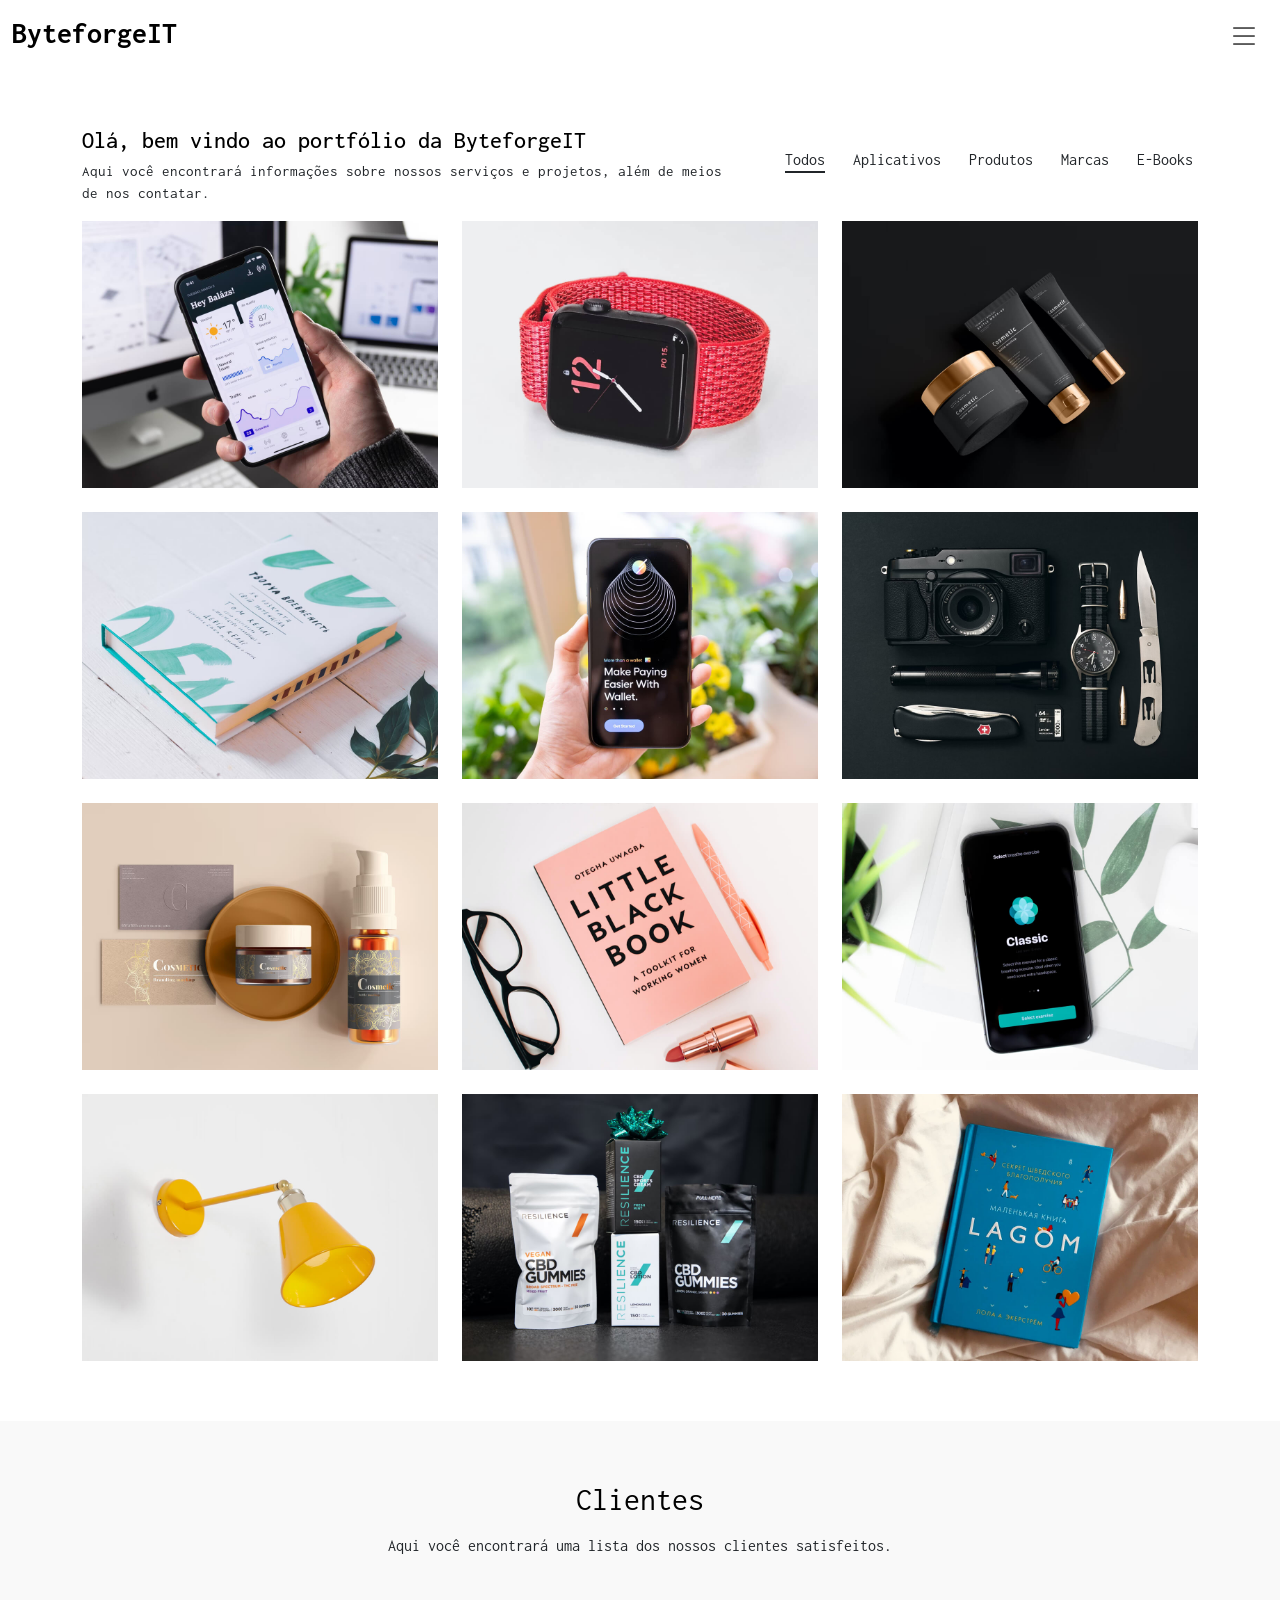
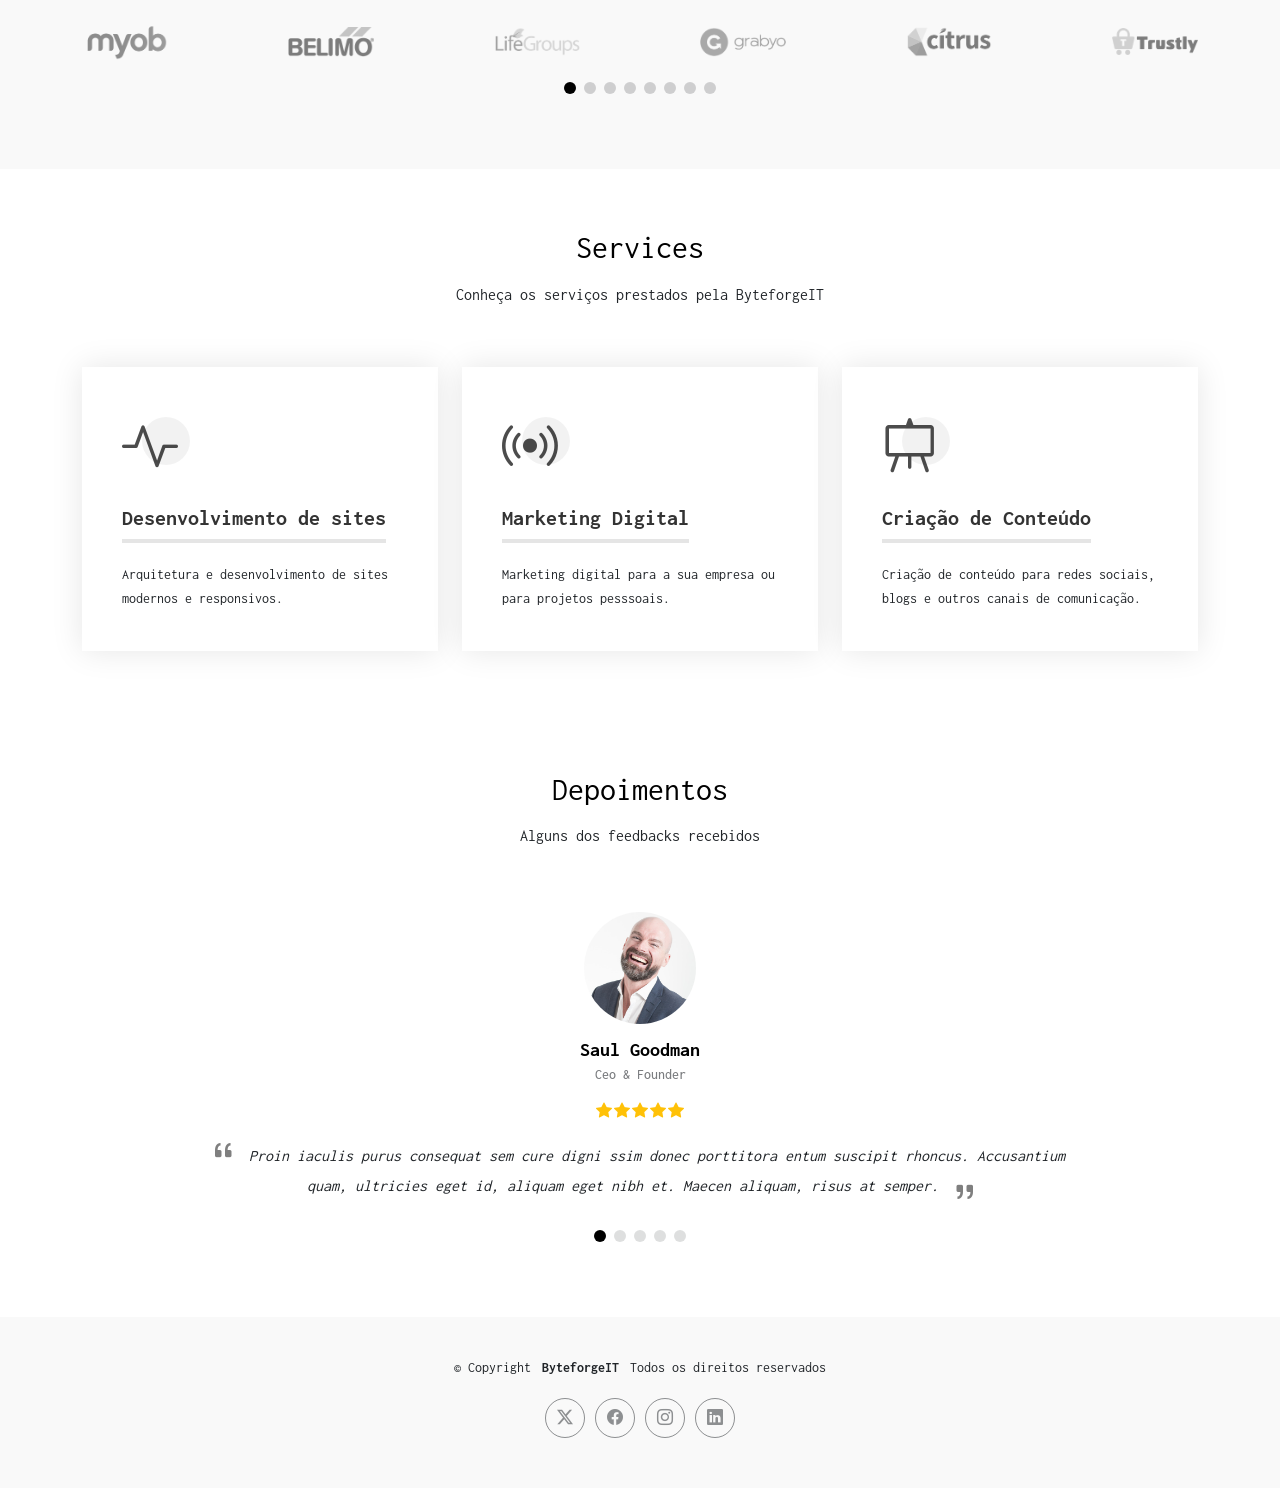
<file: index.html>
<!DOCTYPE html>
<html lang="en">

<head>
  <meta charset="utf-8">
  <meta content="width=device-width, initial-scale=1.0" name="viewport">
  <title>Index - byteforgeit</title>
  <meta name="description" content="">
  <meta name="keywords" content="">

  <!-- Favicons -->
  <link href="assets/img/favicon.png" rel="icon">
  <link href="assets/img/apple-touch-icon.png" rel="apple-touch-icon">

  <!-- Fonts -->
  <link href="https://fonts.googleapis.com" rel="preconnect">
  <link href="https://fonts.gstatic.com" rel="preconnect" crossorigin>
  <link href="https://fonts.googleapis.com/css2?family=Inconsolata:wght@200;300;400;500;600;700;800;900&display=swap" rel="stylesheet">

  <!-- Vendor CSS Files -->
  <link href="assets/vendor/bootstrap/css/bootstrap.min.css" rel="stylesheet">
  <link href="assets/vendor/bootstrap-icons/bootstrap-icons.css" rel="stylesheet">
  <link href="assets/vendor/aos/aos.css" rel="stylesheet">
  <link href="assets/vendor/glightbox/css/glightbox.min.css" rel="stylesheet">
  <link href="assets/vendor/swiper/swiper-bundle.min.css" rel="stylesheet">

  <!-- Main CSS File -->
  <link href="assets/css/main.css" rel="stylesheet">

  <!-- =======================================================
  * Template Name: MyPortfolio
  * Template URL: https://bootstrapmade.com/myportfolio-bootstrap-portfolio-website-template/
  * Updated: Aug 08 2024 with Bootstrap v5.3.3
  * Author: BootstrapMade.com
  * License: https://bootstrapmade.com/license/
  ======================================================== -->
</head>

<body class="index-page">

  <header id="header" class="header d-flex align-items-center sticky-top">
    <div class="container-fluid  position-relative d-flex align-items-center justify-content-between">

      <a href="index.html" class="logo d-flex align-items-center">
        <!-- Uncomment the line below if you also wish to use an image logo -->
        <!-- <img src="assets/img/logo.png" alt=""> -->
        <h1 class="sitename">ByteforgeIT</h1>
      </a>

      <nav id="navmenu" class="navmenu">
        <ul>
          <li><a href="index.html" class="active">Home</a></li>
          <li><a href="contact.html">Contact</a></li>
        </ul>
        <i class="mobile-nav-toggle d-xl-none bi bi-list"></i>
      </nav>

    </div>
  </header>

  <main class="main">

    <!-- Portfolio Section -->
    <section id="portfolio" class="portfolio section">

      <div class="container">

        <div class="isotope-layout" data-default-filter="*" data-layout="masonry" data-sort="original-order">

          <div class="row align-items-center">
            <div class="col-lg-7 portfolio-info">
              <h3>Olá, bem vindo ao portfólio da ByteforgeIT</h3>
              <p>Aqui você encontrará informações sobre nossos serviços e projetos, além de meios de nos contatar.</p>
            </div>
            <div class="col-lg-5 text-center text-lg-end">
              <ul class="portfolio-filters isotope-filters" data-aos="fade-up" data-aos-delay="100">
                <li data-filter="*" class="filter-active">Todos</li>
                <li data-filter=".filter-app">Aplicativos</li>
                <li data-filter=".filter-product">Produtos</li>
                <li data-filter=".filter-branding">Marcas</li>
                <li data-filter=".filter-books">E-Books</li>
              </ul><!-- End Portfolio Filters -->
            </div>
          </div>

          <div class="row gy-4 isotope-container" data-aos="fade-up" data-aos-delay="200" style="position: relative; height: 1344px;">

            <div class="col-lg-4 col-md-6 portfolio-item isotope-item filter-app" style="position: absolute; left: 0px; top: 0px;">
              <div class="portfolio-content h-100">
                <img src="assets/img/portfolio/app-1.jpg" class="img-fluid" alt="">
                <div class="portfolio-info">
                  <h4>App 1</h4>
                  <p>Lorem ipsum</p>
                  <div>
                    <a href="assets/img/portfolio/app-1.jpg" title="App 1" data-gallery="portfolio-gallery-app" class="glightbox preview-link"><i class="bi bi-zoom-in"></i></a>                  </div>
                </div>
              </div>
            </div><!-- End Portfolio Item -->

            <div class="col-lg-4 col-md-6 portfolio-item isotope-item filter-product" style="position: absolute; left: 440px; top: 0px;">
              <div class="portfolio-content h-100">
                <img src="assets/img/portfolio/product-1.jpg" class="img-fluid" alt="">
                <div class="portfolio-info">
                  <h4>Product 1</h4>
                  <p>Lorem ipsum</p>
                  <div>
                    <a href="assets/img/portfolio/product-1.jpg" title="Product 1" data-gallery="portfolio-gallery-product" class="glightbox preview-link"><i class="bi bi-zoom-in"></i></a>                  </div>
                </div>
              </div>
            </div><!-- End Portfolio Item -->

            <div class="col-lg-4 col-md-6 portfolio-item isotope-item filter-branding" style="position: absolute; left: 880px; top: 0px;">
              <div class="portfolio-content h-100">
                <img src="assets/img/portfolio/branding-1.jpg" class="img-fluid" alt="">
                <div class="portfolio-info">
                  <h4>Branding 1</h4>
                  <p>Lorem ipsum</p>
                  <div>
                    <a href="assets/img/portfolio/branding-1.jpg" title="Branding 1" data-gallery="portfolio-gallery-branding" class="glightbox preview-link"><i class="bi bi-zoom-in"></i></a>                  </div>
                </div>
              </div>
            </div><!-- End Portfolio Item -->

            <div class="col-lg-4 col-md-6 portfolio-item isotope-item filter-books" style="position: absolute; left: 0px; top: 336px;">
              <div class="portfolio-content h-100">
                <img src="assets/img/portfolio/books-1.jpg" class="img-fluid" alt="">
                <div class="portfolio-info">
                  <h4>Books 1</h4>
                  <p>Lorem ipsum</p>
                  <div>
                    <a href="assets/img/portfolio/books-1.jpg" title="Branding 1" data-gallery="portfolio-gallery-book" class="glightbox preview-link"><i class="bi bi-zoom-in"></i></a>                  </div>
                </div>
              </div>
            </div><!-- End Portfolio Item -->

            <div class="col-lg-4 col-md-6 portfolio-item isotope-item filter-app" style="position: absolute; left: 440px; top: 336px;">
              <div class="portfolio-content h-100">
                <img src="assets/img/portfolio/app-2.jpg" class="img-fluid" alt="">
                <div class="portfolio-info">
                  <h4>App 2</h4>
                  <p>Lorem ipsum</p>
                  <div>
                    <a href="assets/img/portfolio/app-2.jpg" title="App 2" data-gallery="portfolio-gallery-app" class="glightbox preview-link"><i class="bi bi-zoom-in"></i></a>                  </div>
                </div>
              </div>
            </div><!-- End Portfolio Item -->

            <div class="col-lg-4 col-md-6 portfolio-item isotope-item filter-product" style="position: absolute; left: 880px; top: 336px;">
              <div class="portfolio-content h-100">
                <img src="assets/img/portfolio/product-2.jpg" class="img-fluid" alt="">
                <div class="portfolio-info">
                  <h4>Product 2</h4>
                  <p>Lorem ipsum</p>
                  <div>
                    <a href="assets/img/portfolio/product-2.jpg" title="Product 2" data-gallery="portfolio-gallery-product" class="glightbox preview-link"><i class="bi bi-zoom-in"></i></a>                  </div>
                </div>
              </div>
            </div><!-- End Portfolio Item -->

            <div class="col-lg-4 col-md-6 portfolio-item isotope-item filter-branding" style="position: absolute; left: 0px; top: 672px;">
              <div class="portfolio-content h-100">
                <img src="assets/img/portfolio/branding-2.jpg" class="img-fluid" alt="">
                <div class="portfolio-info">
                  <h4>Branding 2</h4>
                  <p>Lorem ipsum</p>
                  <div>
                    <a href="assets/img/portfolio/branding-2.jpg" title="Branding 2" data-gallery="portfolio-gallery-branding" class="glightbox preview-link"><i class="bi bi-zoom-in"></i></a>                  </div>
                </div>
              </div>
            </div><!-- End Portfolio Item -->

            <div class="col-lg-4 col-md-6 portfolio-item isotope-item filter-books" style="position: absolute; left: 440px; top: 672px;">
              <div class="portfolio-content h-100">
                <img src="assets/img/portfolio/books-2.jpg" class="img-fluid" alt="">
                <div class="portfolio-info">
                  <h4>Books 2</h4>
                  <p>Lorem ipsum</p>
                  <div>
                    <a href="assets/img/portfolio/books-2.jpg" title="Branding 2" data-gallery="portfolio-gallery-book" class="glightbox preview-link"><i class="bi bi-zoom-in"></i></a>                  </div>
                </div>
              </div>
            </div><!-- End Portfolio Item -->

            <div class="col-lg-4 col-md-6 portfolio-item isotope-item filter-app" style="position: absolute; left: 880px; top: 672px;">
              <div class="portfolio-content h-100">
                <img src="assets/img/portfolio/app-3.jpg" class="img-fluid" alt="">
                <div class="portfolio-info">
                  <h4>App 3</h4>
                  <p>Lorem ipsum</p>
                  <div>
                    <a href="assets/img/portfolio/app-3.jpg" title="App 3" data-gallery="portfolio-gallery-app" class="glightbox preview-link"><i class="bi bi-zoom-in"></i></a>                  </div>
                </div>
              </div>
            </div><!-- End Portfolio Item -->

            <div class="col-lg-4 col-md-6 portfolio-item isotope-item filter-product" style="position: absolute; left: 0px; top: 1008px;">
              <div class="portfolio-content h-100">
                <img src="assets/img/portfolio/product-3.jpg" class="img-fluid" alt="">
                <div class="portfolio-info">
                  <h4>Product 3</h4>
                  <p>Lorem ipsum</p>
                  <div>
                    <a href="assets/img/portfolio/product-3.jpg" title="Product 3" data-gallery="portfolio-gallery-product" class="glightbox preview-link"><i class="bi bi-zoom-in"></i></a>                  </div>
                </div>
              </div>
            </div><!-- End Portfolio Item -->

            <div class="col-lg-4 col-md-6 portfolio-item isotope-item filter-branding" style="position: absolute; left: 440px; top: 1008px;">
              <div class="portfolio-content h-100">
                <img src="assets/img/portfolio/branding-3.jpg" class="img-fluid" alt="">
                <div class="portfolio-info">
                  <h4>Branding 3</h4>
                  <p>Lorem ipsum</p>
                  <div>
                    <a href="assets/img/portfolio/branding-3.jpg" title="Branding 2" data-gallery="portfolio-gallery-branding" class="glightbox preview-link"><i class="bi bi-zoom-in"></i></a>                  </div>
                </div>
              </div>
            </div><!-- End Portfolio Item -->

            <div class="col-lg-4 col-md-6 portfolio-item isotope-item filter-books" style="position: absolute; left: 880px; top: 1008px;">
              <div class="portfolio-content h-100">
                <img src="assets/img/portfolio/books-3.jpg" class="img-fluid" alt="">
                <div class="portfolio-info">
                  <h4>Books 3</h4>
                  <p>Lorem ipsum</p>
                  <div>
                    <a href="assets/img/portfolio/books-3.jpg" title="Branding 3" data-gallery="portfolio-gallery-book" class="glightbox preview-link"><i class="bi bi-zoom-in"></i></a>                  </div>
                </div>
              </div>
            </div><!-- End Portfolio Item -->

          </div><!-- End Portfolio Container -->

        </div>

      </div>

    </section><!-- /Portfolio Section -->

    <!-- Clients Section -->
    <section id="clients" class="clients section light-background">

      <!-- Section Title -->
      <div class="container section-title" data-aos="fade-up">
        <h2>Clientes</h2>
        <p>Aqui você encontrará uma lista dos nossos clientes satisfeitos.</p>
      </div><!-- End Section Title -->

      <div class="container" data-aos="fade-up" data-aos-delay="100">

        <div class="swiper init-swiper">
          <script type="application/json" class="swiper-config">
            {
              "loop": true,
              "speed": 600,
              "autoplay": {
                "delay": 5000
              },
              "slidesPerView": "auto",
              "pagination": {
                "el": ".swiper-pagination",
                "type": "bullets",
                "clickable": true
              },
              "breakpoints": {
                "320": {
                  "slidesPerView": 2,
                  "spaceBetween": 40
                },
                "480": {
                  "slidesPerView": 3,
                  "spaceBetween": 60
                },
                "640": {
                  "slidesPerView": 4,
                  "spaceBetween": 80
                },
                "992": {
                  "slidesPerView": 6,
                  "spaceBetween": 120
                }
              }
            }
          </script>
          <div class="swiper-wrapper align-items-center">
            <div class="swiper-slide"><img src="assets/img/clients/client-1.png" class="img-fluid" alt=""></div>
            <div class="swiper-slide"><img src="assets/img/clients/client-2.png" class="img-fluid" alt=""></div>
            <div class="swiper-slide"><img src="assets/img/clients/client-3.png" class="img-fluid" alt=""></div>
            <div class="swiper-slide"><img src="assets/img/clients/client-4.png" class="img-fluid" alt=""></div>
            <div class="swiper-slide"><img src="assets/img/clients/client-5.png" class="img-fluid" alt=""></div>
            <div class="swiper-slide"><img src="assets/img/clients/client-6.png" class="img-fluid" alt=""></div>
            <div class="swiper-slide"><img src="assets/img/clients/client-7.png" class="img-fluid" alt=""></div>
            <div class="swiper-slide"><img src="assets/img/clients/client-8.png" class="img-fluid" alt=""></div>
          </div>
          <div class="swiper-pagination"></div>
        </div>

      </div>

    </section><!-- /Clients Section -->

    <!-- Services Section -->
    <section id="services" class="services section">

      <!-- Section Title -->
      <div class="container section-title" data-aos="fade-up">
        <h2>Services</h2>
        <p>Conheça os serviços prestados pela ByteforgeIT</p>
      </div><!-- End Section Title -->

      <div class="container">

        <div class="row gy-4">

          <div class="col-lg-4 col-md-6" data-aos="fade-up" data-aos-delay="100">
            <div class="service-item  position-relative">
              <div class="icon">
                <i class="bi bi-activity"></i>
              </div>
              <h3>Desenvolvimento de sites</h3>
              <p>Arquitetura e desenvolvimento de sites modernos e responsivos.</p>            </div>
          </div><!-- End Service Item -->

          <div class="col-lg-4 col-md-6" data-aos="fade-up" data-aos-delay="200">
            <div class="service-item position-relative">
              <div class="icon">
                <i class="bi bi-broadcast"></i>
              </div>
              <h3>Marketing Digital</h3>
              <p>Marketing digital para a sua empresa ou para projetos pesssoais.</p>            </div>
          </div><!-- End Service Item -->

          <div class="col-lg-4 col-md-6" data-aos="fade-up" data-aos-delay="300">
            <div class="service-item position-relative">
              <div class="icon">
                <i class="bi bi-easel"></i>
              </div>
              <h3>Criação de Conteúdo</h3>
              <p>Criação de conteúdo para redes sociais, blogs e outros canais de comunicação.</p>            </div>
          </div><!-- End Service Item -->

          <!-- <div class="col-lg-4 col-md-6" data-aos="fade-up" data-aos-delay="400">
            <div class="service-item position-relative">
              <div class="icon">
                <i class="bi bi-bounding-box-circles"></i>
              </div>
              <h3>Asperiores Commodit</h3>
              <p>Non et temporibus minus omnis sed dolor esse consequatur. Cupiditate sed error ea fuga sit provident adipisci neque.</p>            </div> 
          </div>--> <!-- End Service Item -->

          <!-- <div class="col-lg-4 col-md-6" data-aos="fade-up" data-aos-delay="500">
            <div class="service-item position-relative">
              <div class="icon">
                <i class="bi bi-calendar4-week"></i>
              </div>
              <h3>Velit Doloremque</h3>
              <p>Cumque et suscipit saepe. Est maiores autem enim facilis ut aut ipsam corporis aut. Sed animi at autem alias eius labore.</p>            </div>
          </div> --> <!-- End Service Item -->

          <!-- <div class="col-lg-4 col-md-6" data-aos="fade-up" data-aos-delay="600">
            <div class="service-item position-relative">
              <div class="icon">
                <i class="bi bi-chat-square-text"></i>
              </div>
              <h3>Dolori Architecto</h3>
              <p>Hic molestias ea quibusdam eos. Fugiat enim doloremque aut neque non et debitis iure. Corrupti recusandae ducimus enim.</p>            </div> 
          </div>--> <!-- End Service Item -->

        </div>

      </div>

    </section><!-- /Services Section -->

    <!-- Testimonials Section -->
    <section id="testimonials" class="testimonials section">

      <!-- Section Title -->
      <div class="container section-title" data-aos="fade-up">
        <h2>Depoimentos</h2>
        <p>Alguns dos feedbacks recebidos</p>
      </div><!-- End Section Title -->

      <div class="container" data-aos="fade-up" data-aos-delay="100">

        <div class="swiper init-swiper">
          <script type="application/json" class="swiper-config">
            {
              "loop": true,
              "speed": 600,
              "autoplay": {
                "delay": 5000
              },
              "slidesPerView": "auto",
              "pagination": {
                "el": ".swiper-pagination",
                "type": "bullets",
                "clickable": true
              }
            }
          </script>
          <div class="swiper-wrapper">

            <div class="swiper-slide">
              <div class="testimonial-item">
                <img src="assets/img/testimonials/testimonials-1.jpg" class="testimonial-img" alt="">
                <h3>Saul Goodman</h3>
                <h4>Ceo &amp; Founder</h4>
                <div class="stars">
                  <i class="bi bi-star-fill"></i><i class="bi bi-star-fill"></i><i class="bi bi-star-fill"></i><i class="bi bi-star-fill"></i><i class="bi bi-star-fill"></i>
                </div>
                <p>
                  <i class="bi bi-quote quote-icon-left"></i>
                  <span>Proin iaculis purus consequat sem cure digni ssim donec porttitora entum suscipit rhoncus. Accusantium quam, ultricies eget id, aliquam eget nibh et. Maecen aliquam, risus at semper.</span>
                  <i class="bi bi-quote quote-icon-right"></i>
                </p>
              </div>
            </div><!-- End testimonial item -->

            <div class="swiper-slide">
              <div class="testimonial-item">
                <img src="assets/img/testimonials/testimonials-2.jpg" class="testimonial-img" alt="">
                <h3>Sara Wilsson</h3>
                <h4>Designer</h4>
                <div class="stars">
                  <i class="bi bi-star-fill"></i><i class="bi bi-star-fill"></i><i class="bi bi-star-fill"></i><i class="bi bi-star-fill"></i><i class="bi bi-star-fill"></i>
                </div>
                <p>
                  <i class="bi bi-quote quote-icon-left"></i>
                  <span>Export tempor illum tamen malis malis eram quae irure esse labore quem cillum quid cillum eram malis quorum velit fore eram velit sunt aliqua noster fugiat irure amet legam anim culpa.</span>
                  <i class="bi bi-quote quote-icon-right"></i>
                </p>
              </div>
            </div><!-- End testimonial item -->

            <div class="swiper-slide">
              <div class="testimonial-item">
                <img src="assets/img/testimonials/testimonials-3.jpg" class="testimonial-img" alt="">
                <h3>Jena Karlis</h3>
                <h4>Store Owner</h4>
                <div class="stars">
                  <i class="bi bi-star-fill"></i><i class="bi bi-star-fill"></i><i class="bi bi-star-fill"></i><i class="bi bi-star-fill"></i><i class="bi bi-star-fill"></i>
                </div>
                <p>
                  <i class="bi bi-quote quote-icon-left"></i>
                  <span>Enim nisi quem export duis labore cillum quae magna enim sint quorum nulla quem veniam duis minim tempor labore quem eram duis noster aute amet eram fore quis sint minim.</span>
                  <i class="bi bi-quote quote-icon-right"></i>
                </p>
              </div>
            </div><!-- End testimonial item -->

            <div class="swiper-slide">
              <div class="testimonial-item">
                <img src="assets/img/testimonials/testimonials-4.jpg" class="testimonial-img" alt="">
                <h3>Matt Brandon</h3>
                <h4>Freelancer</h4>
                <div class="stars">
                  <i class="bi bi-star-fill"></i><i class="bi bi-star-fill"></i><i class="bi bi-star-fill"></i><i class="bi bi-star-fill"></i><i class="bi bi-star-fill"></i>
                </div>
                <p>
                  <i class="bi bi-quote quote-icon-left"></i>
                  <span>Fugiat enim eram quae cillum dolore dolor amet nulla culpa multos export minim fugiat minim velit minim dolor enim duis veniam ipsum anim magna sunt elit fore quem dolore labore illum veniam.</span>
                  <i class="bi bi-quote quote-icon-right"></i>
                </p>
              </div>
            </div><!-- End testimonial item -->

            <div class="swiper-slide">
              <div class="testimonial-item">
                <img src="assets/img/testimonials/testimonials-5.jpg" class="testimonial-img" alt="">
                <h3>John Larson</h3>
                <h4>Entrepreneur</h4>
                <div class="stars">
                  <i class="bi bi-star-fill"></i><i class="bi bi-star-fill"></i><i class="bi bi-star-fill"></i><i class="bi bi-star-fill"></i><i class="bi bi-star-fill"></i>
                </div>
                <p>
                  <i class="bi bi-quote quote-icon-left"></i>
                  <span>Quis quorum aliqua sint quem legam fore sunt eram irure aliqua veniam tempor noster veniam enim culpa labore duis sunt culpa nulla illum cillum fugiat legam esse veniam culpa fore nisi cillum quid.</span>
                  <i class="bi bi-quote quote-icon-right"></i>
                </p>
              </div>
            </div><!-- End testimonial item -->

          </div>
          <div class="swiper-pagination"></div>
        </div>

      </div>

    </section><!-- /Testimonials Section -->

  </main>

  <footer id="footer" class="footer light-background">

    <div class="container">
      <div class="copyright text-center ">
        <p>© <span>Copyright</span> <strong class="px-1 sitename">ByteforgeIT</strong> <span>Todos os direitos reservados</span></p>
      </div>
      <div class="social-links d-flex justify-content-center">
        <a href=""><i class="bi bi-twitter-x"></i></a>
        <a href=""><i class="bi bi-facebook"></i></a>
        <a href=""><i class="bi bi-instagram"></i></a>
        <a href=""><i class="bi bi-linkedin"></i></a>
      </div>
      <div class="credits">
        <!-- All the links in the footer should remain intact. -->
        <!-- You can delete the links only if you've purchased the pro version. -->
        <!-- Licensing information: https://bootstrapmade.com/license/ -->
        <!-- Purchase the pro version with working PHP/AJAX contact form: [buy-url] -->
        <!-- Designed by <a href="https://bootstrapmade.com/">BootstrapMade</a> Distributed by <a href="https://themewagon.com" target="_blank">ThemeWagon</a> -->
      </div>
    </div>

  </footer>

  <!-- Scroll Top -->
  <a href="#" id="scroll-top" class="scroll-top d-flex align-items-center justify-content-center"><i class="bi bi-arrow-up-short"></i></a>

  <!-- Preloader -->
  <div id="preloader"></div>

  <!-- Vendor JS Files -->
  <script src="assets/vendor/bootstrap/js/bootstrap.bundle.min.js"></script>
  <script src="assets/vendor/php-email-form/validate.js"></script>
  <script src="assets/vendor/aos/aos.js"></script>
  <script src="assets/vendor/glightbox/js/glightbox.min.js"></script>
  <script src="assets/vendor/imagesloaded/imagesloaded.pkgd.min.js"></script>
  <script src="assets/vendor/isotope-layout/isotope.pkgd.min.js"></script>
  <script src="assets/vendor/swiper/swiper-bundle.min.js"></script>

  <!-- Main JS File -->
  <script src="assets/js/main.js"></script>

</body>

</html>
</file>
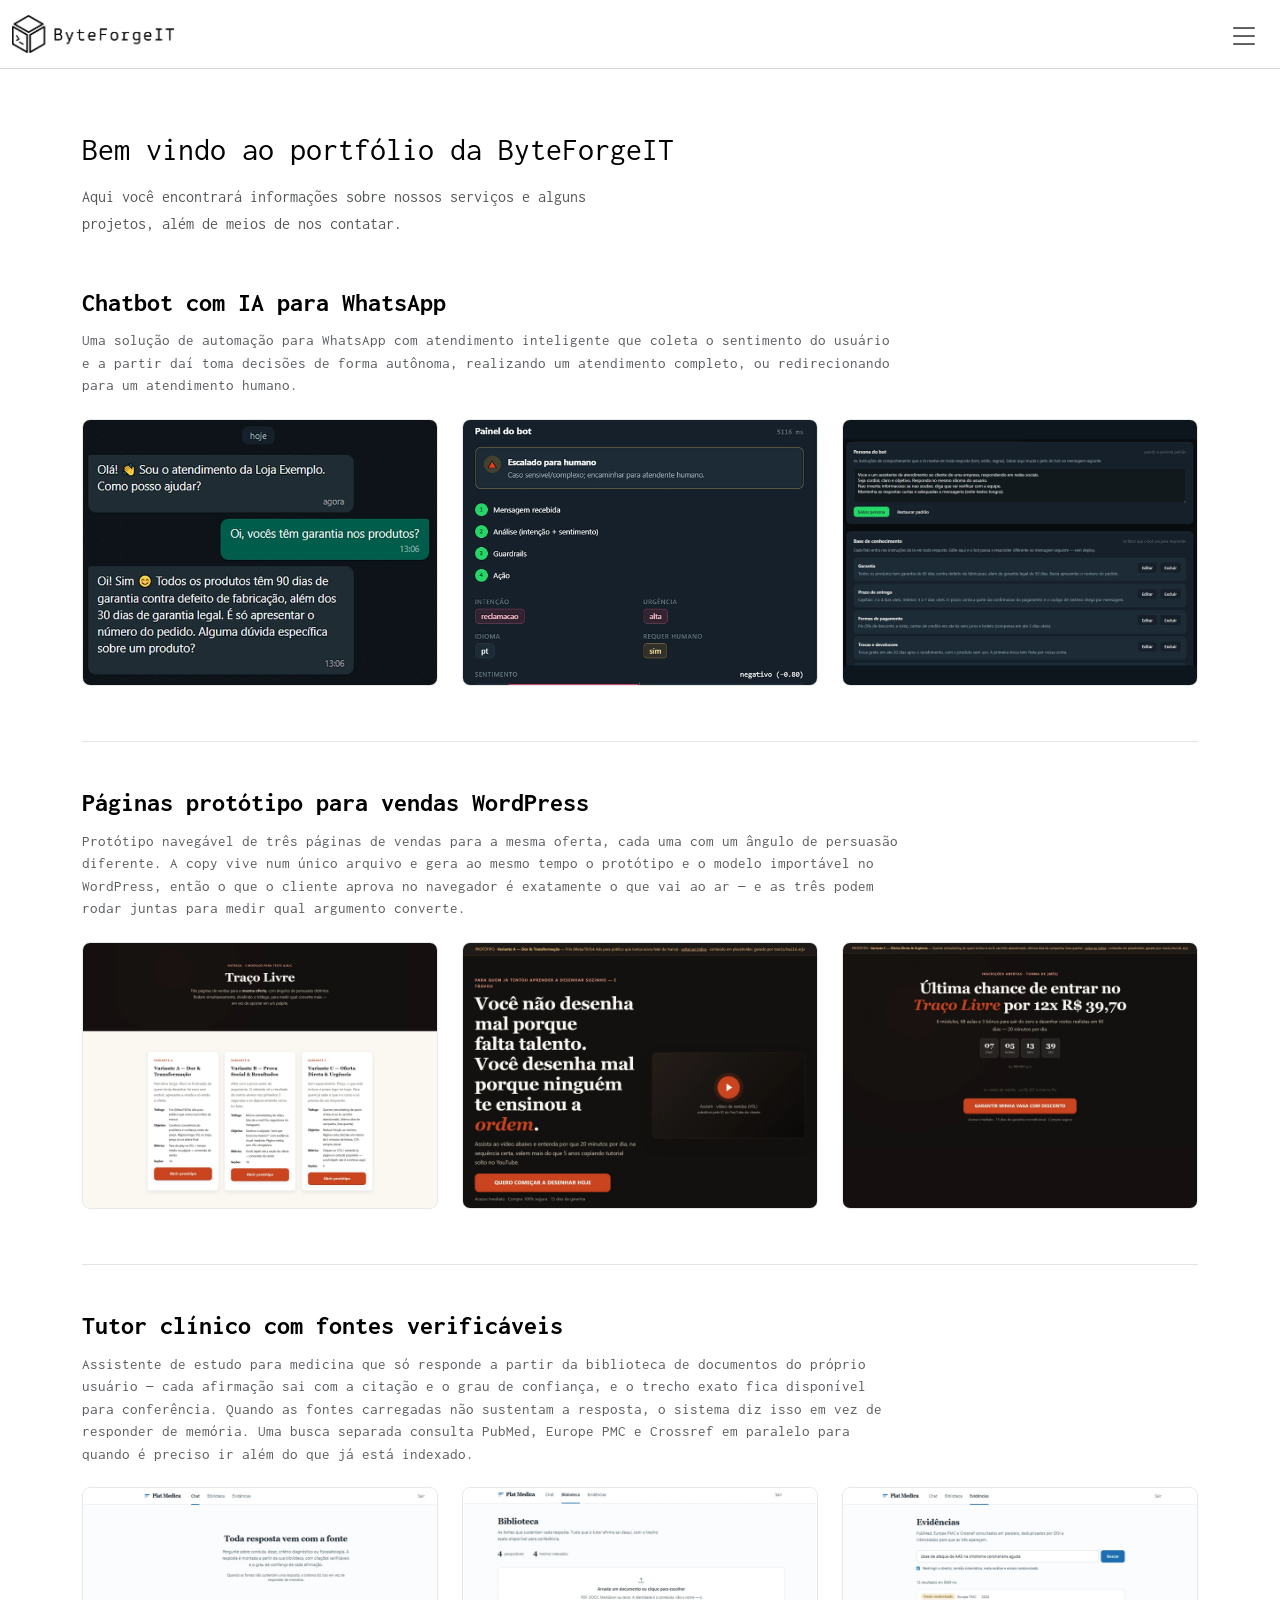
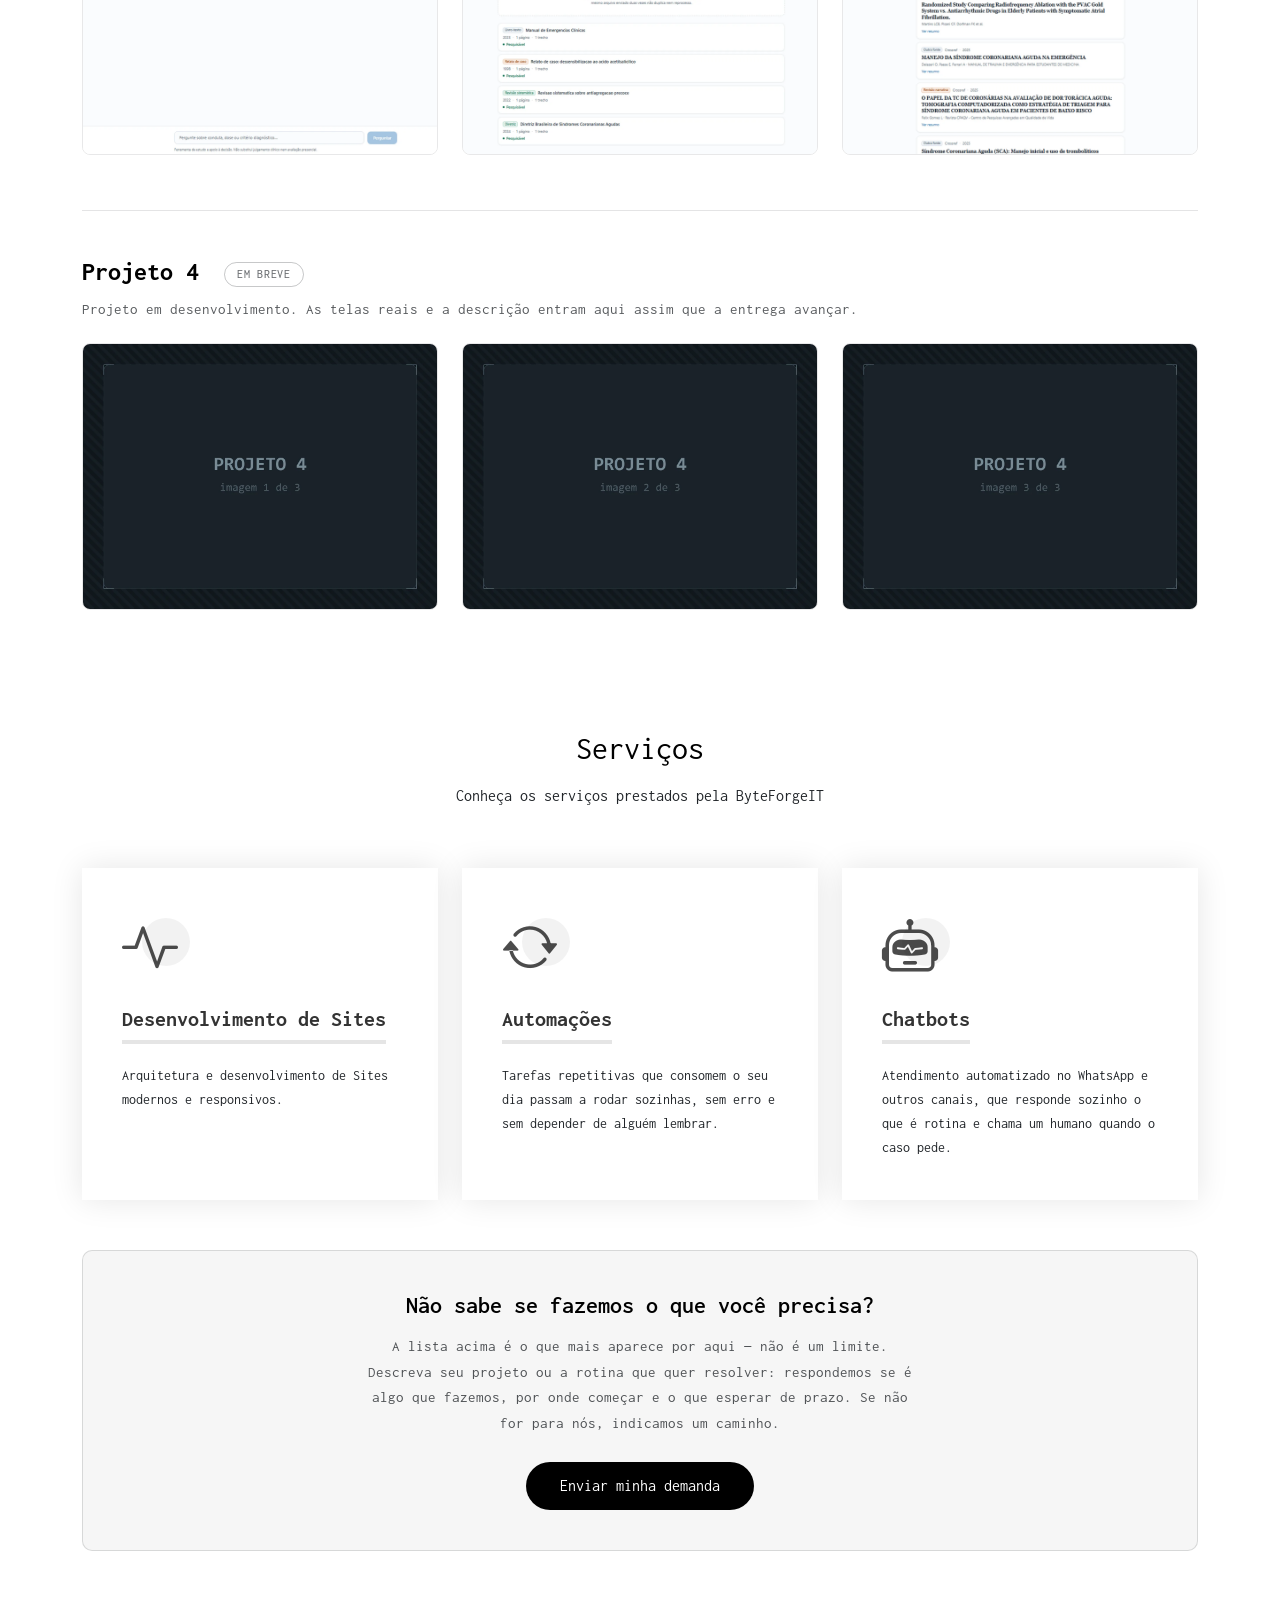
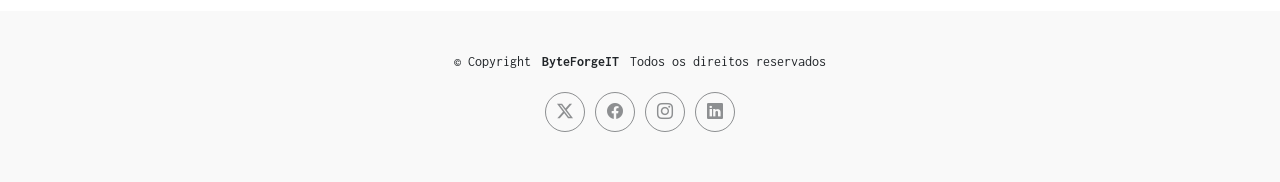
<file: pages/index.html>
<!DOCTYPE html>
<html lang="en">

<head>
  <meta charset="utf-8">
  <meta content="width=device-width, initial-scale=1.0" name="viewport">
  <title>ByteForgeIT</title>
  <meta name="description" content="">
  <meta name="keywords" content="">

  <!-- Favicons -->
  <link href="assets/img/favicon.png" rel="icon">
  <link href="assets/img/apple-touch-icon.png" rel="apple-touch-icon">

  <!-- Fonts -->
  <link href="https://fonts.googleapis.com" rel="preconnect">
  <link href="https://fonts.gstatic.com" rel="preconnect" crossorigin>
  <link href="https://fonts.googleapis.com/css2?family=Inconsolata:wght@200;300;400;500;600;700;800;900&display=swap" rel="stylesheet">

  <!-- Vendor CSS Files -->
  <link href="assets/vendor/bootstrap/css/bootstrap.min.css" rel="stylesheet">
  <link href="assets/vendor/bootstrap-icons/bootstrap-icons.css" rel="stylesheet">
  <link href="assets/vendor/aos/aos.css" rel="stylesheet">
  <link href="assets/vendor/glightbox/css/glightbox.min.css" rel="stylesheet">
  <link href="assets/vendor/swiper/swiper-bundle.min.css" rel="stylesheet">

  <!-- Main CSS File -->
  <link href="assets/css/main.css" rel="stylesheet">

  <!-- Custom CSS File -->
  <link href="assets/css/custom.css" rel="stylesheet">

  <!-- =======================================================
  * Template Name: MyPortfolio
  * Template URL: https://bootstrapmade.com/myportfolio-bootstrap-portfolio-website-template/
  * Updated: Aug 08 2024 with Bootstrap v5.3.3
  * Author: BootstrapMade.com
  * License: https://bootstrapmade.com/license/
  ======================================================== -->
</head>

<body class="index-page">

  <header id="header" class="header d-flex align-items-center sticky-top">
    <div class="container-fluid  position-relative d-flex align-items-center justify-content-between">

      <a href="index.html" class="logo d-flex align-items-center">
        <h1 class="sitename"><img src="assets/img/logo-byteforgeit.png" alt="ByteForgeIT"></h1>
      </a>

      <nav id="navmenu" class="navmenu">
        <ul>
          <li><a href="index.html" class="active">Home</a></li>
          <li><a href="contact.html">Contact</a></li>
        </ul>
        <i class="mobile-nav-toggle d-xl-none bi bi-list"></i>
      </nav>

    </div>
  </header>

  <main class="main">

    <!-- Portfolio Section -->
    <section id="portfolio" class="portfolio section">

      <div class="container">

        <div class="row align-items-center">
          <div class="col-12 portfolio-intro">
            <h2>Bem vindo ao portfólio da ByteForgeIT</h2>
            <p>Aqui você encontrará informações sobre nossos serviços e alguns projetos, além de meios de nos contatar.</p>
          </div>
        </div>

        <!-- ==========================================================
             Projeto: Chatbot com IA
             Para adicionar um novo projeto, copie todo o bloco
             .portfolio-project abaixo, troque o título, a descrição e
             as 3 imagens. Tamanho recomendado das capas: 1600x1200
             (4:3), WebP até ~200 KB — o CSS (assets/css/custom.css)
             recorta o centro de qualquer outra proporção para 4:3.
             ========================================================== -->
        <div class="portfolio-project" data-aos="fade-up" data-aos-delay="100">

          <div class="portfolio-project-header">
            <h3>Chatbot com IA para WhatsApp</h3>
            <p>Uma solução de automação para WhatsApp com atendimento inteligente que coleta o sentimento do usuário e a partir daí toma decisões de forma autônoma, realizando um atendimento completo, ou redirecionando para um atendimento humano.</p>
          </div>

          <div class="row gy-4">

            <div class="col-lg-4 col-md-6">
              <div class="portfolio-content h-100">
                <img src="assets/img/portfolio/wppbot-1.webp" class="img-fluid" alt="Chatbot com IA: conversa no WhatsApp em que o cliente pergunta sobre garantia e o bot responde sozinho com o prazo de 90 dias">
                <div class="portfolio-info">
                  <h4>A conversa</h4>
                  <p>O cliente pergunta, o bot responde sozinho — com o dado certo.</p>
                  <div>
                    <a href="assets/img/portfolio/wppbot-1.webp" title="Chatbot com IA — a conversa" data-gallery="portfolio-gallery-wppbot" class="glightbox preview-link"><i class="bi bi-zoom-in"></i></a>
                  </div>
                </div>
              </div>
            </div><!-- End Portfolio Item -->

            <div class="col-lg-4 col-md-6">
              <div class="portfolio-content h-100">
                <img src="assets/img/portfolio/wppbot-2.webp" class="img-fluid" alt="Chatbot com IA: painel do bot classificando a mensagem como reclamação de urgência alta, sentimento negativo, e escalando para atendente humano">
                <div class="portfolio-info">
                  <h4>A decisão do bot</h4>
                  <p>Classifica intenção, urgência e sentimento — e escala quando precisa.</p>
                  <div>
                    <a href="assets/img/portfolio/wppbot-2.webp" title="Chatbot com IA — a decisão do bot" data-gallery="portfolio-gallery-wppbot" class="glightbox preview-link"><i class="bi bi-zoom-in"></i></a>
                  </div>
                </div>
              </div>
            </div><!-- End Portfolio Item -->

            <div class="col-lg-4 col-md-6">
              <div class="portfolio-content h-100">
                <img src="assets/img/portfolio/wppbot-3.webp" class="img-fluid" alt="Chatbot com IA: tela de configuração da persona do bot e da base de conhecimento, com fatos como garantia, prazo de entrega e formas de pagamento">
                <div class="portfolio-info">
                  <h4>Persona e base de conhecimento</h4>
                  <p>O cliente ajusta o tom e os fatos do bot — sem deploy.</p>
                  <div>
                    <a href="assets/img/portfolio/wppbot-3.webp" title="Chatbot com IA — persona e base de conhecimento" data-gallery="portfolio-gallery-wppbot" class="glightbox preview-link"><i class="bi bi-zoom-in"></i></a>
                  </div>
                </div>
              </div>
            </div><!-- End Portfolio Item -->

          </div>

        </div><!-- End Projeto: Chatbot com IA -->

        <!-- Projeto: Páginas protótipo -->
        <div class="portfolio-project" data-aos="fade-up" data-aos-delay="100">

          <div class="portfolio-project-header">
            <h3>Páginas protótipo para vendas WordPress</h3>
            <p>Protótipo navegável de três páginas de vendas para a mesma oferta, cada uma com um ângulo de persuasão diferente. A copy vive num único arquivo e gera ao mesmo tempo o protótipo e o modelo importável no WordPress, então o que o cliente aprova no navegador é exatamente o que vai ao ar — e as três podem rodar juntas para medir qual argumento converte.</p>
          </div>

          <div class="row gy-4">

            <div class="col-lg-4 col-md-6">
              <div class="portfolio-content h-100">
                <img src="assets/img/portfolio/traco-livre-1.webp" class="img-fluid" alt="Índice do protótipo com os três modelos de página lado a lado: variante A (dor e transformação, tráfego frio), variante B (prova social e resultados, tráfego morno) e variante C (oferta direta e urgência, tráfego quente), cada uma com objetivo, métrica e número de seções">
                <div class="portfolio-info">
                  <h4>Três ângulos, uma oferta</h4>
                  <p>O tráfego se divide entre as variantes e o número decide qual converte.</p>
                  <div>
                    <a href="assets/img/portfolio/traco-livre-1.webp" title="Páginas protótipo — três ângulos, uma oferta" data-gallery="portfolio-gallery-traco-livre" class="glightbox preview-link"><i class="bi bi-zoom-in"></i></a>
                  </div>
                </div>
              </div>
            </div><!-- End Portfolio Item -->

            <div class="col-lg-4 col-md-6">
              <div class="portfolio-content h-100">
                <img src="assets/img/portfolio/traco-livre-2.webp" class="img-fluid" alt="Topo da variante A: o título afirma que o problema não é falta de talento, e sim falta de ordem, ao lado do player do vídeo de vendas e do botão de compra">
                <div class="portfolio-info">
                  <h4>Variante A — tráfego frio</h4>
                  <p>Abre na dor, com o vídeo no topo; o preço só entra depois da confiança.</p>
                  <div>
                    <a href="assets/img/portfolio/traco-livre-2.webp" title="Páginas protótipo — variante A, tráfego frio" data-gallery="portfolio-gallery-traco-livre" class="glightbox preview-link"><i class="bi bi-zoom-in"></i></a>
                  </div>
                </div>
              </div>
            </div><!-- End Portfolio Item -->

            <div class="col-lg-4 col-md-6">
              <div class="portfolio-content h-100">
                <img src="assets/img/portfolio/traco-livre-3.webp" class="img-fluid" alt="Topo da variante C: preço parcelado em destaque, contador com os dias e horas restantes da turma e botão para garantir a vaga com desconto">
                <div class="portfolio-info">
                  <h4>Variante C — tráfego quente</h4>
                  <p>Preço, prazo e contador logo no topo: decisão em menos de dois minutos.</p>
                  <div>
                    <a href="assets/img/portfolio/traco-livre-3.webp" title="Páginas protótipo — variante C, tráfego quente" data-gallery="portfolio-gallery-traco-livre" class="glightbox preview-link"><i class="bi bi-zoom-in"></i></a>
                  </div>
                </div>
              </div>
            </div><!-- End Portfolio Item -->

          </div>

        </div><!-- End Projeto: Páginas protótipo -->

        <!-- Projeto: Plat Medica -->
        <div class="portfolio-project" data-aos="fade-up" data-aos-delay="100">

          <div class="portfolio-project-header">
            <h3>Tutor clínico com fontes verificáveis</h3>
            <p>Assistente de estudo para medicina que só responde a partir da biblioteca de documentos do próprio usuário — cada afirmação sai com a citação e o grau de confiança, e o trecho exato fica disponível para conferência. Quando as fontes carregadas não sustentam a resposta, o sistema diz isso em vez de responder de memória. Uma busca separada consulta PubMed, Europe PMC e Crossref em paralelo para quando é preciso ir além do que já está indexado.</p>
          </div>

          <div class="row gy-4">

            <div class="col-lg-4 col-md-6">
              <div class="portfolio-content h-100">
                <img src="assets/img/portfolio/plat-medica-1.webp" class="img-fluid" alt="Tutor clínico: tela de chat com a chamada &quot;Toda resposta vem com a fonte&quot;, campo para perguntar sobre conduta, dose ou critério diagnóstico e o aviso de que a ferramenta não substitui julgamento clínico">
                <div class="portfolio-info">
                  <h4>O chat</h4>
                  <p>Resposta montada a partir da biblioteca do usuário, com citação e grau de confiança.</p>
                  <div>
                    <a href="assets/img/portfolio/plat-medica-1.webp" title="Tutor clínico — o chat" data-gallery="portfolio-gallery-plat-medica" class="glightbox preview-link"><i class="bi bi-zoom-in"></i></a>
                  </div>
                </div>
              </div>
            </div><!-- End Portfolio Item -->

            <div class="col-lg-4 col-md-6">
              <div class="portfolio-content h-100">
                <img src="assets/img/portfolio/plat-medica-2.webp" class="img-fluid" alt="Tutor clínico: tela da biblioteca com área para arrastar PDF, DOCX ou Markdown e quatro documentos indexados — livro-texto, relato de caso, revisão sistemática e diretriz — cada um marcado como pesquisável">
                <div class="portfolio-info">
                  <h4>A biblioteca</h4>
                  <p>As fontes que sustentam cada resposta, com o trecho exato para conferência.</p>
                  <div>
                    <a href="assets/img/portfolio/plat-medica-2.webp" title="Tutor clínico — a biblioteca" data-gallery="portfolio-gallery-plat-medica" class="glightbox preview-link"><i class="bi bi-zoom-in"></i></a>
                  </div>
                </div>
              </div>
            </div><!-- End Portfolio Item -->

            <div class="col-lg-4 col-md-6">
              <div class="portfolio-content h-100">
                <img src="assets/img/portfolio/plat-medica-3.webp" class="img-fluid" alt="Tutor clínico: tela de evidências com busca por dose de ataque de AAS na síndrome coronariana aguda, filtro para restringir a diretriz, revisão sistemática, meta-análise e ensaio randomizado, e resultados vindos de Europe PMC e Crossref">
                <div class="portfolio-info">
                  <h4>A busca de evidências</h4>
                  <p>PubMed, Europe PMC e Crossref em paralelo, deduplicados por DOI.</p>
                  <div>
                    <a href="assets/img/portfolio/plat-medica-3.webp" title="Tutor clínico — a busca de evidências" data-gallery="portfolio-gallery-plat-medica" class="glightbox preview-link"><i class="bi bi-zoom-in"></i></a>
                  </div>
                </div>
              </div>
            </div><!-- End Portfolio Item -->

          </div>

        </div><!-- End Projeto: Plat Medica -->

        <!-- ==========================================================
             PROJETO EM PREPARAÇÃO — conteúdo provisório

             Para publicar como projeto real:
               1. substitua as 3 imagens projeto-4-*.webp (o ideal é
                  1600x1200; qualquer dimensão funciona, mas o CSS
                  recorta o centro para 4:3);
               2. troque título, descrição e as legendas de cada capa;
               3. remova o <span class="em-breve"> do título;
               4. remova a classe portfolio-project--em-breve do bloco;
               5. devolva o link do lightbox em cada capa, copiando de
                  um dos cards dos projetos publicados acima.
             ========================================================== -->

        <div class="portfolio-project portfolio-project--em-breve" data-aos="fade-up" data-aos-delay="100">

          <div class="portfolio-project-header">
            <h3>Projeto 4 <span class="em-breve">Em breve</span></h3>
            <p>Projeto em desenvolvimento. As telas reais e a descrição entram aqui assim que a entrega avançar.</p>
          </div>

          <div class="row gy-4">

            <div class="col-lg-4 col-md-6">
              <div class="portfolio-content h-100">
                <img src="assets/img/portfolio/projeto-4-1.webp" class="img-fluid" alt="Projeto 4: imagem ainda não disponível">
              </div>
            </div><!-- End Portfolio Item -->

            <div class="col-lg-4 col-md-6">
              <div class="portfolio-content h-100">
                <img src="assets/img/portfolio/projeto-4-2.webp" class="img-fluid" alt="Projeto 4: imagem ainda não disponível">
              </div>
            </div><!-- End Portfolio Item -->

            <div class="col-lg-4 col-md-6">
              <div class="portfolio-content h-100">
                <img src="assets/img/portfolio/projeto-4-3.webp" class="img-fluid" alt="Projeto 4: imagem ainda não disponível">
              </div>
            </div><!-- End Portfolio Item -->

          </div>

        </div><!-- End Projeto 4 -->

      </div>

    </section><!-- /Portfolio Section -->

    <!-- Clients Section -->
    <!-- <section id="clients" class="clients section light-background"> -->

      <!-- Section Title -->
      <!-- <div class="container section-title" data-aos="fade-up">
        <h2>Clientes</h2>
        <p>Aqui você encontrará uma lista dos nossos clientes satisfeitos.</p> -->
      <!-- </div>--> <!-- End Section Title -->

      <!-- <div class="container" data-aos="fade-up" data-aos-delay="100"> -->

        <!-- <div class="swiper init-swiper">
          <script type="application/json" class="swiper-config">
            {
              "loop": true,
              "speed": 600,
              "autoplay": {
                "delay": 5000
              },
              "slidesPerView": "auto",
              "pagination": {
                "el": ".swiper-pagination",
                "type": "bullets",
                "clickable": true
              },
              "breakpoints": {
                "320": {
                  "slidesPerView": 2,
                  "spaceBetween": 40
                },
                "480": {
                  "slidesPerView": 3,
                  "spaceBetween": 60
                },
                "640": {
                  "slidesPerView": 4,
                  "spaceBetween": 80
                },
                "992": {
                  "slidesPerView": 6,
                  "spaceBetween": 120
                }
              }
            }
          </script>
          <div class="swiper-wrapper align-items-center">
            <div class="swiper-slide"><img src="assets/img/clients/client-1.png" class="img-fluid" alt=""></div>
            <div class="swiper-slide"><img src="assets/img/clients/client-2.png" class="img-fluid" alt=""></div>
            <div class="swiper-slide"><img src="assets/img/clients/client-3.png" class="img-fluid" alt=""></div>
            <div class="swiper-slide"><img src="assets/img/clients/client-4.png" class="img-fluid" alt=""></div>
            <div class="swiper-slide"><img src="assets/img/clients/client-5.png" class="img-fluid" alt=""></div>
            <div class="swiper-slide"><img src="assets/img/clients/client-6.png" class="img-fluid" alt=""></div>
            <div class="swiper-slide"><img src="assets/img/clients/client-7.png" class="img-fluid" alt=""></div>
            <div class="swiper-slide"><img src="assets/img/clients/client-8.png" class="img-fluid" alt=""></div>
          </div>
          <div class="swiper-pagination"></div>
        </div>

      </div> -->

    <!-- </section>--> <!-- /Clients Section -->

    <!-- Services Section -->
    <section id="services" class="services section">

      <!-- Section Title -->
      <div class="container section-title" data-aos="fade-up">
        <h2>Serviços</h2>
        <p>Conheça os serviços prestados pela ByteForgeIT</p>
      </div><!-- End Section Title -->

      <div class="container">

        <div class="row gy-4">

          <div class="col-lg-4 col-md-6" data-aos="fade-up" data-aos-delay="100">
            <div class="service-item  position-relative">
              <div class="icon">
                <i class="bi bi-activity"></i>
              </div>
              <h3>Desenvolvimento de Sites</h3>
              <p>Arquitetura e desenvolvimento de Sites modernos e responsivos.</p>            </div>
          </div><!-- End Service Item -->

          <div class="col-lg-4 col-md-6" data-aos="fade-up" data-aos-delay="200">
            <div class="service-item position-relative">
              <div class="icon">
                <i class="bi bi-arrow-repeat"></i>
              </div>
              <h3>Automações</h3>
              <p>Tarefas repetitivas que consomem o seu dia passam a rodar sozinhas, sem erro e sem depender de alguém lembrar.</p>            </div>
          </div><!-- End Service Item -->

          <div class="col-lg-4 col-md-6" data-aos="fade-up" data-aos-delay="300">
            <div class="service-item position-relative">
              <div class="icon">
                <i class="bi bi-robot"></i>
              </div>
              <h3>Chatbots</h3>
              <p>Atendimento automatizado no WhatsApp e outros canais, que responde sozinho o que é rotina e chama um humano quando o caso pede.</p>            </div>
          </div><!-- End Service Item -->

          <!-- <div class="col-lg-4 col-md-6" data-aos="fade-up" data-aos-delay="400">
            <div class="service-item position-relative">
              <div class="icon">
                <i class="bi bi-bounding-box-circles"></i>
              </div>
              <h3>Asperiores Commodit</h3>
              <p>Non et temporibus minus omnis sed dolor esse consequatur. Cupiditate sed error ea fuga sit provident adipisci neque.</p>            </div> 
          </div>--> <!-- End Service Item -->

          <!-- <div class="col-lg-4 col-md-6" data-aos="fade-up" data-aos-delay="500">
            <div class="service-item position-relative">
              <div class="icon">
                <i class="bi bi-calendar4-week"></i>
              </div>
              <h3>Velit Doloremque</h3>
              <p>Cumque et suscipit saepe. Est maiores autem enim facilis ut aut ipsam corporis aut. Sed animi at autem alias eius labore.</p>            </div>
          </div> --> <!-- End Service Item -->

          <!-- <div class="col-lg-4 col-md-6" data-aos="fade-up" data-aos-delay="600">
            <div class="service-item position-relative">
              <div class="icon">
                <i class="bi bi-chat-square-text"></i>
              </div>
              <h3>Dolori Architecto</h3>
              <p>Hic molestias ea quibusdam eos. Fugiat enim doloremque aut neque non et debitis iure. Corrupti recusandae ducimus enim.</p>            </div>
          </div>--> <!-- End Service Item -->

        </div>

        <!-- Convite para quem não se reconheceu na lista acima. Fica dentro da
             seção de Serviços de propósito: é a resposta imediata à dúvida que
             a lista acabou de criar. -->
        <div class="cta-demanda" data-aos="fade-up" data-aos-delay="400">
          <h3>Não sabe se fazemos o que você precisa?</h3>
          <p>A lista acima é o que mais aparece por aqui — não é um limite. Descreva seu projeto ou a rotina que quer resolver: respondemos se é algo que fazemos, por onde começar e o que esperar de prazo. Se não for para nós, indicamos um caminho.</p>
          <a href="contact.html" class="cta-demanda-botao">Enviar minha demanda</a>
        </div>

      </div>

    </section><!-- /Services Section -->

    <!-- Testimonials Section -->
    <!-- <section id="testimonials" class="testimonials section"> -->

      <!-- Section Title -->
      <!-- <div class="container section-title" data-aos="fade-up">
        <h2>Depoimentos</h2>
        <p>Alguns dos feedbacks recebidos</p> -->
      <!-- </div>--><!-- End Section Title -->

      <!-- <div class="container" data-aos="fade-up" data-aos-delay="100">

        <div class="swiper init-swiper">
          <script type="application/json" class="swiper-config">
            {
              "loop": true,
              "speed": 600,
              "autoplay": {
                "delay": 5000
              },
              "slidesPerView": "auto",
              "pagination": {
                "el": ".swiper-pagination",
                "type": "bullets",
                "clickable": true
              }
            }
          </script>
          <div class="swiper-wrapper">

            <div class="swiper-slide">
              <div class="testimonial-item">
                <img src="assets/img/testimonials/testimonials-1.jpg" class="testimonial-img" alt="">
                <h3>Saul Goodman</h3>
                <h4>Ceo &amp; Founder</h4>
                <div class="stars">
                  <i class="bi bi-star-fill"></i><i class="bi bi-star-fill"></i><i class="bi bi-star-fill"></i><i class="bi bi-star-fill"></i><i class="bi bi-star-fill"></i>
                </div>
                <p>
                  <i class="bi bi-quote quote-icon-left"></i>
                  <span>Proin iaculis purus consequat sem cure digni ssim donec porttitora entum suscipit rhoncus. Accusantium quam, ultricies eget id, aliquam eget nibh et. Maecen aliquam, risus at semper.</span>
                  <i class="bi bi-quote quote-icon-right"></i>
                </p>
              </div> -->
            <!-- </div>--><!-- End testimonial item -->

            <!-- <div class="swiper-slide">
              <div class="testimonial-item">
                <img src="assets/img/testimonials/testimonials-2.jpg" class="testimonial-img" alt="">
                <h3>Sara Wilsson</h3>
                <h4>Designer</h4>
                <div class="stars">
                  <i class="bi bi-star-fill"></i><i class="bi bi-star-fill"></i><i class="bi bi-star-fill"></i><i class="bi bi-star-fill"></i><i class="bi bi-star-fill"></i>
                </div>
                <p>
                  <i class="bi bi-quote quote-icon-left"></i>
                  <span>Export tempor illum tamen malis malis eram quae irure esse labore quem cillum quid cillum eram malis quorum velit fore eram velit sunt aliqua noster fugiat irure amet legam anim culpa.</span>
                  <i class="bi bi-quote quote-icon-right"></i>
                </p>
              </div> -->
           <!-- </div>--><!-- End testimonial item -->

            <!-- <div class="swiper-slide">
              <div class="testimonial-item">
                <img src="assets/img/testimonials/testimonials-3.jpg" class="testimonial-img" alt="">
                <h3>Jena Karlis</h3>
                <h4>Store Owner</h4>
                <div class="stars">
                  <i class="bi bi-star-fill"></i><i class="bi bi-star-fill"></i><i class="bi bi-star-fill"></i><i class="bi bi-star-fill"></i><i class="bi bi-star-fill"></i>
                </div>
                <p>
                  <i class="bi bi-quote quote-icon-left"></i>
                  <span>Enim nisi quem export duis labore cillum quae magna enim sint quorum nulla quem veniam duis minim tempor labore quem eram duis noster aute amet eram fore quis sint minim.</span>
                  <i class="bi bi-quote quote-icon-right"></i>
                </p>
              </div> -->
            <!-- </div>--><!-- End testimonial item -->

            <!-- <div class="swiper-slide">
              <div class="testimonial-item">
                <img src="assets/img/testimonials/testimonials-4.jpg" class="testimonial-img" alt="">
                <h3>Matt Brandon</h3>
                <h4>Freelancer</h4>
                <div class="stars">
                  <i class="bi bi-star-fill"></i><i class="bi bi-star-fill"></i><i class="bi bi-star-fill"></i><i class="bi bi-star-fill"></i><i class="bi bi-star-fill"></i>
                </div>
                <p>
                  <i class="bi bi-quote quote-icon-left"></i>
                  <span>Fugiat enim eram quae cillum dolore dolor amet nulla culpa multos export minim fugiat minim velit minim dolor enim duis veniam ipsum anim magna sunt elit fore quem dolore labore illum veniam.</span>
                  <i class="bi bi-quote quote-icon-right"></i>
                </p>
              </div> -->
            <!-- </div>--><!-- End testimonial item -->

            <!-- <div class="swiper-slide">
              <div class="testimonial-item">
                <img src="assets/img/testimonials/testimonials-5.jpg" class="testimonial-img" alt="">
                <h3>John Larson</h3>
                <h4>Entrepreneur</h4>
                <div class="stars">
                  <i class="bi bi-star-fill"></i><i class="bi bi-star-fill"></i><i class="bi bi-star-fill"></i><i class="bi bi-star-fill"></i><i class="bi bi-star-fill"></i>
                </div>
                <p>
                  <i class="bi bi-quote quote-icon-left"></i>
                  <span>Quis quorum aliqua sint quem legam fore sunt eram irure aliqua veniam tempor noster veniam enim culpa labore duis sunt culpa nulla illum cillum fugiat legam esse veniam culpa fore nisi cillum quid.</span>
                  <i class="bi bi-quote quote-icon-right"></i>
                </p>
              </div> -->
           <!-- </div>--><!-- End testimonial item -->
<!-- 
          </div>
          <div class="swiper-pagination"></div>
        </div>

      </div> -->

    <!--</section>--><!-- /Testimonials Section -->

  </main>

  <footer id="footer" class="footer light-background">

    <div class="container">
      <div class="copyright text-center ">
        <p>© <span>Copyright</span> <strong class="px-1 sitename">ByteForgeIT</strong> <span>Todos os direitos reservados</span></p>
      </div>
      <div class="social-links d-flex justify-content-center">
        <a href=""><i class="bi bi-twitter-x"></i></a>
        <a href=""><i class="bi bi-facebook"></i></a>
        <a href=""><i class="bi bi-instagram"></i></a>
        <a href=""><i class="bi bi-linkedin"></i></a>
      </div>
      <div class="credits">
        <!-- All the links in the footer should remain intact. -->
        <!-- You can delete the links only if you've purchased the pro version. -->
        <!-- Licensing information: https://bootstrapmade.com/license/ -->
        <!-- Purchase the pro version with working PHP/AJAX contact form: [buy-url] -->
        <!-- Designed by <a href="https://bootstrapmade.com/">BootstrapMade</a> Distributed by <a href="https://themewagon.com" target="_blank">ThemeWagon</a> -->
      </div>
    </div>

  </footer>

  <!-- Scroll Top -->
  <a href="#" id="scroll-top" class="scroll-top d-flex align-items-center justify-content-center"><i class="bi bi-arrow-up-short"></i></a>

  <!-- Preloader -->
  <div id="preloader"></div>

  <!-- Vendor JS Files -->
  <script src="assets/vendor/bootstrap/js/bootstrap.bundle.min.js"></script>
  <script src="assets/vendor/aos/aos.js"></script>
  <script src="assets/vendor/glightbox/js/glightbox.min.js"></script>
  <script src="assets/vendor/swiper/swiper-bundle.min.js"></script>

  <!-- Main JS File -->
  <script src="assets/js/main.js"></script>

</body>

</html>
</file>
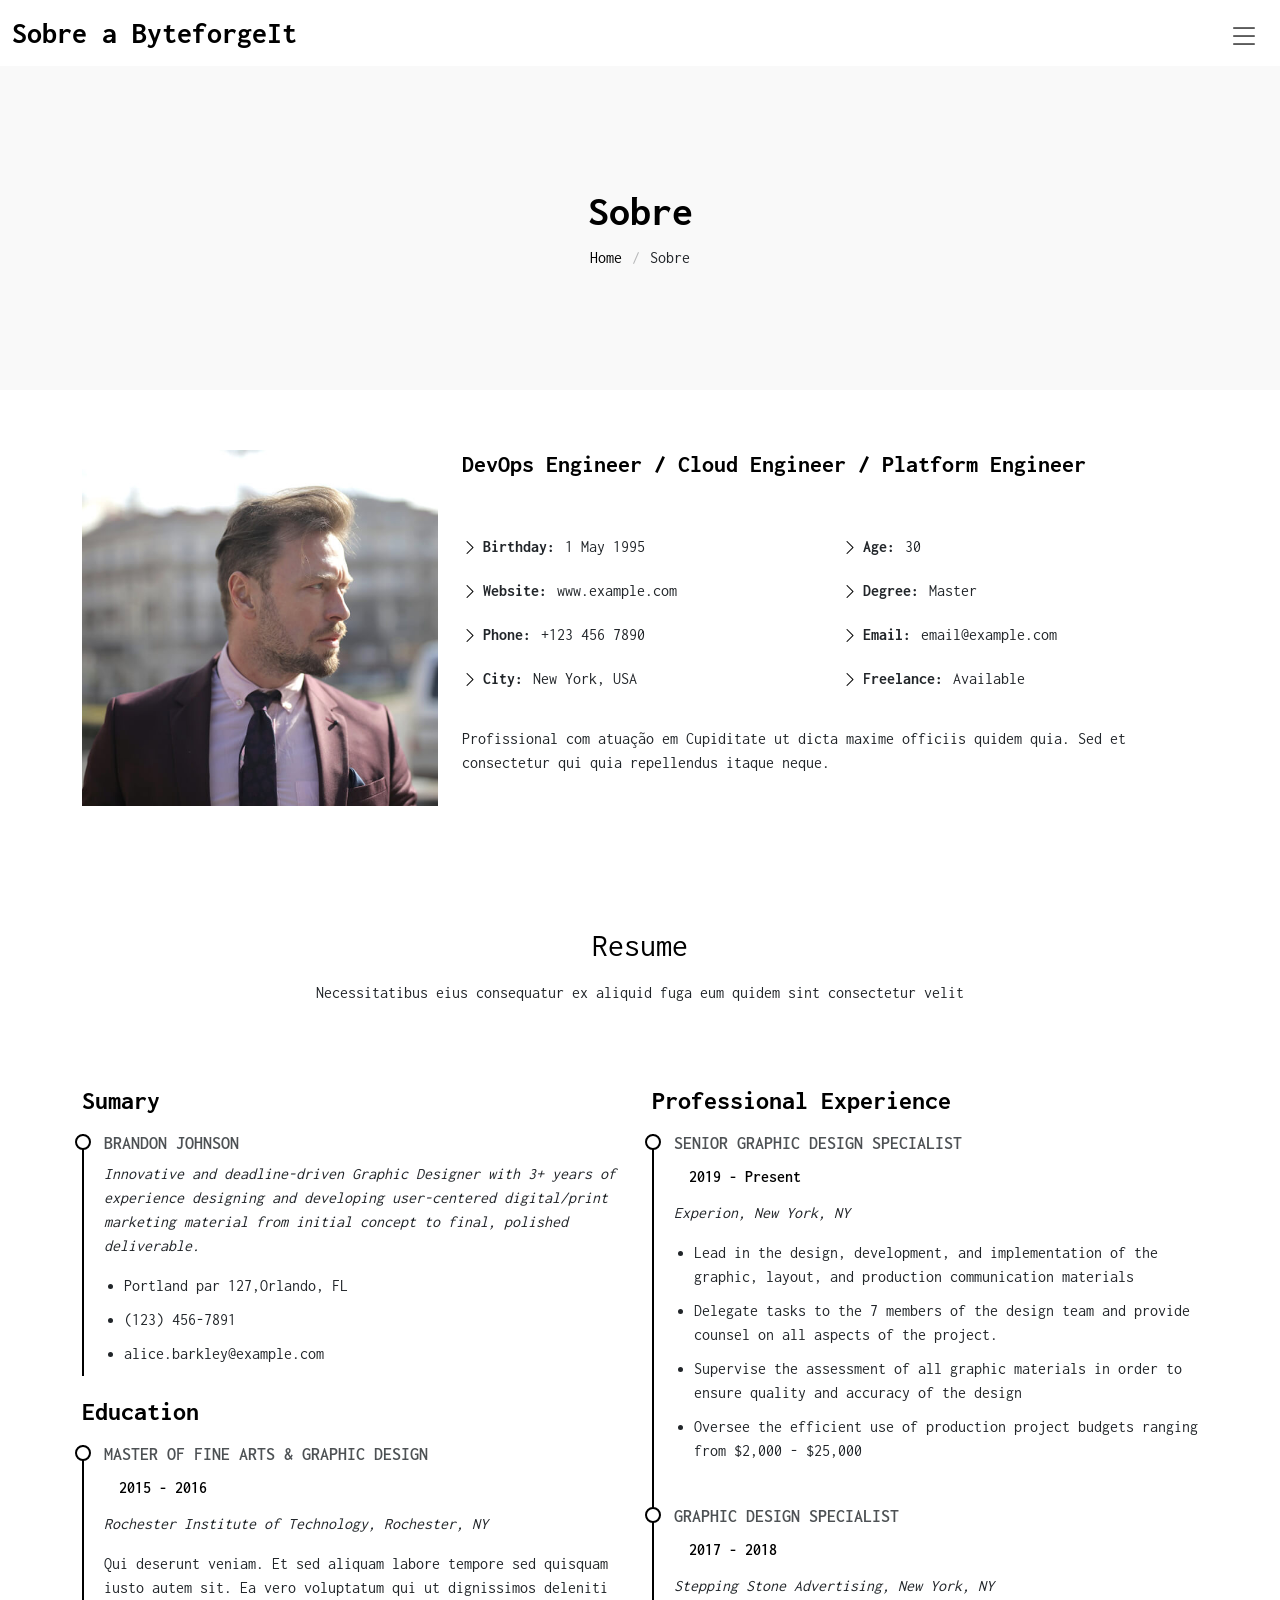
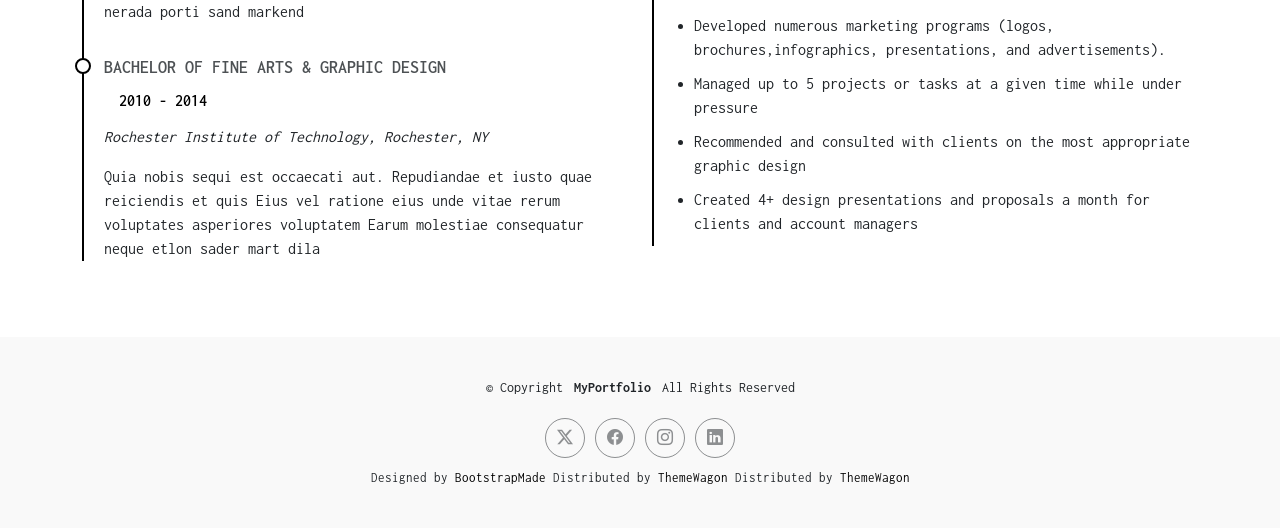
<file: about.html>
<!DOCTYPE html>
<html lang="en">

<head>
  <meta charset="utf-8">
  <meta content="width=device-width, initial-scale=1.0" name="viewport">
  <title>Sobre - ByteforgeIt</title>
  <meta name="description" content="">
  <meta name="keywords" content="">

  <!-- Favicons -->
  <link href="assets/img/favicon.png" rel="icon">
  <link href="assets/img/apple-touch-icon.png" rel="apple-touch-icon">

  <!-- Fonts -->
  <link href="https://fonts.googleapis.com" rel="preconnect">
  <link href="https://fonts.gstatic.com" rel="preconnect" crossorigin>
  <link href="https://fonts.googleapis.com/css2?family=Inconsolata:wght@200;300;400;500;600;700;800;900&display=swap" rel="stylesheet">

  <!-- Vendor CSS Files -->
  <link href="assets/vendor/bootstrap/css/bootstrap.min.css" rel="stylesheet">
  <link href="assets/vendor/bootstrap-icons/bootstrap-icons.css" rel="stylesheet">
  <link href="assets/vendor/aos/aos.css" rel="stylesheet">
  <link href="assets/vendor/glightbox/css/glightbox.min.css" rel="stylesheet">
  <link href="assets/vendor/swiper/swiper-bundle.min.css" rel="stylesheet">

  <!-- Main CSS File -->
  <link href="assets/css/main.css" rel="stylesheet">

  <!-- =======================================================
  * Template Name: MyPortfolio
  * Template URL: https://bootstrapmade.com/myportfolio-bootstrap-portfolio-website-template/
  * Updated: Aug 08 2024 with Bootstrap v5.3.3
  * Author: BootstrapMade.com
  * License: https://bootstrapmade.com/license/
  ======================================================== -->
</head>

<body class="about-page">

  <header id="header" class="header d-flex align-items-center sticky-top">
    <div class="container-fluid  position-relative d-flex align-items-center justify-content-between">

      <a href="index.html" class="logo d-flex align-items-center">
        <!-- Uncomment the line below if you also wish to use an image logo -->
        <!-- <img src="assets/img/logo.png" alt=""> -->
        <h1 class="sitename">Sobre a ByteforgeIt</h1>
      </a>

      <nav id="navmenu" class="navmenu">
        <ul>
          <li><a href="index.html">Home</a></li>
          <li><a href="about.html" class="active">Sobre</a></li>
          <li><a href="services.html">Serviços</a></li>
          <li><a href="portfolio.html">Portfólio</a></li>
          <li class="dropdown"><a href="#"><span>Dropdown</span> <i class="bi bi-chevron-down toggle-dropdown"></i></a>
            <ul>
              <li><a href="#">Dropdown 1</a></li>
              <li class="dropdown"><a href="#"><span>Deep Dropdown</span> <i class="bi bi-chevron-down toggle-dropdown"></i></a>
                <ul>
                  <li><a href="#">Deep Dropdown 1</a></li>
                  <li><a href="#">Deep Dropdown 2</a></li>
                  <li><a href="#">Deep Dropdown 3</a></li>
                  <li><a href="#">Deep Dropdown 4</a></li>
                  <li><a href="#">Deep Dropdown 5</a></li>
                </ul>
              </li>
              <li><a href="#">Dropdown 2</a></li>
              <li><a href="#">Dropdown 3</a></li>
              <li><a href="#">Dropdown 4</a></li>
            </ul>
          </li>
          <li><a href="contact.html">Contact</a></li>
        </ul>
        <i class="mobile-nav-toggle d-xl-none bi bi-list"></i>
      </nav>

    </div>
  </header>

  <main class="main">

    <!-- Page Title -->
    <div class="page-title light-background">
      <div class="container">
        <h1>Sobre</h1>
        <nav class="breadcrumbs">
          <ol>
            <li><a href="index.html">Home</a></li>
            <li class="current">Sobre</li>
          </ol>
        </nav>
      </div>
    </div><!-- End Page Title -->

    <!-- About Section -->
    <section id="about" class="about section">

      <div class="container" data-aos="fade-up" data-aos-delay="100">

        <div class="row gy-4 justify-content-center">
          <div class="col-lg-4">
            <img src="assets/img/profile-img.jpg" class="img-fluid" alt="">
          </div>
          <div class="col-lg-8 content">
            <h2>DevOps Engineer / Cloud Engineer / Platform Engineer</h2>
            <p class="fst-italic py-3">
              
            </p>
            <div class="row">
              <div class="col-lg-6">
                <ul>
                  <li><i class="bi bi-chevron-right"></i> <strong>Birthday:</strong> <span>1 May 1995</span></li>
                  <li><i class="bi bi-chevron-right"></i> <strong>Website:</strong> <span>www.example.com</span></li>
                  <li><i class="bi bi-chevron-right"></i> <strong>Phone:</strong> <span>+123 456 7890</span></li>
                  <li><i class="bi bi-chevron-right"></i> <strong>City:</strong> <span>New York, USA</span></li>
                </ul>
              </div>
              <div class="col-lg-6">
                <ul>
                  <li><i class="bi bi-chevron-right"></i> <strong>Age:</strong> <span>30</span></li>
                  <li><i class="bi bi-chevron-right"></i> <strong>Degree:</strong> <span>Master</span></li>
                  <li><i class="bi bi-chevron-right"></i> <strong>Email:</strong> <span>email@example.com</span></li>
                  <li><i class="bi bi-chevron-right"></i> <strong>Freelance:</strong> <span>Available</span></li>
                </ul>
              </div>
            </div>
            <p class="py-3">
              Profissional com atuação em 
              Cupiditate ut dicta maxime officiis quidem quia. Sed et consectetur qui quia repellendus itaque neque.
            </p>
          </div>
        </div>

      </div>

    </section><!-- /About Section -->

    <!-- Resume Section -->
    <section id="resume" class="resume section">

      <!-- Section Title -->
      <div class="container section-title" data-aos="fade-up">
        <h2>Resume</h2>
        <p>Necessitatibus eius consequatur ex aliquid fuga eum quidem sint consectetur velit</p>
      </div><!-- End Section Title -->

      <div class="container">

        <div class="row">

          <div class="col-lg-6" data-aos="fade-up" data-aos-delay="100">
            <h3 class="resume-title">Sumary</h3>

            <div class="resume-item pb-0">
              <h4>Brandon Johnson</h4>
              <p><em>Innovative and deadline-driven Graphic Designer with 3+ years of experience designing and developing user-centered digital/print marketing material from initial concept to final, polished deliverable.</em></p>
              <ul>
                <li>Portland par 127,Orlando, FL</li>
                <li>(123) 456-7891</li>
                <li>alice.barkley@example.com</li>
              </ul>
            </div><!-- Edn Resume Item -->

            <h3 class="resume-title">Education</h3>
            <div class="resume-item">
              <h4>Master of Fine Arts &amp; Graphic Design</h4>
              <h5>2015 - 2016</h5>
              <p><em>Rochester Institute of Technology, Rochester, NY</em></p>
              <p>Qui deserunt veniam. Et sed aliquam labore tempore sed quisquam iusto autem sit. Ea vero voluptatum qui ut dignissimos deleniti nerada porti sand markend</p>
            </div><!-- Edn Resume Item -->

            <div class="resume-item">
              <h4>Bachelor of Fine Arts &amp; Graphic Design</h4>
              <h5>2010 - 2014</h5>
              <p><em>Rochester Institute of Technology, Rochester, NY</em></p>
              <p>Quia nobis sequi est occaecati aut. Repudiandae et iusto quae reiciendis et quis Eius vel ratione eius unde vitae rerum voluptates asperiores voluptatem Earum molestiae consequatur neque etlon sader mart dila</p>
            </div><!-- Edn Resume Item -->

          </div>

          <div class="col-lg-6" data-aos="fade-up" data-aos-delay="200">
            <h3 class="resume-title">Professional Experience</h3>
            <div class="resume-item">
              <h4>Senior graphic design specialist</h4>
              <h5>2019 - Present</h5>
              <p><em>Experion, New York, NY </em></p>
              <ul>
                <li>Lead in the design, development, and implementation of the graphic, layout, and production communication materials</li>
                <li>Delegate tasks to the 7 members of the design team and provide counsel on all aspects of the project. </li>
                <li>Supervise the assessment of all graphic materials in order to ensure quality and accuracy of the design</li>
                <li>Oversee the efficient use of production project budgets ranging from $2,000 - $25,000</li>
              </ul>
            </div><!-- Edn Resume Item -->

            <div class="resume-item">
              <h4>Graphic design specialist</h4>
              <h5>2017 - 2018</h5>
              <p><em>Stepping Stone Advertising, New York, NY</em></p>
              <ul>
                <li>Developed numerous marketing programs (logos, brochures,infographics, presentations, and advertisements).</li>
                <li>Managed up to 5 projects or tasks at a given time while under pressure</li>
                <li>Recommended and consulted with clients on the most appropriate graphic design</li>
                <li>Created 4+ design presentations and proposals a month for clients and account managers</li>
              </ul>
            </div><!-- Edn Resume Item -->

          </div>

        </div>

      </div>

    </section><!-- /Resume Section -->

  </main>

  <footer id="footer" class="footer light-background">

    <div class="container">
      <div class="copyright text-center ">
        <p>© <span>Copyright</span> <strong class="px-1 sitename">MyPortfolio</strong> <span>All Rights Reserved</span></p>
      </div>
      <div class="social-links d-flex justify-content-center">
        <a href=""><i class="bi bi-twitter-x"></i></a>
        <a href=""><i class="bi bi-facebook"></i></a>
        <a href=""><i class="bi bi-instagram"></i></a>
        <a href=""><i class="bi bi-linkedin"></i></a>
      </div>
      <div class="credits">
        <!-- All the links in the footer should remain intact. -->
        <!-- You can delete the links only if you've purchased the pro version. -->
        <!-- Licensing information: https://bootstrapmade.com/license/ -->
        <!-- Purchase the pro version with working PHP/AJAX contact form: [buy-url] -->
        Designed by <a href="https://bootstrapmade.com/">BootstrapMade</a> Distributed by <a href="https://themewagon.com" target="_blank">ThemeWagon</a> Distributed by <a href="https://themewagon.com" target="_blank">ThemeWagon</a>
      </div>
    </div>

  </footer>

  <!-- Scroll Top -->
  <a href="#" id="scroll-top" class="scroll-top d-flex align-items-center justify-content-center"><i class="bi bi-arrow-up-short"></i></a>

  <!-- Preloader -->
  <div id="preloader"></div>

  <!-- Vendor JS Files -->
  <script src="assets/vendor/bootstrap/js/bootstrap.bundle.min.js"></script>
  <script src="assets/vendor/php-email-form/validate.js"></script>
  <script src="assets/vendor/aos/aos.js"></script>
  <script src="assets/vendor/glightbox/js/glightbox.min.js"></script>
  <script src="assets/vendor/imagesloaded/imagesloaded.pkgd.min.js"></script>
  <script src="assets/vendor/isotope-layout/isotope.pkgd.min.js"></script>
  <script src="assets/vendor/swiper/swiper-bundle.min.js"></script>

  <!-- Main JS File -->
  <script src="assets/js/main.js"></script>

</body>

</html>
</file>
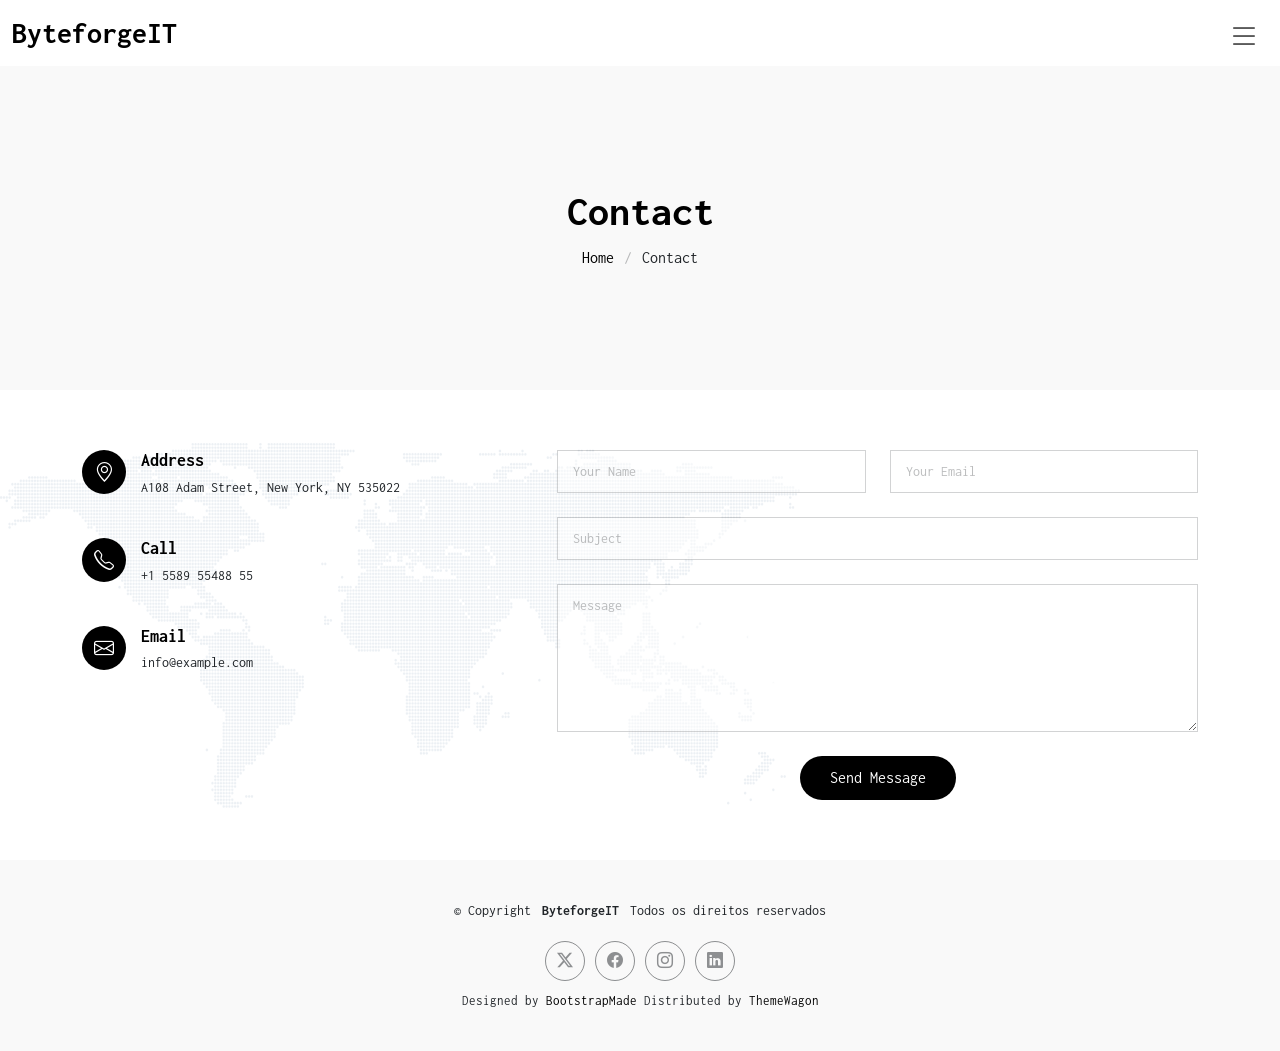
<file: contact.html>
<!DOCTYPE html>
<html lang="en">

<head>
  <meta charset="utf-8">
  <meta content="width=device-width, initial-scale=1.0" name="viewport">
  <title>Contact - ByteforgeIT</title>
  <meta name="description" content="">
  <meta name="keywords" content="">

  <!-- Favicons -->
  <link href="assets/img/favicon.png" rel="icon">
  <link href="assets/img/apple-touch-icon.png" rel="apple-touch-icon">

  <!-- Fonts -->
  <link href="https://fonts.googleapis.com" rel="preconnect">
  <link href="https://fonts.gstatic.com" rel="preconnect" crossorigin>
  <link href="https://fonts.googleapis.com/css2?family=Inconsolata:wght@200;300;400;500;600;700;800;900&display=swap" rel="stylesheet">

  <!-- Vendor CSS Files -->
  <link href="assets/vendor/bootstrap/css/bootstrap.min.css" rel="stylesheet">
  <link href="assets/vendor/bootstrap-icons/bootstrap-icons.css" rel="stylesheet">
  <link href="assets/vendor/aos/aos.css" rel="stylesheet">
  <link href="assets/vendor/glightbox/css/glightbox.min.css" rel="stylesheet">
  <link href="assets/vendor/swiper/swiper-bundle.min.css" rel="stylesheet">

  <!-- Main CSS File -->
  <link href="assets/css/main.css" rel="stylesheet">

  <!-- =======================================================
  * Template Name: MyPortfolio
  * Template URL: https://bootstrapmade.com/myportfolio-bootstrap-portfolio-website-template/
  * Updated: Aug 08 2024 with Bootstrap v5.3.3
  * Author: BootstrapMade.com
  * License: https://bootstrapmade.com/license/
  ======================================================== -->
</head>

<body class="contact-page">

  <header id="header" class="header d-flex align-items-center sticky-top">
    <div class="container-fluid  position-relative d-flex align-items-center justify-content-between">

      <a href="index.html" class="logo d-flex align-items-center">
        <!-- Uncomment the line below if you also wish to use an image logo -->
        <!-- <img src="assets/img/logo.png" alt=""> -->
        <h1 class="sitename">ByteforgeIT</h1>
      </a>

      <nav id="navmenu" class="navmenu">
        <ul>
          <li><a href="index.html">Home</a></li>
          <li><a href="contact.html" class="active">Contact</a></li>
        </ul>
        <i class="mobile-nav-toggle d-xl-none bi bi-list"></i>
      </nav>

    </div>
  </header>

  <main class="main">

    <!-- Page Title -->
    <div class="page-title light-background">
      <div class="container">
        <h1>Contact</h1>
        <nav class="breadcrumbs">
          <ol>
            <li><a href="index.html">Home</a></li>
            <li class="current">Contact</li>
          </ol>
        </nav>
      </div>
    </div><!-- End Page Title -->

    <!-- Contact Section -->
    <section id="contact" class="contact section">

      <div class="container position-relative" data-aos="fade-up" data-aos-delay="100">

        <div class="row gy-4">

          <div class="col-lg-5">
            <div class="info-item d-flex" data-aos="fade-up" data-aos-delay="200">
              <i class="bi bi-geo-alt flex-shrink-0"></i>
              <div>
                <h3>Address</h3>
                <p>A108 Adam Street, New York, NY 535022</p>
              </div>
            </div><!-- End Info Item -->

            <div class="info-item d-flex" data-aos="fade-up" data-aos-delay="300">
              <i class="bi bi-telephone flex-shrink-0"></i>
              <div>
                <h3>Call</h3>
                <p>+1 5589 55488 55</p>
              </div>
            </div><!-- End Info Item -->

            <div class="info-item d-flex" data-aos="fade-up" data-aos-delay="400">
              <i class="bi bi-envelope flex-shrink-0"></i>
              <div>
                <h3>Email<br></h3>
                <p>info@example.com</p>
              </div>
            </div><!-- End Info Item -->

          </div>

          <div class="col-lg-7">
            <form action="https://formsubmit.co/alvkennedy@gmail.com" method="post" class="php-email-form" data-aos="fade-up" data-aos-delay="500">
              <input type="hidden" name="_subject" value="New message from portfolio contact form">
              <input type="hidden" name="_captcha" value="false">
              <input type="hidden" name="_next" value="https://kenny150.github.io/portfolio-static-website/contact.html">
              <div class="row gy-4">

                <div class="col-md-6">
                  <input type="text" name="name" class="form-control" placeholder="Your Name" required="">
                </div>

                <div class="col-md-6 ">
                  <input type="email" class="form-control" name="email" placeholder="Your Email" required="">
                </div>

                <div class="col-md-12">
                  <input type="text" class="form-control" name="subject" placeholder="Subject" required="">
                </div>

                <div class="col-md-12">
                  <textarea class="form-control" name="message" rows="6" placeholder="Message" required=""></textarea>
                </div>

                <div class="col-md-12 text-center">
                  <div class="loading">Loading</div>
                  <div class="error-message"></div>
                  <div class="sent-message">Your message has been sent. Thank you!</div>

                  <button type="submit">Send Message</button>
                </div>

              </div>
            </form>
          </div><!-- End Contact Form -->

        </div>

      </div>

    </section><!-- /Contact Section -->

  </main>

  <footer id="footer" class="footer light-background">

    <div class="container">
      <div class="copyright text-center ">
        <p>© <span>Copyright</span> <strong class="px-1 sitename">ByteforgeIT</strong> <span>Todos os direitos reservados</span></p>
      </div>
      <div class="social-links d-flex justify-content-center">
        <a href=""><i class="bi bi-twitter-x"></i></a>
        <a href=""><i class="bi bi-facebook"></i></a>
        <a href=""><i class="bi bi-instagram"></i></a>
        <a href=""><i class="bi bi-linkedin"></i></a>
      </div>
      <div class="credits">
        <!-- All the links in the footer should remain intact. -->
        <!-- You can delete the links only if you've purchased the pro version. -->
        <!-- Licensing information: https://bootstrapmade.com/license/ -->
        <!-- Purchase the pro version with working PHP/AJAX contact form: [buy-url] -->
        Designed by <a href="https://bootstrapmade.com/">BootstrapMade</a> Distributed by <a href="https://themewagon.com" target="_blank">ThemeWagon</a>
      </div>
    </div>

  </footer>

  <!-- Scroll Top -->
  <a href="#" id="scroll-top" class="scroll-top d-flex align-items-center justify-content-center"><i class="bi bi-arrow-up-short"></i></a>

  <!-- Preloader -->
  <div id="preloader"></div>

  <!-- Vendor JS Files -->
  <script src="assets/vendor/bootstrap/js/bootstrap.bundle.min.js"></script>
  <script src="assets/vendor/aos/aos.js"></script>
  <script src="assets/vendor/glightbox/js/glightbox.min.js"></script>
  <script src="assets/vendor/imagesloaded/imagesloaded.pkgd.min.js"></script>
  <script src="assets/vendor/isotope-layout/isotope.pkgd.min.js"></script>
  <script src="assets/vendor/swiper/swiper-bundle.min.js"></script>

  <!-- Main JS File -->
  <script src="assets/js/main.js"></script>

</body>

</html>
</file>
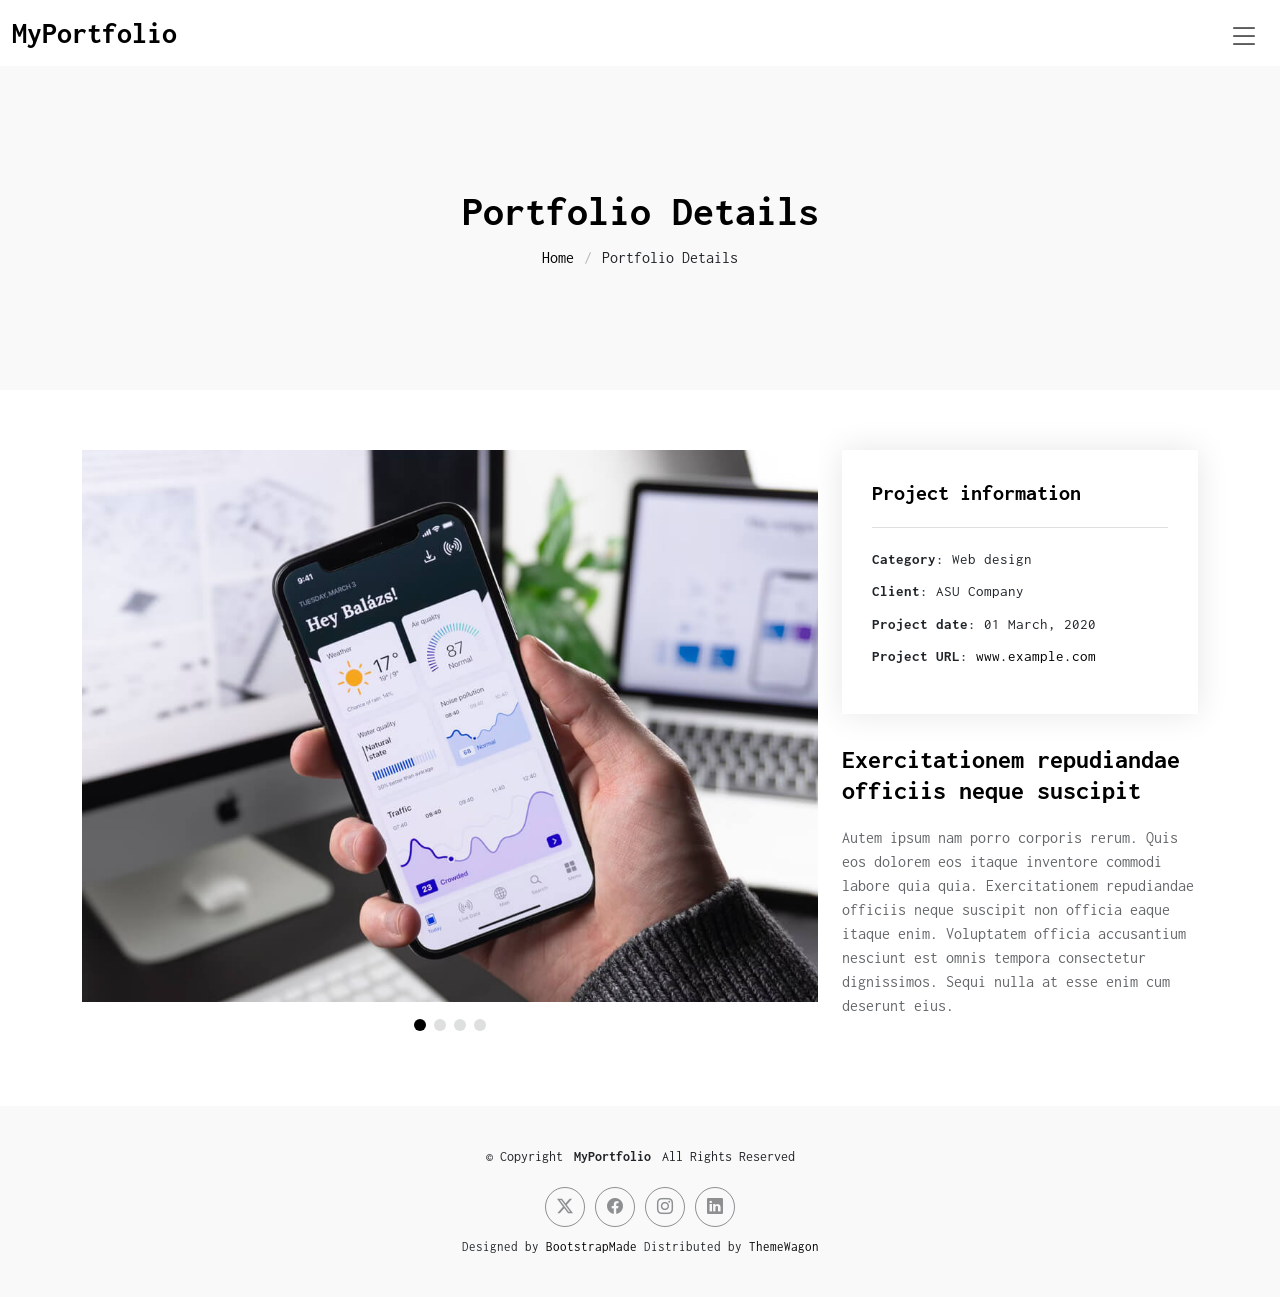
<file: portfolio-details.html>
<!DOCTYPE html>
<html lang="en">

<head>
  <meta charset="utf-8">
  <meta content="width=device-width, initial-scale=1.0" name="viewport">
  <title>Portfolio Details - MyPortfolio Bootstrap Template</title>
  <meta name="description" content="">
  <meta name="keywords" content="">

  <!-- Favicons -->
  <link href="assets/img/favicon.png" rel="icon">
  <link href="assets/img/apple-touch-icon.png" rel="apple-touch-icon">

  <!-- Fonts -->
  <link href="https://fonts.googleapis.com" rel="preconnect">
  <link href="https://fonts.gstatic.com" rel="preconnect" crossorigin>
  <link href="https://fonts.googleapis.com/css2?family=Inconsolata:wght@200;300;400;500;600;700;800;900&display=swap" rel="stylesheet">

  <!-- Vendor CSS Files -->
  <link href="assets/vendor/bootstrap/css/bootstrap.min.css" rel="stylesheet">
  <link href="assets/vendor/bootstrap-icons/bootstrap-icons.css" rel="stylesheet">
  <link href="assets/vendor/aos/aos.css" rel="stylesheet">
  <link href="assets/vendor/glightbox/css/glightbox.min.css" rel="stylesheet">
  <link href="assets/vendor/swiper/swiper-bundle.min.css" rel="stylesheet">

  <!-- Main CSS File -->
  <link href="assets/css/main.css" rel="stylesheet">

  <!-- =======================================================
  * Template Name: MyPortfolio
  * Template URL: https://bootstrapmade.com/myportfolio-bootstrap-portfolio-website-template/
  * Updated: Aug 08 2024 with Bootstrap v5.3.3
  * Author: BootstrapMade.com
  * License: https://bootstrapmade.com/license/
  ======================================================== -->
</head>

<body class="portfolio-details-page">

  <header id="header" class="header d-flex align-items-center sticky-top">
    <div class="container-fluid  position-relative d-flex align-items-center justify-content-between">

      <a href="index.html" class="logo d-flex align-items-center">
        <!-- Uncomment the line below if you also wish to use an image logo -->
        <!-- <img src="assets/img/logo.png" alt=""> -->
        <h1 class="sitename">MyPortfolio</h1>
      </a>

      <nav id="navmenu" class="navmenu">
        <ul>
          <li><a href="index.html">Home</a></li>
          <li><a href="about.html">About</a></li>
          <li><a href="services.html">Services</a></li>
          <li><a href="portfolio.html">Portfolio</a></li>
          <li class="dropdown"><a href="#"><span>Dropdown</span> <i class="bi bi-chevron-down toggle-dropdown"></i></a>
            <ul>
              <li><a href="#">Dropdown 1</a></li>
              <li class="dropdown"><a href="#"><span>Deep Dropdown</span> <i class="bi bi-chevron-down toggle-dropdown"></i></a>
                <ul>
                  <li><a href="#">Deep Dropdown 1</a></li>
                  <li><a href="#">Deep Dropdown 2</a></li>
                  <li><a href="#">Deep Dropdown 3</a></li>
                  <li><a href="#">Deep Dropdown 4</a></li>
                  <li><a href="#">Deep Dropdown 5</a></li>
                </ul>
              </li>
              <li><a href="#">Dropdown 2</a></li>
              <li><a href="#">Dropdown 3</a></li>
              <li><a href="#">Dropdown 4</a></li>
            </ul>
          </li>
          <li><a href="contact.html">Contact</a></li>
        </ul>
        <i class="mobile-nav-toggle d-xl-none bi bi-list"></i>
      </nav>

    </div>
  </header>

  <main class="main">

    <!-- Page Title -->
    <div class="page-title light-background">
      <div class="container">
        <h1>Portfolio Details</h1>
        <nav class="breadcrumbs">
          <ol>
            <li><a href="index.html">Home</a></li>
            <li class="current">Portfolio Details</li>
          </ol>
        </nav>
      </div>
    </div><!-- End Page Title -->

    <!-- Portfolio Details Section -->
    <section id="portfolio-details" class="portfolio-details section">

      <div class="container" data-aos="fade-up" data-aos-delay="100">

        <div class="row gy-4">

          <div class="col-lg-8">
            <div class="portfolio-details-slider swiper init-swiper">

              <script type="application/json" class="swiper-config">
                {
                  "loop": true,
                  "speed": 600,
                  "autoplay": {
                    "delay": 5000
                  },
                  "slidesPerView": "auto",
                  "pagination": {
                    "el": ".swiper-pagination",
                    "type": "bullets",
                    "clickable": true
                  }
                }
              </script>

              <div class="swiper-wrapper align-items-center">

                <div class="swiper-slide">
                  <img src="assets/img/portfolio/app-1.jpg" alt="">
                </div>

                <div class="swiper-slide">
                  <img src="assets/img/portfolio/product-1.jpg" alt="">
                </div>

                <div class="swiper-slide">
                  <img src="assets/img/portfolio/branding-1.jpg" alt="">
                </div>

                <div class="swiper-slide">
                  <img src="assets/img/portfolio/books-1.jpg" alt="">
                </div>

              </div>
              <div class="swiper-pagination"></div>
            </div>
          </div>

          <div class="col-lg-4">
            <div class="portfolio-info" data-aos="fade-up" data-aos-delay="200">
              <h3>Project information</h3>
              <ul>
                <li><strong>Category</strong>: Web design</li>
                <li><strong>Client</strong>: ASU Company</li>
                <li><strong>Project date</strong>: 01 March, 2020</li>
                <li><strong>Project URL</strong>: <a href="#">www.example.com</a></li>
              </ul>
            </div>
            <div class="portfolio-description" data-aos="fade-up" data-aos-delay="300">
              <h2>Exercitationem repudiandae officiis neque suscipit</h2>
              <p>
                Autem ipsum nam porro corporis rerum. Quis eos dolorem eos itaque inventore commodi labore quia quia. Exercitationem repudiandae officiis neque suscipit non officia eaque itaque enim. Voluptatem officia accusantium nesciunt est omnis tempora consectetur dignissimos. Sequi nulla at esse enim cum deserunt eius.
              </p>
            </div>
          </div>

        </div>

      </div>

    </section><!-- /Portfolio Details Section -->

  </main>

  <footer id="footer" class="footer light-background">

    <div class="container">
      <div class="copyright text-center ">
        <p>© <span>Copyright</span> <strong class="px-1 sitename">MyPortfolio</strong> <span>All Rights Reserved</span></p>
      </div>
      <div class="social-links d-flex justify-content-center">
        <a href=""><i class="bi bi-twitter-x"></i></a>
        <a href=""><i class="bi bi-facebook"></i></a>
        <a href=""><i class="bi bi-instagram"></i></a>
        <a href=""><i class="bi bi-linkedin"></i></a>
      </div>
      <div class="credits">
        <!-- All the links in the footer should remain intact. -->
        <!-- You can delete the links only if you've purchased the pro version. -->
        <!-- Licensing information: https://bootstrapmade.com/license/ -->
        <!-- Purchase the pro version with working PHP/AJAX contact form: [buy-url] -->
        Designed by <a href="https://bootstrapmade.com/">BootstrapMade</a> Distributed by <a href="https://themewagon.com" target="_blank">ThemeWagon</a>
      </div>
    </div>

  </footer>

  <!-- Scroll Top -->
  <a href="#" id="scroll-top" class="scroll-top d-flex align-items-center justify-content-center"><i class="bi bi-arrow-up-short"></i></a>

  <!-- Preloader -->
  <div id="preloader"></div>

  <!-- Vendor JS Files -->
  <script src="assets/vendor/bootstrap/js/bootstrap.bundle.min.js"></script>
  <script src="assets/vendor/php-email-form/validate.js"></script>
  <script src="assets/vendor/aos/aos.js"></script>
  <script src="assets/vendor/glightbox/js/glightbox.min.js"></script>
  <script src="assets/vendor/imagesloaded/imagesloaded.pkgd.min.js"></script>
  <script src="assets/vendor/isotope-layout/isotope.pkgd.min.js"></script>
  <script src="assets/vendor/swiper/swiper-bundle.min.js"></script>

  <!-- Main JS File -->
  <script src="assets/js/main.js"></script>

</body>

</html>
</file>
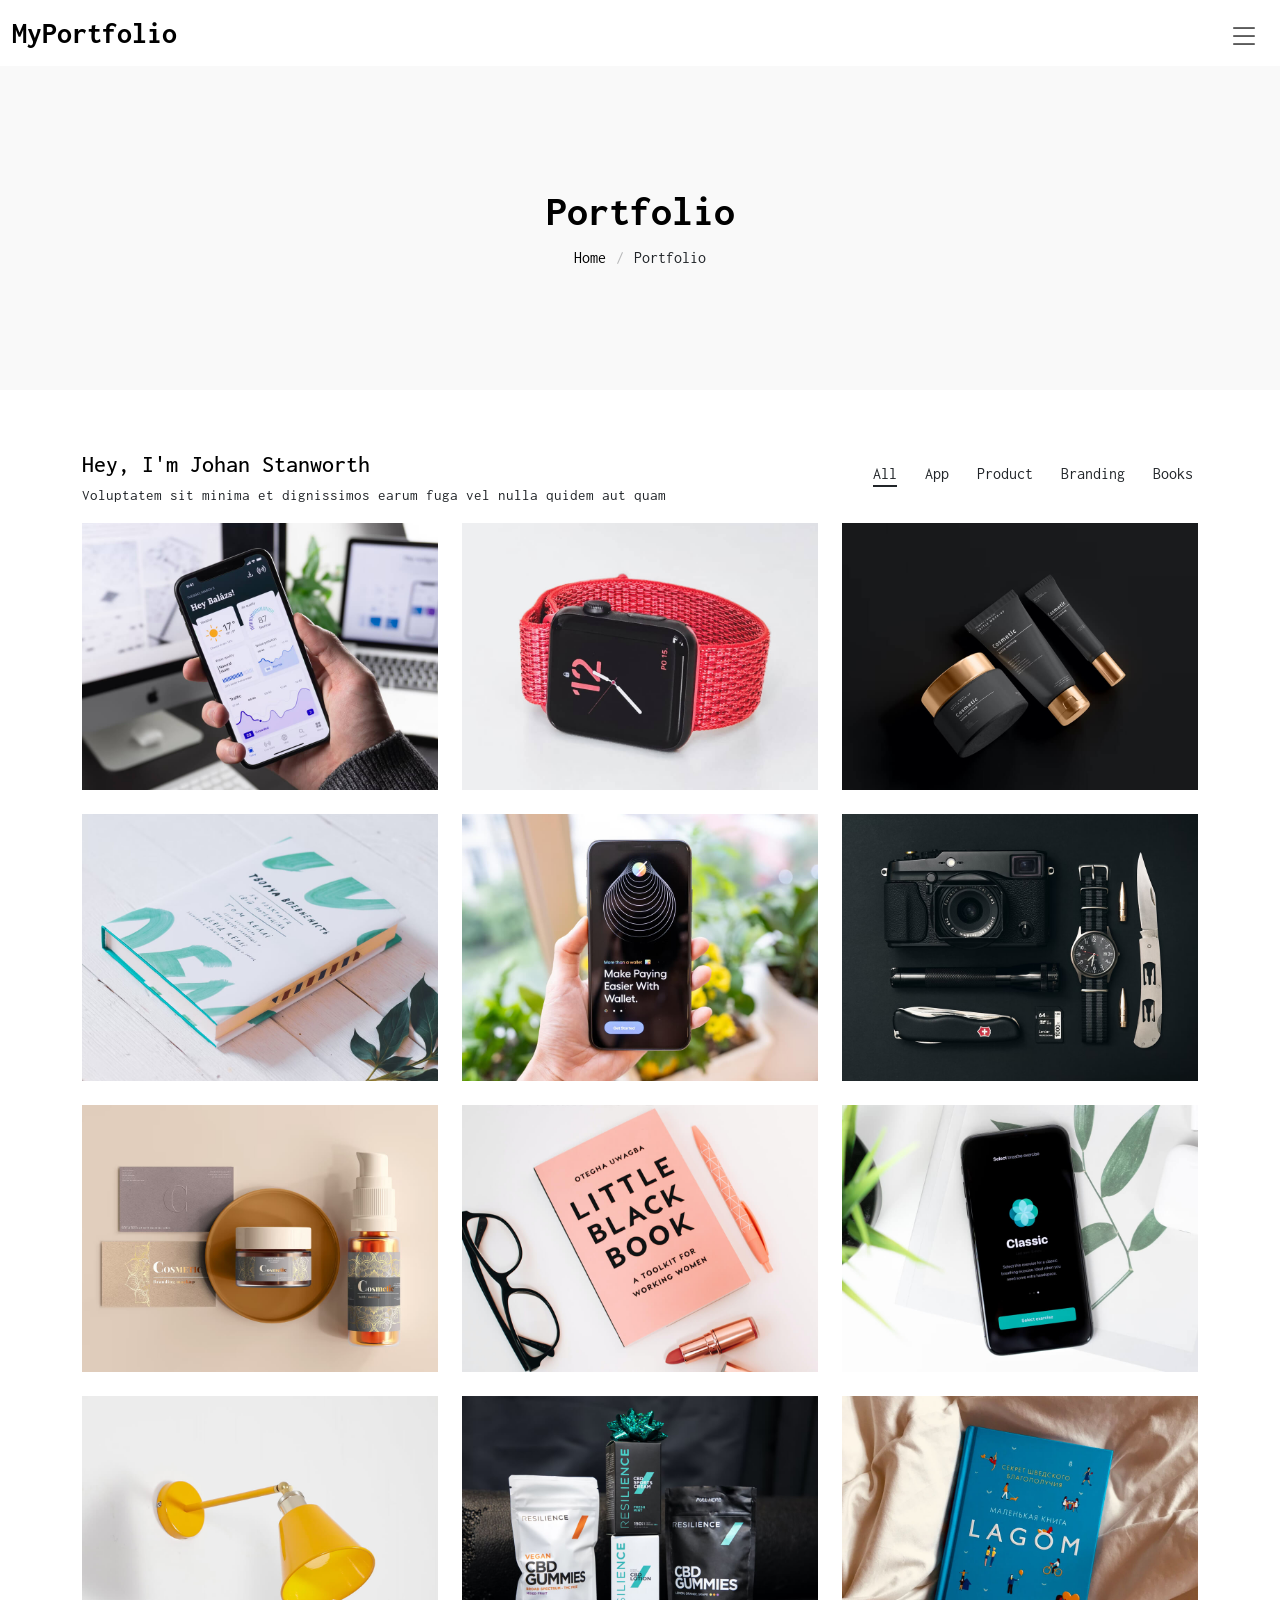
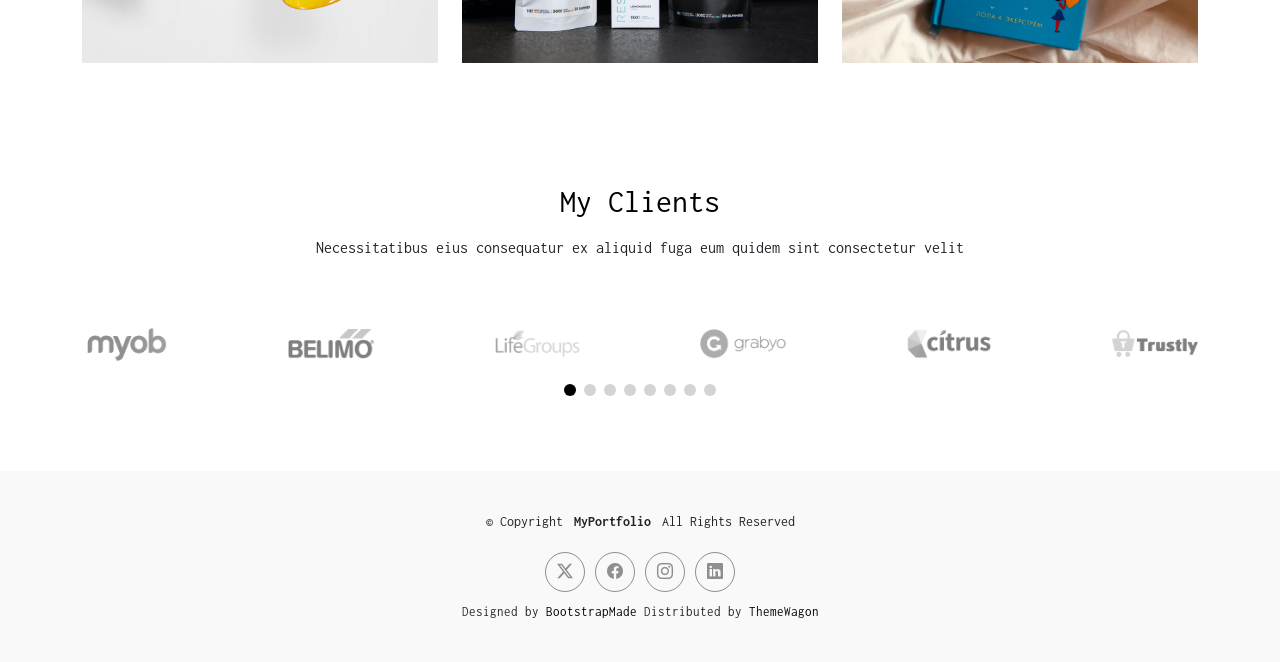
<file: portfolio.html>
<!DOCTYPE html>
<html lang="en">

<head>
  <meta charset="utf-8">
  <meta content="width=device-width, initial-scale=1.0" name="viewport">
  <title>Portfolio - MyPortfolio Bootstrap Template</title>
  <meta name="description" content="">
  <meta name="keywords" content="">

  <!-- Favicons -->
  <link href="assets/img/favicon.png" rel="icon">
  <link href="assets/img/apple-touch-icon.png" rel="apple-touch-icon">

  <!-- Fonts -->
  <link href="https://fonts.googleapis.com" rel="preconnect">
  <link href="https://fonts.gstatic.com" rel="preconnect" crossorigin>
  <link href="https://fonts.googleapis.com/css2?family=Inconsolata:wght@200;300;400;500;600;700;800;900&display=swap" rel="stylesheet">

  <!-- Vendor CSS Files -->
  <link href="assets/vendor/bootstrap/css/bootstrap.min.css" rel="stylesheet">
  <link href="assets/vendor/bootstrap-icons/bootstrap-icons.css" rel="stylesheet">
  <link href="assets/vendor/aos/aos.css" rel="stylesheet">
  <link href="assets/vendor/glightbox/css/glightbox.min.css" rel="stylesheet">
  <link href="assets/vendor/swiper/swiper-bundle.min.css" rel="stylesheet">

  <!-- Main CSS File -->
  <link href="assets/css/main.css" rel="stylesheet">

  <!-- =======================================================
  * Template Name: MyPortfolio
  * Template URL: https://bootstrapmade.com/myportfolio-bootstrap-portfolio-website-template/
  * Updated: Aug 08 2024 with Bootstrap v5.3.3
  * Author: BootstrapMade.com
  * License: https://bootstrapmade.com/license/
  ======================================================== -->
</head>

<body class="portfolio-page">

  <header id="header" class="header d-flex align-items-center sticky-top">
    <div class="container-fluid  position-relative d-flex align-items-center justify-content-between">

      <a href="index.html" class="logo d-flex align-items-center">
        <!-- Uncomment the line below if you also wish to use an image logo -->
        <!-- <img src="assets/img/logo.png" alt=""> -->
        <h1 class="sitename">MyPortfolio</h1>
      </a>

      <nav id="navmenu" class="navmenu">
        <ul>
          <li><a href="index.html">Home</a></li>
          <li><a href="about.html">About</a></li>
          <li><a href="services.html">Services</a></li>
          <li><a href="portfolio.html" class="active">Portfolio</a></li>
          <li class="dropdown"><a href="#"><span>Dropdown</span> <i class="bi bi-chevron-down toggle-dropdown"></i></a>
            <ul>
              <li><a href="#">Dropdown 1</a></li>
              <li class="dropdown"><a href="#"><span>Deep Dropdown</span> <i class="bi bi-chevron-down toggle-dropdown"></i></a>
                <ul>
                  <li><a href="#">Deep Dropdown 1</a></li>
                  <li><a href="#">Deep Dropdown 2</a></li>
                  <li><a href="#">Deep Dropdown 3</a></li>
                  <li><a href="#">Deep Dropdown 4</a></li>
                  <li><a href="#">Deep Dropdown 5</a></li>
                </ul>
              </li>
              <li><a href="#">Dropdown 2</a></li>
              <li><a href="#">Dropdown 3</a></li>
              <li><a href="#">Dropdown 4</a></li>
            </ul>
          </li>
          <li><a href="contact.html">Contact</a></li>
        </ul>
        <i class="mobile-nav-toggle d-xl-none bi bi-list"></i>
      </nav>

    </div>
  </header>

  <main class="main">

    <!-- Page Title -->
    <div class="page-title light-background">
      <div class="container">
        <h1>Portfolio</h1>
        <nav class="breadcrumbs">
          <ol>
            <li><a href="index.html">Home</a></li>
            <li class="current">Portfolio</li>
          </ol>
        </nav>
      </div>
    </div><!-- End Page Title -->

    <!-- Portfolio Section -->
    <section id="portfolio" class="portfolio section">

      <div class="container">

        <div class="isotope-layout" data-default-filter="*" data-layout="masonry" data-sort="original-order">

          <div class="row align-items-center">
            <div class="col-lg-7 portfolio-info">
              <h3>Hey, I'm Johan Stanworth</h3>
              <p>Voluptatem sit minima et dignissimos earum fuga vel nulla quidem aut quam</p>
            </div>
            <div class="col-lg-5 text-center text-lg-end">
              <ul class="portfolio-filters isotope-filters" data-aos="fade-up" data-aos-delay="100">
                <li data-filter="*" class="filter-active">All</li>
                <li data-filter=".filter-app">App</li>
                <li data-filter=".filter-product">Product</li>
                <li data-filter=".filter-branding">Branding</li>
                <li data-filter=".filter-books">Books</li>
              </ul><!-- End Portfolio Filters -->
            </div>
          </div>

          <div class="row gy-4 isotope-container" data-aos="fade-up" data-aos-delay="200" style="position: relative; height: 1344px;">

            <div class="col-lg-4 col-md-6 portfolio-item isotope-item filter-app" style="position: absolute; left: 0px; top: 0px;">
              <div class="portfolio-content h-100">
                <img src="assets/img/portfolio/app-1.jpg" class="img-fluid" alt="">
                <div class="portfolio-info">
                  <h4>App 1</h4>
                  <p>Lorem ipsum</p>
                  <div>
                    <a href="assets/img/portfolio/app-1.jpg" title="App 1" data-gallery="portfolio-gallery-app" class="glightbox preview-link"><i class="bi bi-zoom-in"></i></a>
                    <a href="portfolio-details.html" title="More Details" class="details-link"><i class="bi bi-link-45deg"></i></a>
                  </div>
                </div>
              </div>
            </div><!-- End Portfolio Item -->

            <div class="col-lg-4 col-md-6 portfolio-item isotope-item filter-product" style="position: absolute; left: 440px; top: 0px;">
              <div class="portfolio-content h-100">
                <img src="assets/img/portfolio/product-1.jpg" class="img-fluid" alt="">
                <div class="portfolio-info">
                  <h4>Product 1</h4>
                  <p>Lorem ipsum</p>
                  <div>
                    <a href="assets/img/portfolio/product-1.jpg" title="Product 1" data-gallery="portfolio-gallery-product" class="glightbox preview-link"><i class="bi bi-zoom-in"></i></a>
                    <a href="portfolio-details.html" title="More Details" class="details-link"><i class="bi bi-link-45deg"></i></a>
                  </div>
                </div>
              </div>
            </div><!-- End Portfolio Item -->

            <div class="col-lg-4 col-md-6 portfolio-item isotope-item filter-branding" style="position: absolute; left: 880px; top: 0px;">
              <div class="portfolio-content h-100">
                <img src="assets/img/portfolio/branding-1.jpg" class="img-fluid" alt="">
                <div class="portfolio-info">
                  <h4>Branding 1</h4>
                  <p>Lorem ipsum</p>
                  <div>
                    <a href="assets/img/portfolio/branding-1.jpg" title="Branding 1" data-gallery="portfolio-gallery-branding" class="glightbox preview-link"><i class="bi bi-zoom-in"></i></a>
                    <a href="portfolio-details.html" title="More Details" class="details-link"><i class="bi bi-link-45deg"></i></a>
                  </div>
                </div>
              </div>
            </div><!-- End Portfolio Item -->

            <div class="col-lg-4 col-md-6 portfolio-item isotope-item filter-books" style="position: absolute; left: 0px; top: 336px;">
              <div class="portfolio-content h-100">
                <img src="assets/img/portfolio/books-1.jpg" class="img-fluid" alt="">
                <div class="portfolio-info">
                  <h4>Books 1</h4>
                  <p>Lorem ipsum</p>
                  <div>
                    <a href="assets/img/portfolio/books-1.jpg" title="Branding 1" data-gallery="portfolio-gallery-book" class="glightbox preview-link"><i class="bi bi-zoom-in"></i></a>
                    <a href="portfolio-details.html" title="More Details" class="details-link"><i class="bi bi-link-45deg"></i></a>
                  </div>
                </div>
              </div>
            </div><!-- End Portfolio Item -->

            <div class="col-lg-4 col-md-6 portfolio-item isotope-item filter-app" style="position: absolute; left: 440px; top: 336px;">
              <div class="portfolio-content h-100">
                <img src="assets/img/portfolio/app-2.jpg" class="img-fluid" alt="">
                <div class="portfolio-info">
                  <h4>App 2</h4>
                  <p>Lorem ipsum</p>
                  <div>
                    <a href="assets/img/portfolio/app-2.jpg" title="App 2" data-gallery="portfolio-gallery-app" class="glightbox preview-link"><i class="bi bi-zoom-in"></i></a>
                    <a href="portfolio-details.html" title="More Details" class="details-link"><i class="bi bi-link-45deg"></i></a>
                  </div>
                </div>
              </div>
            </div><!-- End Portfolio Item -->

            <div class="col-lg-4 col-md-6 portfolio-item isotope-item filter-product" style="position: absolute; left: 880px; top: 336px;">
              <div class="portfolio-content h-100">
                <img src="assets/img/portfolio/product-2.jpg" class="img-fluid" alt="">
                <div class="portfolio-info">
                  <h4>Product 2</h4>
                  <p>Lorem ipsum</p>
                  <div>
                    <a href="assets/img/portfolio/product-2.jpg" title="Product 2" data-gallery="portfolio-gallery-product" class="glightbox preview-link"><i class="bi bi-zoom-in"></i></a>
                    <a href="portfolio-details.html" title="More Details" class="details-link"><i class="bi bi-link-45deg"></i></a>
                  </div>
                </div>
              </div>
            </div><!-- End Portfolio Item -->

            <div class="col-lg-4 col-md-6 portfolio-item isotope-item filter-branding" style="position: absolute; left: 0px; top: 672px;">
              <div class="portfolio-content h-100">
                <img src="assets/img/portfolio/branding-2.jpg" class="img-fluid" alt="">
                <div class="portfolio-info">
                  <h4>Branding 2</h4>
                  <p>Lorem ipsum</p>
                  <div>
                    <a href="assets/img/portfolio/branding-2.jpg" title="Branding 2" data-gallery="portfolio-gallery-branding" class="glightbox preview-link"><i class="bi bi-zoom-in"></i></a>
                    <a href="portfolio-details.html" title="More Details" class="details-link"><i class="bi bi-link-45deg"></i></a>
                  </div>
                </div>
              </div>
            </div><!-- End Portfolio Item -->

            <div class="col-lg-4 col-md-6 portfolio-item isotope-item filter-books" style="position: absolute; left: 440px; top: 672px;">
              <div class="portfolio-content h-100">
                <img src="assets/img/portfolio/books-2.jpg" class="img-fluid" alt="">
                <div class="portfolio-info">
                  <h4>Books 2</h4>
                  <p>Lorem ipsum</p>
                  <div>
                    <a href="assets/img/portfolio/books-2.jpg" title="Branding 2" data-gallery="portfolio-gallery-book" class="glightbox preview-link"><i class="bi bi-zoom-in"></i></a>
                    <a href="portfolio-details.html" title="More Details" class="details-link"><i class="bi bi-link-45deg"></i></a>
                  </div>
                </div>
              </div>
            </div><!-- End Portfolio Item -->

            <div class="col-lg-4 col-md-6 portfolio-item isotope-item filter-app" style="position: absolute; left: 880px; top: 672px;">
              <div class="portfolio-content h-100">
                <img src="assets/img/portfolio/app-3.jpg" class="img-fluid" alt="">
                <div class="portfolio-info">
                  <h4>App 3</h4>
                  <p>Lorem ipsum</p>
                  <div>
                    <a href="assets/img/portfolio/app-3.jpg" title="App 3" data-gallery="portfolio-gallery-app" class="glightbox preview-link"><i class="bi bi-zoom-in"></i></a>
                    <a href="portfolio-details.html" title="More Details" class="details-link"><i class="bi bi-link-45deg"></i></a>
                  </div>
                </div>
              </div>
            </div><!-- End Portfolio Item -->

            <div class="col-lg-4 col-md-6 portfolio-item isotope-item filter-product" style="position: absolute; left: 0px; top: 1008px;">
              <div class="portfolio-content h-100">
                <img src="assets/img/portfolio/product-3.jpg" class="img-fluid" alt="">
                <div class="portfolio-info">
                  <h4>Product 3</h4>
                  <p>Lorem ipsum</p>
                  <div>
                    <a href="assets/img/portfolio/product-3.jpg" title="Product 3" data-gallery="portfolio-gallery-product" class="glightbox preview-link"><i class="bi bi-zoom-in"></i></a>
                    <a href="portfolio-details.html" title="More Details" class="details-link"><i class="bi bi-link-45deg"></i></a>
                  </div>
                </div>
              </div>
            </div><!-- End Portfolio Item -->

            <div class="col-lg-4 col-md-6 portfolio-item isotope-item filter-branding" style="position: absolute; left: 440px; top: 1008px;">
              <div class="portfolio-content h-100">
                <img src="assets/img/portfolio/branding-3.jpg" class="img-fluid" alt="">
                <div class="portfolio-info">
                  <h4>Branding 3</h4>
                  <p>Lorem ipsum</p>
                  <div>
                    <a href="assets/img/portfolio/branding-3.jpg" title="Branding 2" data-gallery="portfolio-gallery-branding" class="glightbox preview-link"><i class="bi bi-zoom-in"></i></a>
                    <a href="portfolio-details.html" title="More Details" class="details-link"><i class="bi bi-link-45deg"></i></a>
                  </div>
                </div>
              </div>
            </div><!-- End Portfolio Item -->

            <div class="col-lg-4 col-md-6 portfolio-item isotope-item filter-books" style="position: absolute; left: 880px; top: 1008px;">
              <div class="portfolio-content h-100">
                <img src="assets/img/portfolio/books-3.jpg" class="img-fluid" alt="">
                <div class="portfolio-info">
                  <h4>Books 3</h4>
                  <p>Lorem ipsum</p>
                  <div>
                    <a href="assets/img/portfolio/books-3.jpg" title="Branding 3" data-gallery="portfolio-gallery-book" class="glightbox preview-link"><i class="bi bi-zoom-in"></i></a>
                    <a href="portfolio-details.html" title="More Details" class="details-link"><i class="bi bi-link-45deg"></i></a>
                  </div>
                </div>
              </div>
            </div><!-- End Portfolio Item -->

          </div><!-- End Portfolio Container -->

        </div>

      </div>

    </section><!-- /Portfolio Section -->

    <!-- Clients Section -->
    <section id="clients" class="clients section">

      <!-- Section Title -->
      <div class="container section-title" data-aos="fade-up">
        <h2>My Clients</h2>
        <p>Necessitatibus eius consequatur ex aliquid fuga eum quidem sint consectetur velit</p>
      </div><!-- End Section Title -->

      <div class="container" data-aos="fade-up" data-aos-delay="100">

        <div class="swiper init-swiper">
          <script type="application/json" class="swiper-config">
            {
              "loop": true,
              "speed": 600,
              "autoplay": {
                "delay": 5000
              },
              "slidesPerView": "auto",
              "pagination": {
                "el": ".swiper-pagination",
                "type": "bullets",
                "clickable": true
              },
              "breakpoints": {
                "320": {
                  "slidesPerView": 2,
                  "spaceBetween": 40
                },
                "480": {
                  "slidesPerView": 3,
                  "spaceBetween": 60
                },
                "640": {
                  "slidesPerView": 4,
                  "spaceBetween": 80
                },
                "992": {
                  "slidesPerView": 6,
                  "spaceBetween": 120
                }
              }
            }
          </script>
          <div class="swiper-wrapper align-items-center">
            <div class="swiper-slide"><img src="assets/img/clients/client-1.png" class="img-fluid" alt=""></div>
            <div class="swiper-slide"><img src="assets/img/clients/client-2.png" class="img-fluid" alt=""></div>
            <div class="swiper-slide"><img src="assets/img/clients/client-3.png" class="img-fluid" alt=""></div>
            <div class="swiper-slide"><img src="assets/img/clients/client-4.png" class="img-fluid" alt=""></div>
            <div class="swiper-slide"><img src="assets/img/clients/client-5.png" class="img-fluid" alt=""></div>
            <div class="swiper-slide"><img src="assets/img/clients/client-6.png" class="img-fluid" alt=""></div>
            <div class="swiper-slide"><img src="assets/img/clients/client-7.png" class="img-fluid" alt=""></div>
            <div class="swiper-slide"><img src="assets/img/clients/client-8.png" class="img-fluid" alt=""></div>
          </div>
          <div class="swiper-pagination"></div>
        </div>

      </div>

    </section><!-- /Clients Section -->

  </main>

  <footer id="footer" class="footer light-background">

    <div class="container">
      <div class="copyright text-center ">
        <p>© <span>Copyright</span> <strong class="px-1 sitename">MyPortfolio</strong> <span>All Rights Reserved</span></p>
      </div>
      <div class="social-links d-flex justify-content-center">
        <a href=""><i class="bi bi-twitter-x"></i></a>
        <a href=""><i class="bi bi-facebook"></i></a>
        <a href=""><i class="bi bi-instagram"></i></a>
        <a href=""><i class="bi bi-linkedin"></i></a>
      </div>
      <div class="credits">
        <!-- All the links in the footer should remain intact. -->
        <!-- You can delete the links only if you've purchased the pro version. -->
        <!-- Licensing information: https://bootstrapmade.com/license/ -->
        <!-- Purchase the pro version with working PHP/AJAX contact form: [buy-url] -->
        Designed by <a href="https://bootstrapmade.com/">BootstrapMade</a> Distributed by <a href="https://themewagon.com" target="_blank">ThemeWagon</a>
      </div>
    </div>

  </footer>

  <!-- Scroll Top -->
  <a href="#" id="scroll-top" class="scroll-top d-flex align-items-center justify-content-center"><i class="bi bi-arrow-up-short"></i></a>

  <!-- Preloader -->
  <div id="preloader"></div>

  <!-- Vendor JS Files -->
  <script src="assets/vendor/bootstrap/js/bootstrap.bundle.min.js"></script>
  <script src="assets/vendor/php-email-form/validate.js"></script>
  <script src="assets/vendor/aos/aos.js"></script>
  <script src="assets/vendor/glightbox/js/glightbox.min.js"></script>
  <script src="assets/vendor/imagesloaded/imagesloaded.pkgd.min.js"></script>
  <script src="assets/vendor/isotope-layout/isotope.pkgd.min.js"></script>
  <script src="assets/vendor/swiper/swiper-bundle.min.js"></script>

  <!-- Main JS File -->
  <script src="assets/js/main.js"></script>

</body>

</html>
</file>
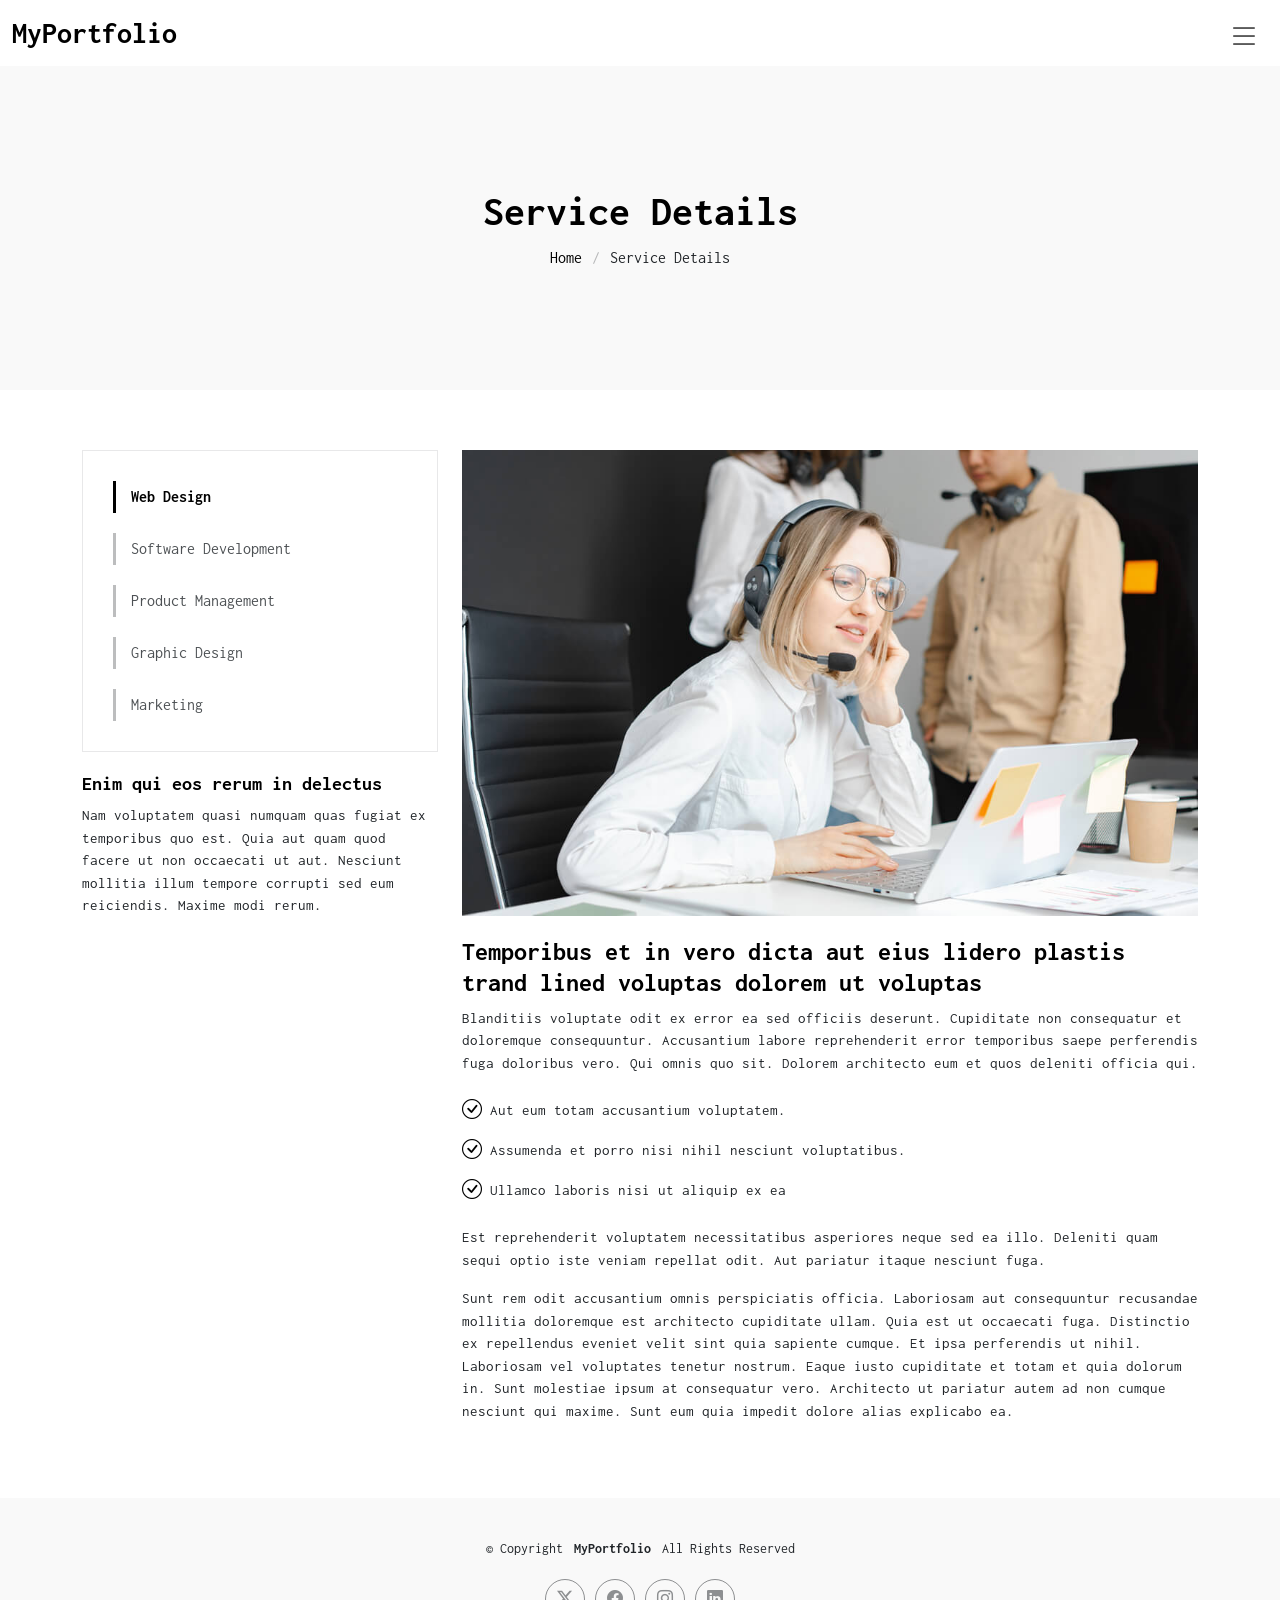
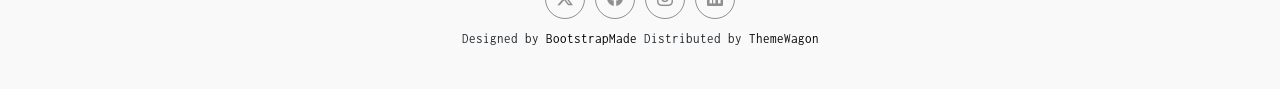
<file: service-details.html>
<!DOCTYPE html>
<html lang="en">

<head>
  <meta charset="utf-8">
  <meta content="width=device-width, initial-scale=1.0" name="viewport">
  <title>Service Details - MyPortfolio Bootstrap Template</title>
  <meta name="description" content="">
  <meta name="keywords" content="">

  <!-- Favicons -->
  <link href="assets/img/favicon.png" rel="icon">
  <link href="assets/img/apple-touch-icon.png" rel="apple-touch-icon">

  <!-- Fonts -->
  <link href="https://fonts.googleapis.com" rel="preconnect">
  <link href="https://fonts.gstatic.com" rel="preconnect" crossorigin>
  <link href="https://fonts.googleapis.com/css2?family=Inconsolata:wght@200;300;400;500;600;700;800;900&display=swap" rel="stylesheet">

  <!-- Vendor CSS Files -->
  <link href="assets/vendor/bootstrap/css/bootstrap.min.css" rel="stylesheet">
  <link href="assets/vendor/bootstrap-icons/bootstrap-icons.css" rel="stylesheet">
  <link href="assets/vendor/aos/aos.css" rel="stylesheet">
  <link href="assets/vendor/glightbox/css/glightbox.min.css" rel="stylesheet">
  <link href="assets/vendor/swiper/swiper-bundle.min.css" rel="stylesheet">

  <!-- Main CSS File -->
  <link href="assets/css/main.css" rel="stylesheet">

  <!-- =======================================================
  * Template Name: MyPortfolio
  * Template URL: https://bootstrapmade.com/myportfolio-bootstrap-portfolio-website-template/
  * Updated: Aug 08 2024 with Bootstrap v5.3.3
  * Author: BootstrapMade.com
  * License: https://bootstrapmade.com/license/
  ======================================================== -->
</head>

<body class="service-details-page">

  <header id="header" class="header d-flex align-items-center sticky-top">
    <div class="container-fluid  position-relative d-flex align-items-center justify-content-between">

      <a href="index.html" class="logo d-flex align-items-center">
        <!-- Uncomment the line below if you also wish to use an image logo -->
        <!-- <img src="assets/img/logo.png" alt=""> -->
        <h1 class="sitename">MyPortfolio</h1>
      </a>

      <nav id="navmenu" class="navmenu">
        <ul>
          <li><a href="index.html">Home</a></li>
          <li><a href="about.html">About</a></li>
          <li><a href="services.html">Services</a></li>
          <li><a href="portfolio.html">Portfolio</a></li>
          <li class="dropdown"><a href="#"><span>Dropdown</span> <i class="bi bi-chevron-down toggle-dropdown"></i></a>
            <ul>
              <li><a href="#">Dropdown 1</a></li>
              <li class="dropdown"><a href="#"><span>Deep Dropdown</span> <i class="bi bi-chevron-down toggle-dropdown"></i></a>
                <ul>
                  <li><a href="#">Deep Dropdown 1</a></li>
                  <li><a href="#">Deep Dropdown 2</a></li>
                  <li><a href="#">Deep Dropdown 3</a></li>
                  <li><a href="#">Deep Dropdown 4</a></li>
                  <li><a href="#">Deep Dropdown 5</a></li>
                </ul>
              </li>
              <li><a href="#">Dropdown 2</a></li>
              <li><a href="#">Dropdown 3</a></li>
              <li><a href="#">Dropdown 4</a></li>
            </ul>
          </li>
          <li><a href="contact.html">Contact</a></li>
        </ul>
        <i class="mobile-nav-toggle d-xl-none bi bi-list"></i>
      </nav>

    </div>
  </header>

  <main class="main">

    <!-- Page Title -->
    <div class="page-title light-background">
      <div class="container">
        <h1>Service Details</h1>
        <nav class="breadcrumbs">
          <ol>
            <li><a href="index.html">Home</a></li>
            <li class="current">Service Details</li>
          </ol>
        </nav>
      </div>
    </div><!-- End Page Title -->

    <!-- Service Details Section -->
    <section id="service-details" class="service-details section">

      <div class="container">

        <div class="row gy-4">

          <div class="col-lg-4" data-aos="fade-up" data-aos-delay="100">
            <div class="services-list">
              <a href="#" class="active">Web Design</a>
              <a href="#">Software Development</a>
              <a href="#">Product Management</a>
              <a href="#">Graphic Design</a>
              <a href="#">Marketing</a>
            </div>

            <h4>Enim qui eos rerum in delectus</h4>
            <p>Nam voluptatem quasi numquam quas fugiat ex temporibus quo est. Quia aut quam quod facere ut non occaecati ut aut. Nesciunt mollitia illum tempore corrupti sed eum reiciendis. Maxime modi rerum.</p>
          </div>

          <div class="col-lg-8" data-aos="fade-up" data-aos-delay="200">
            <img src="assets/img/services.jpg" alt="" class="img-fluid services-img">
            <h3>Temporibus et in vero dicta aut eius lidero plastis trand lined voluptas dolorem ut voluptas</h3>
            <p>
              Blanditiis voluptate odit ex error ea sed officiis deserunt. Cupiditate non consequatur et doloremque consequuntur. Accusantium labore reprehenderit error temporibus saepe perferendis fuga doloribus vero. Qui omnis quo sit. Dolorem architecto eum et quos deleniti officia qui.
            </p>
            <ul>
              <li><i class="bi bi-check-circle"></i> <span>Aut eum totam accusantium voluptatem.</span></li>
              <li><i class="bi bi-check-circle"></i> <span>Assumenda et porro nisi nihil nesciunt voluptatibus.</span></li>
              <li><i class="bi bi-check-circle"></i> <span>Ullamco laboris nisi ut aliquip ex ea</span></li>
            </ul>
            <p>
              Est reprehenderit voluptatem necessitatibus asperiores neque sed ea illo. Deleniti quam sequi optio iste veniam repellat odit. Aut pariatur itaque nesciunt fuga.
            </p>
            <p>
              Sunt rem odit accusantium omnis perspiciatis officia. Laboriosam aut consequuntur recusandae mollitia doloremque est architecto cupiditate ullam. Quia est ut occaecati fuga. Distinctio ex repellendus eveniet velit sint quia sapiente cumque. Et ipsa perferendis ut nihil. Laboriosam vel voluptates tenetur nostrum. Eaque iusto cupiditate et totam et quia dolorum in. Sunt molestiae ipsum at consequatur vero. Architecto ut pariatur autem ad non cumque nesciunt qui maxime. Sunt eum quia impedit dolore alias explicabo ea.
            </p>
          </div>

        </div>

      </div>

    </section><!-- /Service Details Section -->

  </main>

  <footer id="footer" class="footer light-background">

    <div class="container">
      <div class="copyright text-center ">
        <p>© <span>Copyright</span> <strong class="px-1 sitename">MyPortfolio</strong> <span>All Rights Reserved</span></p>
      </div>
      <div class="social-links d-flex justify-content-center">
        <a href=""><i class="bi bi-twitter-x"></i></a>
        <a href=""><i class="bi bi-facebook"></i></a>
        <a href=""><i class="bi bi-instagram"></i></a>
        <a href=""><i class="bi bi-linkedin"></i></a>
      </div>
      <div class="credits">
        <!-- All the links in the footer should remain intact. -->
        <!-- You can delete the links only if you've purchased the pro version. -->
        <!-- Licensing information: https://bootstrapmade.com/license/ -->
        <!-- Purchase the pro version with working PHP/AJAX contact form: [buy-url] -->
        Designed by <a href="https://bootstrapmade.com/">BootstrapMade</a> Distributed by <a href="https://themewagon.com" target="_blank">ThemeWagon</a>
      </div>
    </div>

  </footer>

  <!-- Scroll Top -->
  <a href="#" id="scroll-top" class="scroll-top d-flex align-items-center justify-content-center"><i class="bi bi-arrow-up-short"></i></a>

  <!-- Preloader -->
  <div id="preloader"></div>

  <!-- Vendor JS Files -->
  <script src="assets/vendor/bootstrap/js/bootstrap.bundle.min.js"></script>
  <script src="assets/vendor/php-email-form/validate.js"></script>
  <script src="assets/vendor/aos/aos.js"></script>
  <script src="assets/vendor/glightbox/js/glightbox.min.js"></script>
  <script src="assets/vendor/imagesloaded/imagesloaded.pkgd.min.js"></script>
  <script src="assets/vendor/isotope-layout/isotope.pkgd.min.js"></script>
  <script src="assets/vendor/swiper/swiper-bundle.min.js"></script>

  <!-- Main JS File -->
  <script src="assets/js/main.js"></script>

</body>

</html>
</file>
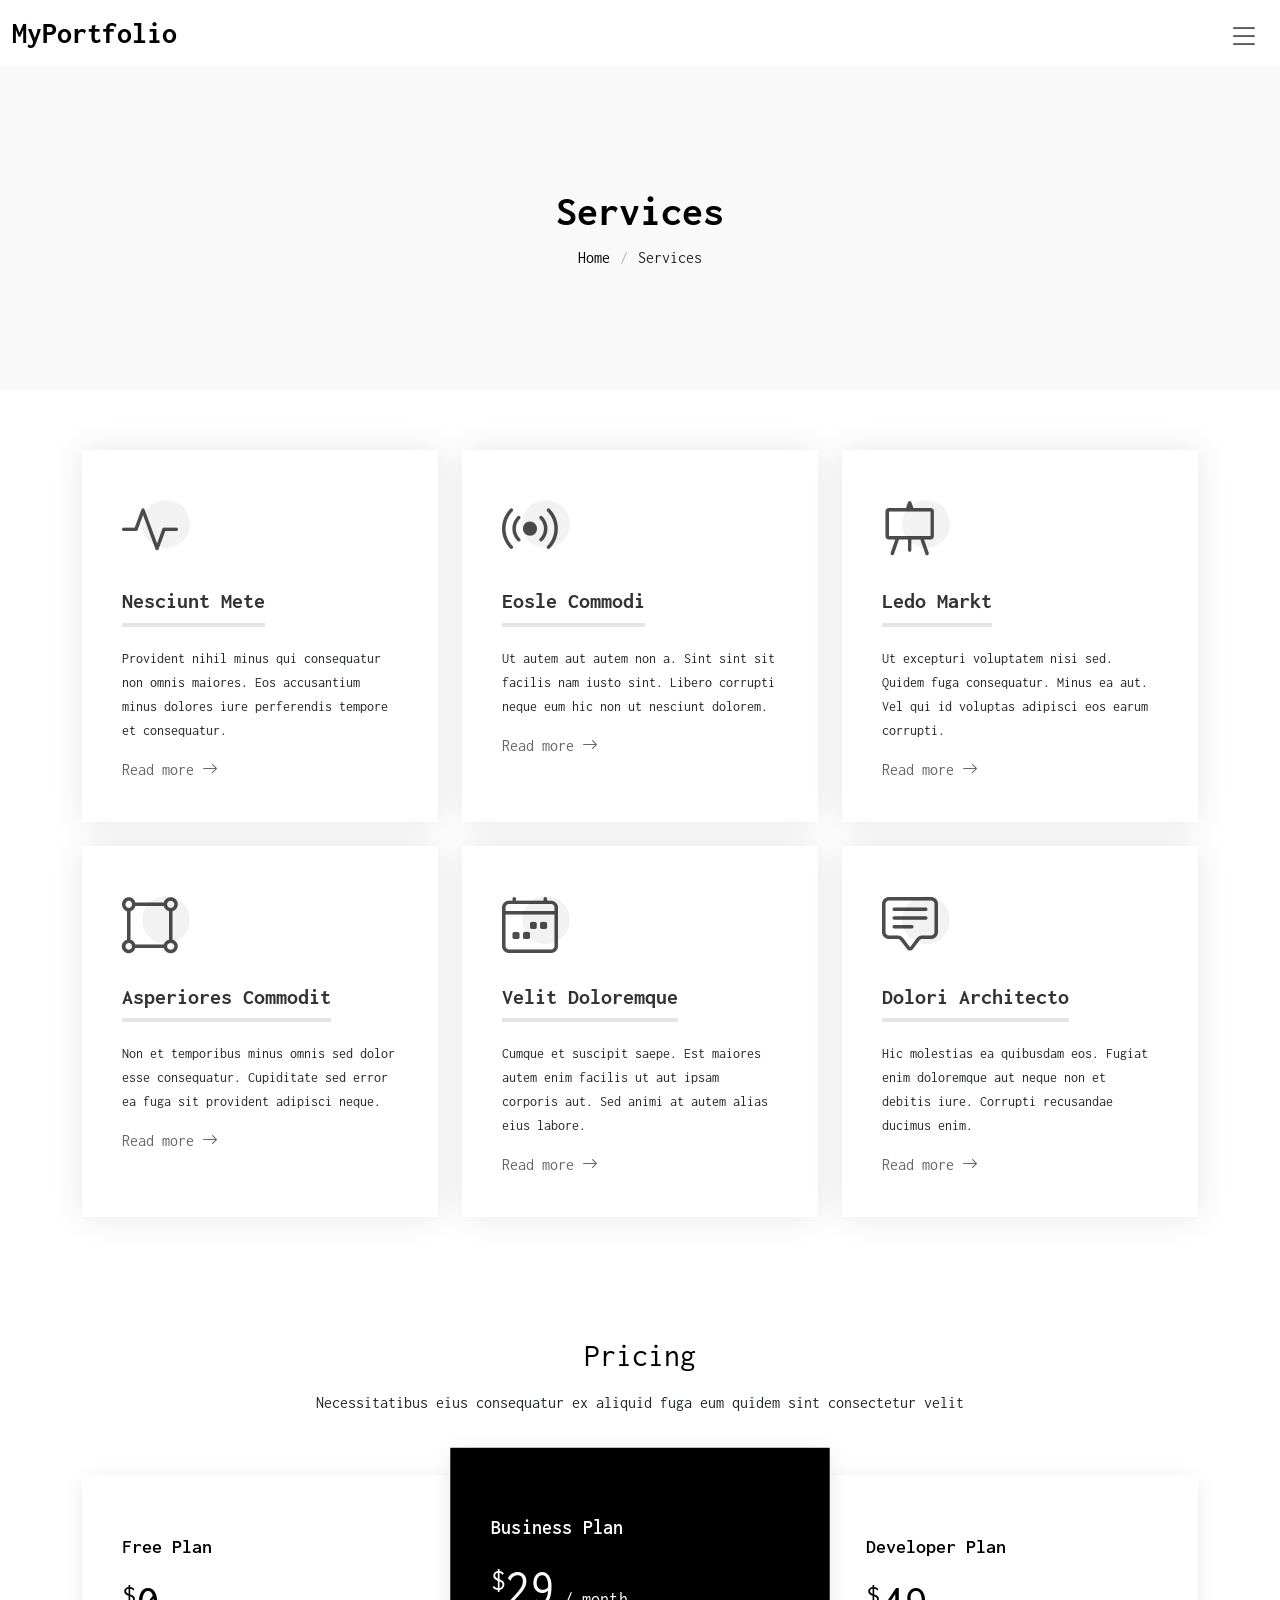
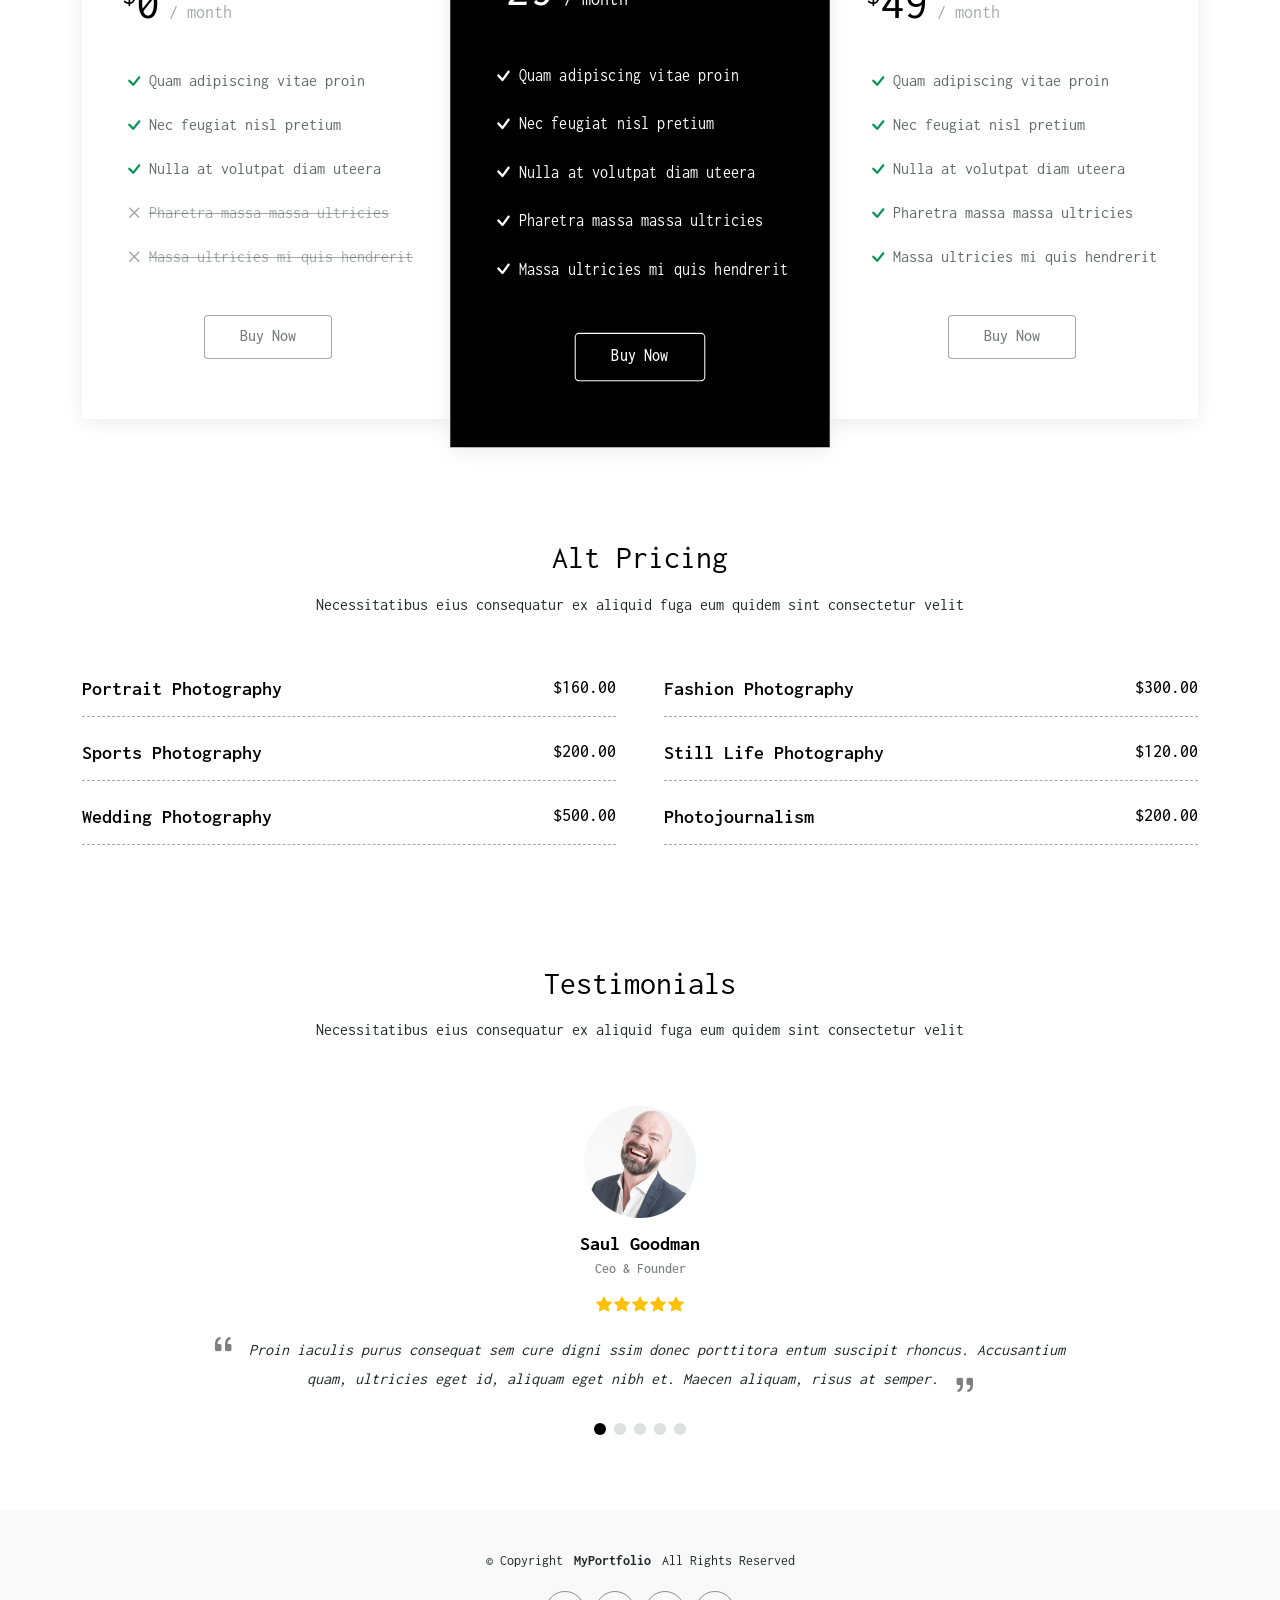
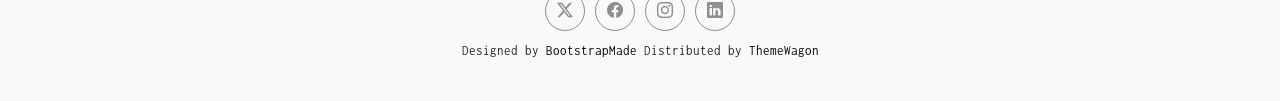
<file: services.html>
<!DOCTYPE html>
<html lang="en">

<head>
  <meta charset="utf-8">
  <meta content="width=device-width, initial-scale=1.0" name="viewport">
  <title>Services - MyPortfolio Bootstrap Template</title>
  <meta name="description" content="">
  <meta name="keywords" content="">

  <!-- Favicons -->
  <link href="assets/img/favicon.png" rel="icon">
  <link href="assets/img/apple-touch-icon.png" rel="apple-touch-icon">

  <!-- Fonts -->
  <link href="https://fonts.googleapis.com" rel="preconnect">
  <link href="https://fonts.gstatic.com" rel="preconnect" crossorigin>
  <link href="https://fonts.googleapis.com/css2?family=Inconsolata:wght@200;300;400;500;600;700;800;900&display=swap" rel="stylesheet">

  <!-- Vendor CSS Files -->
  <link href="assets/vendor/bootstrap/css/bootstrap.min.css" rel="stylesheet">
  <link href="assets/vendor/bootstrap-icons/bootstrap-icons.css" rel="stylesheet">
  <link href="assets/vendor/aos/aos.css" rel="stylesheet">
  <link href="assets/vendor/glightbox/css/glightbox.min.css" rel="stylesheet">
  <link href="assets/vendor/swiper/swiper-bundle.min.css" rel="stylesheet">

  <!-- Main CSS File -->
  <link href="assets/css/main.css" rel="stylesheet">

  <!-- =======================================================
  * Template Name: MyPortfolio
  * Template URL: https://bootstrapmade.com/myportfolio-bootstrap-portfolio-website-template/
  * Updated: Aug 08 2024 with Bootstrap v5.3.3
  * Author: BootstrapMade.com
  * License: https://bootstrapmade.com/license/
  ======================================================== -->
</head>

<body class="services-page">

  <header id="header" class="header d-flex align-items-center sticky-top">
    <div class="container-fluid  position-relative d-flex align-items-center justify-content-between">

      <a href="index.html" class="logo d-flex align-items-center">
        <!-- Uncomment the line below if you also wish to use an image logo -->
        <!-- <img src="assets/img/logo.png" alt=""> -->
        <h1 class="sitename">MyPortfolio</h1>
      </a>

      <nav id="navmenu" class="navmenu">
        <ul>
          <li><a href="index.html">Home</a></li>
          <li><a href="about.html">About</a></li>
          <li><a href="services.html" class="active">Services</a></li>
          <li><a href="portfolio.html">Portfolio</a></li>
          <li class="dropdown"><a href="#"><span>Dropdown</span> <i class="bi bi-chevron-down toggle-dropdown"></i></a>
            <ul>
              <li><a href="#">Dropdown 1</a></li>
              <li class="dropdown"><a href="#"><span>Deep Dropdown</span> <i class="bi bi-chevron-down toggle-dropdown"></i></a>
                <ul>
                  <li><a href="#">Deep Dropdown 1</a></li>
                  <li><a href="#">Deep Dropdown 2</a></li>
                  <li><a href="#">Deep Dropdown 3</a></li>
                  <li><a href="#">Deep Dropdown 4</a></li>
                  <li><a href="#">Deep Dropdown 5</a></li>
                </ul>
              </li>
              <li><a href="#">Dropdown 2</a></li>
              <li><a href="#">Dropdown 3</a></li>
              <li><a href="#">Dropdown 4</a></li>
            </ul>
          </li>
          <li><a href="contact.html">Contact</a></li>
        </ul>
        <i class="mobile-nav-toggle d-xl-none bi bi-list"></i>
      </nav>

    </div>
  </header>

  <main class="main">

    <!-- Page Title -->
    <div class="page-title light-background">
      <div class="container">
        <h1>Services</h1>
        <nav class="breadcrumbs">
          <ol>
            <li><a href="index.html">Home</a></li>
            <li class="current">Services</li>
          </ol>
        </nav>
      </div>
    </div><!-- End Page Title -->

    <!-- Services Section -->
    <section id="services" class="services section">

      <div class="container">

        <div class="row gy-4">

          <div class="col-lg-4 col-md-6" data-aos="fade-up" data-aos-delay="100">
            <div class="service-item  position-relative">
              <div class="icon">
                <i class="bi bi-activity"></i>
              </div>
              <h3>Nesciunt Mete</h3>
              <p>Provident nihil minus qui consequatur non omnis maiores. Eos accusantium minus dolores iure perferendis tempore et consequatur.</p>
              <a href="service-details.html" class="readmore stretched-link">Read more <i class="bi bi-arrow-right"></i></a>
            </div>
          </div><!-- End Service Item -->

          <div class="col-lg-4 col-md-6" data-aos="fade-up" data-aos-delay="200">
            <div class="service-item position-relative">
              <div class="icon">
                <i class="bi bi-broadcast"></i>
              </div>
              <h3>Eosle Commodi</h3>
              <p>Ut autem aut autem non a. Sint sint sit facilis nam iusto sint. Libero corrupti neque eum hic non ut nesciunt dolorem.</p>
              <a href="service-details.html" class="readmore stretched-link">Read more <i class="bi bi-arrow-right"></i></a>
            </div>
          </div><!-- End Service Item -->

          <div class="col-lg-4 col-md-6" data-aos="fade-up" data-aos-delay="300">
            <div class="service-item position-relative">
              <div class="icon">
                <i class="bi bi-easel"></i>
              </div>
              <h3>Ledo Markt</h3>
              <p>Ut excepturi voluptatem nisi sed. Quidem fuga consequatur. Minus ea aut. Vel qui id voluptas adipisci eos earum corrupti.</p>
              <a href="service-details.html" class="readmore stretched-link">Read more <i class="bi bi-arrow-right"></i></a>
            </div>
          </div><!-- End Service Item -->

          <div class="col-lg-4 col-md-6" data-aos="fade-up" data-aos-delay="400">
            <div class="service-item position-relative">
              <div class="icon">
                <i class="bi bi-bounding-box-circles"></i>
              </div>
              <h3>Asperiores Commodit</h3>
              <p>Non et temporibus minus omnis sed dolor esse consequatur. Cupiditate sed error ea fuga sit provident adipisci neque.</p>
              <a href="service-details.html" class="readmore stretched-link">Read more <i class="bi bi-arrow-right"></i></a>
            </div>
          </div><!-- End Service Item -->

          <div class="col-lg-4 col-md-6" data-aos="fade-up" data-aos-delay="500">
            <div class="service-item position-relative">
              <div class="icon">
                <i class="bi bi-calendar4-week"></i>
              </div>
              <h3>Velit Doloremque</h3>
              <p>Cumque et suscipit saepe. Est maiores autem enim facilis ut aut ipsam corporis aut. Sed animi at autem alias eius labore.</p>
              <a href="service-details.html" class="readmore stretched-link">Read more <i class="bi bi-arrow-right"></i></a>
            </div>
          </div><!-- End Service Item -->

          <div class="col-lg-4 col-md-6" data-aos="fade-up" data-aos-delay="600">
            <div class="service-item position-relative">
              <div class="icon">
                <i class="bi bi-chat-square-text"></i>
              </div>
              <h3>Dolori Architecto</h3>
              <p>Hic molestias ea quibusdam eos. Fugiat enim doloremque aut neque non et debitis iure. Corrupti recusandae ducimus enim.</p>
              <a href="service-details.html" class="readmore stretched-link">Read more <i class="bi bi-arrow-right"></i></a>
            </div>
          </div><!-- End Service Item -->

        </div>

      </div>

    </section><!-- /Services Section -->

    <!-- Pricing Section -->
    <section id="pricing" class="pricing section">

      <!-- Section Title -->
      <div class="container section-title" data-aos="fade-up">
        <h2>Pricing</h2>
        <p>Necessitatibus eius consequatur ex aliquid fuga eum quidem sint consectetur velit</p>
      </div><!-- End Section Title -->

      <div class="container">

        <div class="row g-4 g-lg-0">

          <div class="col-lg-4" data-aos="zoom-in" data-aos-delay="100">
            <div class="pricing-item">
              <h3>Free Plan</h3>
              <h4><sup>$</sup>0<span> / month</span></h4>
              <ul>
                <li><i class="bi bi-check"></i> <span>Quam adipiscing vitae proin</span></li>
                <li><i class="bi bi-check"></i> <span>Nec feugiat nisl pretium</span></li>
                <li><i class="bi bi-check"></i> <span>Nulla at volutpat diam uteera</span></li>
                <li class="na"><i class="bi bi-x"></i> <span>Pharetra massa massa ultricies</span></li>
                <li class="na"><i class="bi bi-x"></i> <span>Massa ultricies mi quis hendrerit</span></li>
              </ul>
              <div class="text-center"><a href="#" class="buy-btn">Buy Now</a></div>
            </div>
          </div><!-- End Pricing Item -->

          <div class="col-lg-4 featured" data-aos="zoom-in" data-aos-delay="200">
            <div class="pricing-item">
              <h3>Business Plan</h3>
              <h4><sup>$</sup>29<span> / month</span></h4>
              <ul>
                <li><i class="bi bi-check"></i> <span>Quam adipiscing vitae proin</span></li>
                <li><i class="bi bi-check"></i> <span>Nec feugiat nisl pretium</span></li>
                <li><i class="bi bi-check"></i> <span>Nulla at volutpat diam uteera</span></li>
                <li><i class="bi bi-check"></i> <span>Pharetra massa massa ultricies</span></li>
                <li><i class="bi bi-check"></i> <span>Massa ultricies mi quis hendrerit</span></li>
              </ul>
              <div class="text-center"><a href="#" class="buy-btn">Buy Now</a></div>
            </div>
          </div><!-- End Pricing Item -->

          <div class="col-lg-4" data-aos="zoom-in" data-aos-delay="100">
            <div class="pricing-item">
              <h3>Developer Plan</h3>
              <h4><sup>$</sup>49<span> / month</span></h4>
              <ul>
                <li><i class="bi bi-check"></i> <span>Quam adipiscing vitae proin</span></li>
                <li><i class="bi bi-check"></i> <span>Nec feugiat nisl pretium</span></li>
                <li><i class="bi bi-check"></i> <span>Nulla at volutpat diam uteera</span></li>
                <li><i class="bi bi-check"></i> <span>Pharetra massa massa ultricies</span></li>
                <li><i class="bi bi-check"></i> <span>Massa ultricies mi quis hendrerit</span></li>
              </ul>
              <div class="text-center"><a href="#" class="buy-btn">Buy Now</a></div>
            </div>
          </div><!-- End Pricing Item -->

        </div>

      </div>

    </section><!-- /Pricing Section -->

    <!-- Alt Pricing Section -->
    <section id="alt-pricing" class="alt-pricing section">

      <!-- Section Title -->
      <div class="container section-title" data-aos="fade-up">
        <h2>Alt Pricing</h2>
        <p>Necessitatibus eius consequatur ex aliquid fuga eum quidem sint consectetur velit</p>
      </div><!-- End Section Title -->

      <div class="container" data-aos="fade-up" data-aos-delay="100">

        <div class="row gy-4 gx-lg-5">

          <div class="col-lg-6">
            <div class="pricing-item d-flex justify-content-between">
              <h3>Portrait Photography</h3>
              <h4>$160.00</h4>
            </div>
          </div><!-- End Pricing Item -->

          <div class="col-lg-6">
            <div class="pricing-item d-flex justify-content-between">
              <h3>Fashion Photography</h3>
              <h4>$300.00</h4>
            </div>
          </div><!-- End Pricing Item -->

          <div class="col-lg-6">
            <div class="pricing-item d-flex justify-content-between">
              <h3>Sports Photography</h3>
              <h4>$200.00</h4>
            </div>
          </div><!-- End Pricing Item -->

          <div class="col-lg-6">
            <div class="pricing-item d-flex justify-content-between">
              <h3>Still Life Photography</h3>
              <h4>$120.00</h4>
            </div>
          </div><!-- End Pricing Item -->

          <div class="col-lg-6">
            <div class="pricing-item d-flex justify-content-between">
              <h3>Wedding Photography</h3>
              <h4>$500.00</h4>
            </div>
          </div><!-- End Pricing Item -->

          <div class="col-lg-6">
            <div class="pricing-item d-flex justify-content-between">
              <h3>Photojournalism</h3>
              <h4>$200.00</h4>
            </div>
          </div><!-- End Pricing Item -->

        </div>

      </div>

    </section><!-- /Alt Pricing Section -->

    <!-- Testimonials Section -->
    <section id="testimonials" class="testimonials section">

      <!-- Section Title -->
      <div class="container section-title" data-aos="fade-up">
        <h2>Testimonials</h2>
        <p>Necessitatibus eius consequatur ex aliquid fuga eum quidem sint consectetur velit</p>
      </div><!-- End Section Title -->

      <div class="container" data-aos="fade-up" data-aos-delay="100">

        <div class="swiper init-swiper">
          <script type="application/json" class="swiper-config">
            {
              "loop": true,
              "speed": 600,
              "autoplay": {
                "delay": 5000
              },
              "slidesPerView": "auto",
              "pagination": {
                "el": ".swiper-pagination",
                "type": "bullets",
                "clickable": true
              }
            }
          </script>
          <div class="swiper-wrapper">

            <div class="swiper-slide">
              <div class="testimonial-item">
                <img src="assets/img/testimonials/testimonials-1.jpg" class="testimonial-img" alt="">
                <h3>Saul Goodman</h3>
                <h4>Ceo &amp; Founder</h4>
                <div class="stars">
                  <i class="bi bi-star-fill"></i><i class="bi bi-star-fill"></i><i class="bi bi-star-fill"></i><i class="bi bi-star-fill"></i><i class="bi bi-star-fill"></i>
                </div>
                <p>
                  <i class="bi bi-quote quote-icon-left"></i>
                  <span>Proin iaculis purus consequat sem cure digni ssim donec porttitora entum suscipit rhoncus. Accusantium quam, ultricies eget id, aliquam eget nibh et. Maecen aliquam, risus at semper.</span>
                  <i class="bi bi-quote quote-icon-right"></i>
                </p>
              </div>
            </div><!-- End testimonial item -->

            <div class="swiper-slide">
              <div class="testimonial-item">
                <img src="assets/img/testimonials/testimonials-2.jpg" class="testimonial-img" alt="">
                <h3>Sara Wilsson</h3>
                <h4>Designer</h4>
                <div class="stars">
                  <i class="bi bi-star-fill"></i><i class="bi bi-star-fill"></i><i class="bi bi-star-fill"></i><i class="bi bi-star-fill"></i><i class="bi bi-star-fill"></i>
                </div>
                <p>
                  <i class="bi bi-quote quote-icon-left"></i>
                  <span>Export tempor illum tamen malis malis eram quae irure esse labore quem cillum quid cillum eram malis quorum velit fore eram velit sunt aliqua noster fugiat irure amet legam anim culpa.</span>
                  <i class="bi bi-quote quote-icon-right"></i>
                </p>
              </div>
            </div><!-- End testimonial item -->

            <div class="swiper-slide">
              <div class="testimonial-item">
                <img src="assets/img/testimonials/testimonials-3.jpg" class="testimonial-img" alt="">
                <h3>Jena Karlis</h3>
                <h4>Store Owner</h4>
                <div class="stars">
                  <i class="bi bi-star-fill"></i><i class="bi bi-star-fill"></i><i class="bi bi-star-fill"></i><i class="bi bi-star-fill"></i><i class="bi bi-star-fill"></i>
                </div>
                <p>
                  <i class="bi bi-quote quote-icon-left"></i>
                  <span>Enim nisi quem export duis labore cillum quae magna enim sint quorum nulla quem veniam duis minim tempor labore quem eram duis noster aute amet eram fore quis sint minim.</span>
                  <i class="bi bi-quote quote-icon-right"></i>
                </p>
              </div>
            </div><!-- End testimonial item -->

            <div class="swiper-slide">
              <div class="testimonial-item">
                <img src="assets/img/testimonials/testimonials-4.jpg" class="testimonial-img" alt="">
                <h3>Matt Brandon</h3>
                <h4>Freelancer</h4>
                <div class="stars">
                  <i class="bi bi-star-fill"></i><i class="bi bi-star-fill"></i><i class="bi bi-star-fill"></i><i class="bi bi-star-fill"></i><i class="bi bi-star-fill"></i>
                </div>
                <p>
                  <i class="bi bi-quote quote-icon-left"></i>
                  <span>Fugiat enim eram quae cillum dolore dolor amet nulla culpa multos export minim fugiat minim velit minim dolor enim duis veniam ipsum anim magna sunt elit fore quem dolore labore illum veniam.</span>
                  <i class="bi bi-quote quote-icon-right"></i>
                </p>
              </div>
            </div><!-- End testimonial item -->

            <div class="swiper-slide">
              <div class="testimonial-item">
                <img src="assets/img/testimonials/testimonials-5.jpg" class="testimonial-img" alt="">
                <h3>John Larson</h3>
                <h4>Entrepreneur</h4>
                <div class="stars">
                  <i class="bi bi-star-fill"></i><i class="bi bi-star-fill"></i><i class="bi bi-star-fill"></i><i class="bi bi-star-fill"></i><i class="bi bi-star-fill"></i>
                </div>
                <p>
                  <i class="bi bi-quote quote-icon-left"></i>
                  <span>Quis quorum aliqua sint quem legam fore sunt eram irure aliqua veniam tempor noster veniam enim culpa labore duis sunt culpa nulla illum cillum fugiat legam esse veniam culpa fore nisi cillum quid.</span>
                  <i class="bi bi-quote quote-icon-right"></i>
                </p>
              </div>
            </div><!-- End testimonial item -->

          </div>
          <div class="swiper-pagination"></div>
        </div>

      </div>

    </section><!-- /Testimonials Section -->

  </main>

  <footer id="footer" class="footer light-background">

    <div class="container">
      <div class="copyright text-center ">
        <p>© <span>Copyright</span> <strong class="px-1 sitename">MyPortfolio</strong> <span>All Rights Reserved</span></p>
      </div>
      <div class="social-links d-flex justify-content-center">
        <a href=""><i class="bi bi-twitter-x"></i></a>
        <a href=""><i class="bi bi-facebook"></i></a>
        <a href=""><i class="bi bi-instagram"></i></a>
        <a href=""><i class="bi bi-linkedin"></i></a>
      </div>
      <div class="credits">
        <!-- All the links in the footer should remain intact. -->
        <!-- You can delete the links only if you've purchased the pro version. -->
        <!-- Licensing information: https://bootstrapmade.com/license/ -->
        <!-- Purchase the pro version with working PHP/AJAX contact form: [buy-url] -->
        Designed by <a href="https://bootstrapmade.com/">BootstrapMade</a> Distributed by <a href="https://themewagon.com" target="_blank">ThemeWagon</a>
      </div>
    </div>

  </footer>

  <!-- Scroll Top -->
  <a href="#" id="scroll-top" class="scroll-top d-flex align-items-center justify-content-center"><i class="bi bi-arrow-up-short"></i></a>

  <!-- Preloader -->
  <div id="preloader"></div>

  <!-- Vendor JS Files -->
  <script src="assets/vendor/bootstrap/js/bootstrap.bundle.min.js"></script>
  <script src="assets/vendor/php-email-form/validate.js"></script>
  <script src="assets/vendor/aos/aos.js"></script>
  <script src="assets/vendor/glightbox/js/glightbox.min.js"></script>
  <script src="assets/vendor/imagesloaded/imagesloaded.pkgd.min.js"></script>
  <script src="assets/vendor/isotope-layout/isotope.pkgd.min.js"></script>
  <script src="assets/vendor/swiper/swiper-bundle.min.js"></script>

  <!-- Main JS File -->
  <script src="assets/js/main.js"></script>

</body>

</html>
</file>
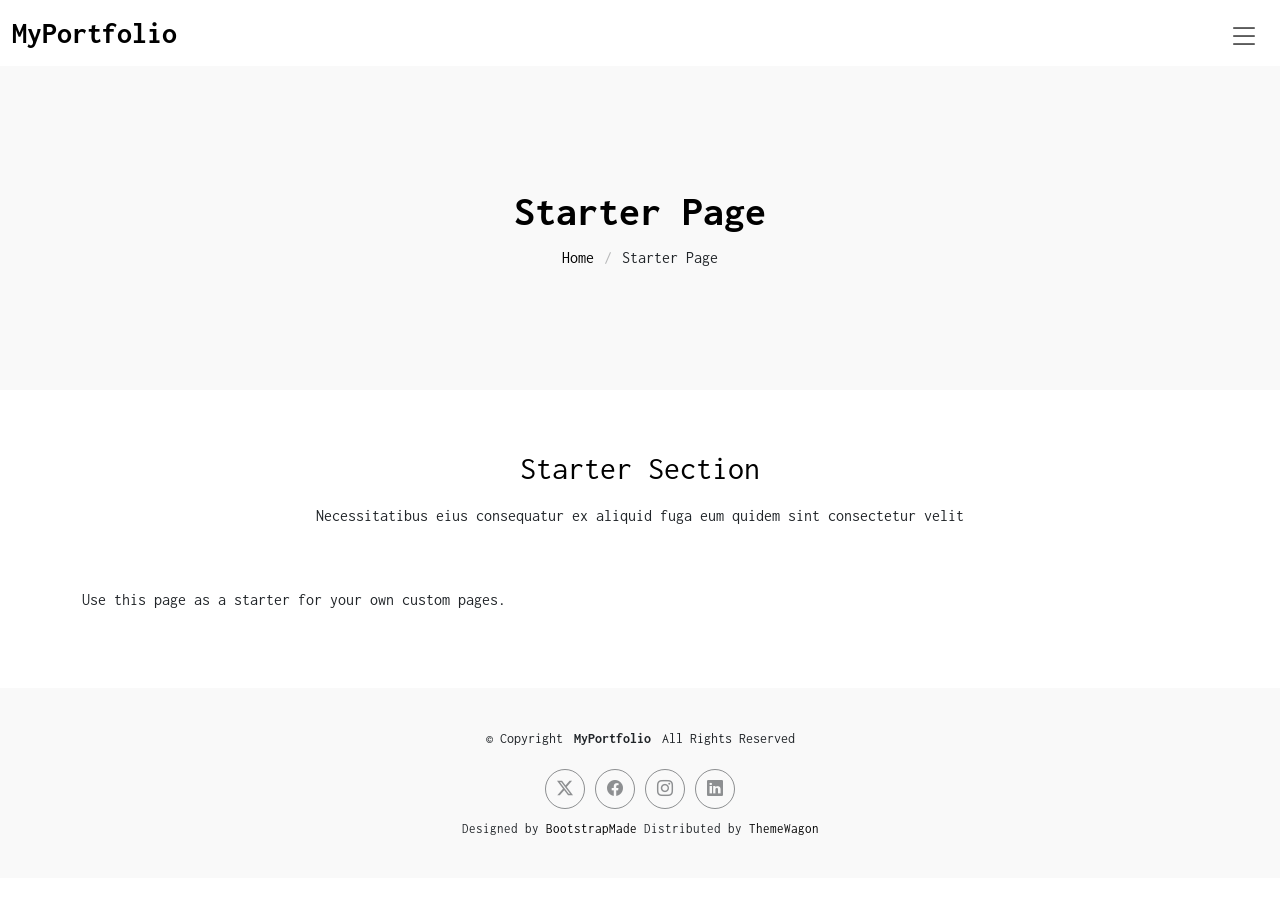
<file: starter-page.html>
<!DOCTYPE html>
<html lang="en">

<head>
  <meta charset="utf-8">
  <meta content="width=device-width, initial-scale=1.0" name="viewport">
  <title>Starter Page - MyPortfolio Bootstrap Template</title>
  <meta name="description" content="">
  <meta name="keywords" content="">

  <!-- Favicons -->
  <link href="assets/img/favicon.png" rel="icon">
  <link href="assets/img/apple-touch-icon.png" rel="apple-touch-icon">

  <!-- Fonts -->
  <link href="https://fonts.googleapis.com" rel="preconnect">
  <link href="https://fonts.gstatic.com" rel="preconnect" crossorigin>
  <link href="https://fonts.googleapis.com/css2?family=Inconsolata:wght@200;300;400;500;600;700;800;900&display=swap" rel="stylesheet">

  <!-- Vendor CSS Files -->
  <link href="assets/vendor/bootstrap/css/bootstrap.min.css" rel="stylesheet">
  <link href="assets/vendor/bootstrap-icons/bootstrap-icons.css" rel="stylesheet">
  <link href="assets/vendor/aos/aos.css" rel="stylesheet">
  <link href="assets/vendor/glightbox/css/glightbox.min.css" rel="stylesheet">
  <link href="assets/vendor/swiper/swiper-bundle.min.css" rel="stylesheet">

  <!-- Main CSS File -->
  <link href="assets/css/main.css" rel="stylesheet">

  <!-- =======================================================
  * Template Name: MyPortfolio
  * Template URL: https://bootstrapmade.com/myportfolio-bootstrap-portfolio-website-template/
  * Updated: Aug 08 2024 with Bootstrap v5.3.3
  * Author: BootstrapMade.com
  * License: https://bootstrapmade.com/license/
  ======================================================== -->
</head>

<body class="starter-page-page">

  <header id="header" class="header d-flex align-items-center sticky-top">
    <div class="container-fluid  position-relative d-flex align-items-center justify-content-between">

      <a href="index.html" class="logo d-flex align-items-center">
        <!-- Uncomment the line below if you also wish to use an image logo -->
        <!-- <img src="assets/img/logo.png" alt=""> -->
        <h1 class="sitename">MyPortfolio</h1>
      </a>

      <nav id="navmenu" class="navmenu">
        <ul>
          <li><a href="index.html">Home</a></li>
          <li><a href="about.html">About</a></li>
          <li><a href="services.html">Services</a></li>
          <li><a href="portfolio.html">Portfolio</a></li>
          <li class="dropdown"><a href="#"><span>Dropdown</span> <i class="bi bi-chevron-down toggle-dropdown"></i></a>
            <ul>
              <li><a href="#">Dropdown 1</a></li>
              <li class="dropdown"><a href="#"><span>Deep Dropdown</span> <i class="bi bi-chevron-down toggle-dropdown"></i></a>
                <ul>
                  <li><a href="#">Deep Dropdown 1</a></li>
                  <li><a href="#">Deep Dropdown 2</a></li>
                  <li><a href="#">Deep Dropdown 3</a></li>
                  <li><a href="#">Deep Dropdown 4</a></li>
                  <li><a href="#">Deep Dropdown 5</a></li>
                </ul>
              </li>
              <li><a href="#">Dropdown 2</a></li>
              <li><a href="#">Dropdown 3</a></li>
              <li><a href="#">Dropdown 4</a></li>
            </ul>
          </li>
          <li><a href="contact.html">Contact</a></li>
        </ul>
        <i class="mobile-nav-toggle d-xl-none bi bi-list"></i>
      </nav>

    </div>
  </header>

  <main class="main">

    <!-- Page Title -->
    <div class="page-title light-background">
      <div class="container">
        <h1>Starter Page</h1>
        <nav class="breadcrumbs">
          <ol>
            <li><a href="index.html">Home</a></li>
            <li class="current">Starter Page</li>
          </ol>
        </nav>
      </div>
    </div><!-- End Page Title -->

    <!-- Starter Section Section -->
    <section id="starter-section" class="starter-section section">

      <!-- Section Title -->
      <div class="container section-title" data-aos="fade-up">
        <h2>Starter Section</h2>
        <p>Necessitatibus eius consequatur ex aliquid fuga eum quidem sint consectetur velit</p>
      </div><!-- End Section Title -->

      <div class="container" data-aos="fade-up">
        <p>Use this page as a starter for your own custom pages.</p>
      </div>

    </section><!-- /Starter Section Section -->

  </main>

  <footer id="footer" class="footer light-background">

    <div class="container">
      <div class="copyright text-center ">
        <p>© <span>Copyright</span> <strong class="px-1 sitename">MyPortfolio</strong> <span>All Rights Reserved</span></p>
      </div>
      <div class="social-links d-flex justify-content-center">
        <a href=""><i class="bi bi-twitter-x"></i></a>
        <a href=""><i class="bi bi-facebook"></i></a>
        <a href=""><i class="bi bi-instagram"></i></a>
        <a href=""><i class="bi bi-linkedin"></i></a>
      </div>
      <div class="credits">
        <!-- All the links in the footer should remain intact. -->
        <!-- You can delete the links only if you've purchased the pro version. -->
        <!-- Licensing information: https://bootstrapmade.com/license/ -->
        <!-- Purchase the pro version with working PHP/AJAX contact form: [buy-url] -->
        Designed by <a href="https://bootstrapmade.com/">BootstrapMade</a> Distributed by <a href="https://themewagon.com" target="_blank">ThemeWagon</a>
      </div>
    </div>

  </footer>

  <!-- Scroll Top -->
  <a href="#" id="scroll-top" class="scroll-top d-flex align-items-center justify-content-center"><i class="bi bi-arrow-up-short"></i></a>

  <!-- Preloader -->
  <div id="preloader"></div>

  <!-- Vendor JS Files -->
  <script src="assets/vendor/bootstrap/js/bootstrap.bundle.min.js"></script>
  <script src="assets/vendor/php-email-form/validate.js"></script>
  <script src="assets/vendor/aos/aos.js"></script>
  <script src="assets/vendor/glightbox/js/glightbox.min.js"></script>
  <script src="assets/vendor/imagesloaded/imagesloaded.pkgd.min.js"></script>
  <script src="assets/vendor/isotope-layout/isotope.pkgd.min.js"></script>
  <script src="assets/vendor/swiper/swiper-bundle.min.js"></script>

  <!-- Main JS File -->
  <script src="assets/js/main.js"></script>

</body>

</html>
</file>
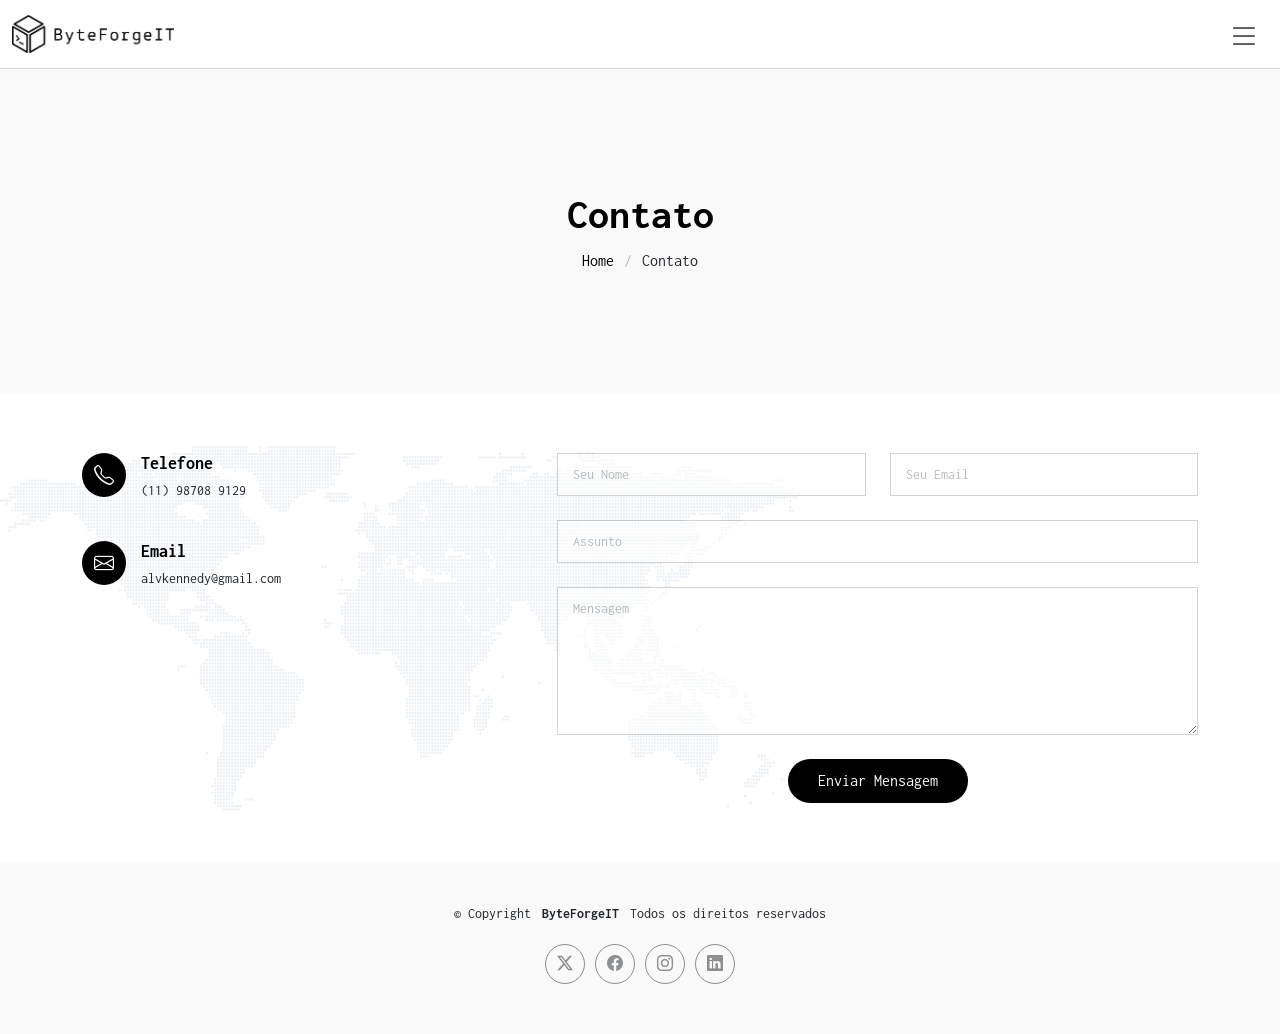
<file: pages/contact.html>
<!DOCTYPE html>
<html lang="en">

<head>
  <meta charset="utf-8">
  <meta content="width=device-width, initial-scale=1.0" name="viewport">
  <title>Contato - ByteForgeIT</title>
  <meta name="description" content="">
  <meta name="keywords" content="">

  <!-- Favicons -->
  <link href="assets/img/favicon.png" rel="icon">
  <link href="assets/img/apple-touch-icon.png" rel="apple-touch-icon">

  <!-- Fonts -->
  <link href="https://fonts.googleapis.com" rel="preconnect">
  <link href="https://fonts.gstatic.com" rel="preconnect" crossorigin>
  <link href="https://fonts.googleapis.com/css2?family=Inconsolata:wght@200;300;400;500;600;700;800;900&display=swap" rel="stylesheet">

  <!-- Vendor CSS Files -->
  <link href="assets/vendor/bootstrap/css/bootstrap.min.css" rel="stylesheet">
  <link href="assets/vendor/bootstrap-icons/bootstrap-icons.css" rel="stylesheet">
  <link href="assets/vendor/aos/aos.css" rel="stylesheet">
  <link href="assets/vendor/glightbox/css/glightbox.min.css" rel="stylesheet">
  <link href="assets/vendor/swiper/swiper-bundle.min.css" rel="stylesheet">

  <!-- Main CSS File -->
  <link href="assets/css/main.css" rel="stylesheet">

  <!-- Custom CSS File -->
  <link href="assets/css/custom.css" rel="stylesheet">

  <!-- =======================================================
  * Template Name: MyPortfolio
  * Template URL: https://bootstrapmade.com/myportfolio-bootstrap-portfolio-website-template/
  * Updated: Aug 08 2024 with Bootstrap v5.3.3
  * Author: BootstrapMade.com
  * License: https://bootstrapmade.com/license/
  ======================================================== -->
</head>

<body class="contact-page">

  <header id="header" class="header d-flex align-items-center sticky-top">
    <div class="container-fluid  position-relative d-flex align-items-center justify-content-between">

      <a href="index.html" class="logo d-flex align-items-center">
        <h1 class="sitename"><img src="assets/img/logo-byteforgeit.png" alt="ByteForgeIT"></h1>
      </a>

      <nav id="navmenu" class="navmenu">
        <ul>
          <li><a href="index.html">Home</a></li>
          <li><a href="contact.html" class="active">Contato</a></li>
        </ul>
        <i class="mobile-nav-toggle d-xl-none bi bi-list"></i>
      </nav>

    </div>
  </header>

  <main class="main">

    <!-- Page Title -->
    <div class="page-title light-background">
      <div class="container">
        <h1>Contato</h1>
        <nav class="breadcrumbs">
          <ol>
            <li><a href="index.html">Home</a></li>
            <li class="current">Contato</li>
          </ol>
        </nav>
      </div>
    </div><!-- End Page Title -->

    <!-- Contact Section -->
    <section id="contact" class="contact section">

      <div class="container position-relative" data-aos="fade-up" data-aos-delay="100">

        <div class="row gy-4">

          <div class="col-lg-5">
            <!-- <div class="info-item d-flex" data-aos="fade-up" data-aos-delay="200">
              <i class="bi bi-geo-alt flex-shrink-0"></i>
              <div>
                <h3>Endereço</h3>
                <p>A108 Adam Street, New York, NY 535022</p>
              </div> -->
            <!-- </div> --> <!-- End Info Item -->

            <div class="info-item d-flex" data-aos="fade-up" data-aos-delay="300">
              <i class="bi bi-telephone flex-shrink-0"></i>
              <div>
                <h3>Telefone</h3>
                <p>(11) 98708 9129</p>
              </div>
            </div><!-- End Info Item -->

            <div class="info-item d-flex" data-aos="fade-up" data-aos-delay="400">
              <i class="bi bi-envelope flex-shrink-0"></i>
              <div>
                <h3>Email<br></h3>
                <p>alvkennedy@gmail.com</p>
              </div>
            </div><!-- End Info Item -->

          </div>

          <div class="col-lg-7">
            <!-- Alias do FormSubmit no lugar do endereço: entrega no mesmo e-mail,
                 sem expô-lo no código-fonte para robôs de spam coletarem. -->
            <form action="https://formsubmit.co/ajax/7788f4ba8492bb07b5032c347f6211b1" method="post" class="php-email-form" data-aos="fade-up" data-aos-delay="500">
              <input type="hidden" name="_subject" value="Contato - ByteForgeIT">
              <input type="hidden" name="_template" value="table">
              <!-- _captcha precisa ficar false no fluxo AJAX: o desafio do FormSubmit
                   é uma página inteira, que não tem como aparecer sem sair do site.
                   A proteção fica por conta do honeypot _honey abaixo. -->
              <input type="hidden" name="_captcha" value="false">
              <!-- Isca para robôs: invisível e fora da ordem de tabulação. Humano nunca
                   preenche; bot que preenche tudo faz o FormSubmit descartar o envio. -->
              <input type="text" name="_honey" tabindex="-1" autocomplete="off" aria-hidden="true" style="position:absolute;left:-9999px;opacity:0;height:0;width:0">
              <div class="row gy-4">

                <div class="col-md-6">
                  <input type="text" name="name" class="form-control" placeholder="Seu Nome" required="">
                </div>

                <div class="col-md-6 ">
                  <input type="email" class="form-control" name="email" placeholder="Seu Email" required="">
                </div>

                <div class="col-md-12">
                  <input type="text" class="form-control" name="subject" placeholder="Assunto" required="">
                </div>

                <div class="col-md-12">
                  <textarea class="form-control" name="message" rows="6" placeholder="Mensagem" required=""></textarea>
                </div>

                <div class="col-md-12 text-center">
                  <div class="loading">Carregando</div>
                  <div class="error-message"></div>
                  <div class="sent-message">Sua mensagem foi enviada. Obrigado!</div>

                  <button type="submit">Enviar Mensagem</button>
                </div>

              </div>
            </form>
          </div><!-- End Contact Form -->

        </div>

      </div>

    </section><!-- /Contact Section -->

  </main>

  <footer id="footer" class="footer light-background">

    <div class="container">
      <div class="copyright text-center ">
        <p>© <span>Copyright</span> <strong class="px-1 sitename">ByteForgeIT</strong> <span>Todos os direitos reservados</span></p>
      </div>
      <div class="social-links d-flex justify-content-center">
        <a href=""><i class="bi bi-twitter-x"></i></a>
        <a href=""><i class="bi bi-facebook"></i></a>
        <a href=""><i class="bi bi-instagram"></i></a>
        <a href=""><i class="bi bi-linkedin"></i></a>
      </div>
      <div class="credits">
        <!-- All the links in the footer should remain intact. -->
        <!-- You can delete the links only if you've purchased the pro version. -->
        <!-- Licensing information: https://bootstrapmade.com/license/ -->
        <!-- Purchase the pro version with working PHP/AJAX contact form: [buy-url] -->
        <!-- Designed by <a href="https://bootstrapmade.com/">BootstrapMade</a> Distributed by <a href="https://themewagon.com" target="_blank">ThemeWagon</a> -->
      </div>
    </div>

  </footer>

  <!-- Scroll Top -->
  <a href="#" id="scroll-top" class="scroll-top d-flex align-items-center justify-content-center"><i class="bi bi-arrow-up-short"></i></a>

  <!-- Preloader -->
  <div id="preloader"></div>

  <!-- Vendor JS Files -->
  <script src="assets/vendor/bootstrap/js/bootstrap.bundle.min.js"></script>
  <script src="assets/vendor/aos/aos.js"></script>
  <script src="assets/vendor/glightbox/js/glightbox.min.js"></script>
  <script src="assets/vendor/imagesloaded/imagesloaded.pkgd.min.js"></script>
  <script src="assets/vendor/isotope-layout/isotope.pkgd.min.js"></script>
  <script src="assets/vendor/swiper/swiper-bundle.min.js"></script>

  <!-- Main JS File -->
  <script src="assets/js/main.js"></script>
  <script src="assets/js/contact-form.js"></script>

</body>

</html>
</file>
<file: pages/assets/css/custom.css>
/**
* Customizações ByteForgeIT — carregado DEPOIS de main.css.
* Mantenha as alterações próprias aqui para que o template original
* (assets/css/main.css) continue substituível sem perder este trabalho.
*/

/*--------------------------------------------------------------
# Header — separação do conteúdo
--------------------------------------------------------------*/

/* O header é branco e a primeira seção também: sem linha, os dois se fundem e
   a barra some — principalmente na index, onde não há a faixa cinza do título
   de página logo abaixo. Como ele é sticky, a borda ainda marca o limite entre
   a barra e o conteúdo que passa por baixo dela na rolagem.

   Um pouco mais forte que as linhas internas do site (as capas do portfólio
   usam 90% transparente): aqui a borda precisa ser lida como estrutura da
   página, não como acabamento de um card. */
.header {
  border-bottom: 1px solid color-mix(in srgb, var(--default-color), transparent 82%);
}

/*--------------------------------------------------------------
# Header — marca em imagem
--------------------------------------------------------------*/

/* O nome do site passou a ser o wordmark (cubo + ByteForgeIT). O <h1> continua
   ali envolvendo a imagem: mantém a hierarquia do documento e dá à marca um
   nome acessível pelo alt, sem texto duplicado para o leitor de tela.

   O template dimensiona o logo em max-height: 32px, medida pensada para um
   ícone quadrado ao lado do nome escrito. Aqui a imagem é o nome inteiro, num
   formato bem mais largo (4,3:1), e nessa altura a palavra ficava menor que o
   menu. O line-height zerado remove o espaço que o <h1> reservava para texto
   que não existe mais e realinha a marca ao centro do header. */
.header .logo h1.sitename {
  display: flex;
  line-height: 0;
}

.header .logo img {
  max-height: none;
  height: 38px;
  width: auto;
  margin-right: 0;
}

@media (max-width: 575px) {
  .header .logo img {
    height: 30px;
  }
}

/*--------------------------------------------------------------
# Portfólio — abertura da seção
--------------------------------------------------------------*/

/* A introdução usava a classe .portfolio-info, que no template é a legenda
   sobre a capa: herdava 24px e o peso 500 do reboot do Bootstrap, ficando menor
   e mais fraca que o nome de cada projeto (32px/700) — mesma família, mas com
   cara de fonte diferente.

   Aqui ela adota o padrão de título de seção que o resto do site já usa
   (.section-title h2 do main.css: 32px, peso 400), só sem a centralização, que
   não cabe numa saudação. E virou <h2>, dando hierarquia real ao documento:
   h1 (marca) > h2 (abertura) > h3 (projeto) > h4 (legenda da capa). */
.portfolio .portfolio-intro {
  margin-bottom: 10px;
}

.portfolio .portfolio-intro h2 {
  color: var(--heading-color);
  font-size: 32px;
  font-weight: 400;
  line-height: 1.3;
  margin-bottom: 12px;
}

.portfolio .portfolio-intro p {
  color: color-mix(in srgb, var(--default-color), transparent 22%);
  font-size: 16px;
  line-height: 1.7;
  max-width: 68ch;
  margin-bottom: 0;
}

@media (max-width: 575px) {
  .portfolio .portfolio-intro h2 {
    font-size: 26px;
  }
}

/*--------------------------------------------------------------
# Portfólio — capas com moldura uniforme
--------------------------------------------------------------*/

/* O template deixava o tamanho do card à mercê das dimensões nativas de cada
   arquivo. Fixando a proporção aqui, qualquer imagem — screenshot largo, foto
   vertical, seja qual for — ocupa exatamente o mesmo espaço na grade. */
.portfolio .portfolio-content img {
  display: block;
  width: 100%;
  aspect-ratio: 4 / 3;
  object-fit: cover;
  object-position: center;
}

/*--------------------------------------------------------------
# Portfólio — projetos agrupados (nome + 3 imagens por linha)
--------------------------------------------------------------*/

.portfolio .portfolio-project {
  margin-top: 40px;
}

.portfolio .portfolio-project+.portfolio-project {
  margin-top: 55px;
  padding-top: 45px;
  border-top: 1px solid color-mix(in srgb, var(--default-color), transparent 88%);
}

.portfolio .portfolio-project-header {
  margin-bottom: 22px;
}

/* Título de bloco, não de seção: segue o idioma do template para itens dentro
   de uma seção — bold 700 e menor que a abertura (32px/400), como os títulos
   dos serviços (22px/700). Ficar do mesmo tamanho da abertura, e mais pesado
   que ela, era o que apagava a hierarquia entre as duas. */
.portfolio .portfolio-project-header h3 {
  color: var(--heading-color);
  font-size: 26px;
  font-weight: 700;
  line-height: 1.25;
  margin-bottom: 10px;
}

.portfolio .portfolio-project-header p {
  color: color-mix(in srgb, var(--default-color), transparent 25%);
  font-size: 15px;
  max-width: 820px;
  margin-bottom: 0;
}

/* Projeto ainda sem material real. O selo precisa ser lido junto com o
   título — sem ele, o visitante interpreta o placeholder como entrega. */
.portfolio .portfolio-project-header h3 .em-breve {
  display: inline-block;
  vertical-align: middle;
  margin-left: 12px;
  padding: 4px 12px;
  border: 1px solid color-mix(in srgb, var(--default-color), transparent 75%);
  border-radius: 999px;
  color: color-mix(in srgb, var(--default-color), transparent 35%);
  font-size: 12px;
  font-weight: 500;
  letter-spacing: 0.06em;
  text-transform: uppercase;
  white-space: nowrap;
}

/* Sem lightbox nem hover informativo enquanto for placeholder: aproximar
   uma imagem vazia não entrega nada e frustra o clique. */
.portfolio .portfolio-project--em-breve .portfolio-content:hover img {
  transform: none;
}

@media (max-width: 575px) {
  .portfolio .portfolio-project-header h3 {
    font-size: 22px;
  }
}

/* As capas do template ficavam como retângulos secos sobre fundo branco, sem
   definição de borda. O raio e a linha dão acabamento sem competir com a arte. */
.portfolio .portfolio-content {
  border-radius: 8px;
  border: 1px solid color-mix(in srgb, var(--default-color), transparent 90%);
}

/*--------------------------------------------------------------
# Portfólio — legenda sobre a capa (estado hover)
--------------------------------------------------------------*/

/* O overlay do template (preto a 60%) foi pensado para fotos. Sobre
   screenshots de interface — escuras e cheias de texto miúdo — a legenda
   competia com o conteúdo da própria imagem. Escurecer sozinho não bastava:
   o blur é o que apaga o texto de fundo e devolve a leitura. */
.portfolio .portfolio-content .portfolio-info {
  background: rgba(0, 0, 0, 0.82);
  -webkit-backdrop-filter: blur(5px);
  backdrop-filter: blur(5px);
  padding: 22px;
}

.portfolio .portfolio-content .portfolio-info h4 {
  font-size: 19px;
  font-weight: 600;
  margin-bottom: 8px;
}

.portfolio .portfolio-content .portfolio-info p {
  color: rgba(255, 255, 255, 0.92);
  line-height: 1.5;
  max-width: 30ch;
  margin-bottom: 14px;
}

/*--------------------------------------------------------------
# Serviços — convite para demandas fora da lista
--------------------------------------------------------------*/

/* Fundo levemente tingido em vez de branco sobre branco: sem isso a caixa
   não se destaca da seção e o convite passa despercebido. */
.services .cta-demanda {
  margin-top: 50px;
  padding: 40px 32px;
  border: 1px solid color-mix(in srgb, var(--default-color), transparent 86%);
  border-radius: 10px;
  background-color: color-mix(in srgb, var(--default-color), transparent 96%);
  text-align: center;
}

.services .cta-demanda h3 {
  color: var(--heading-color);
  font-size: 24px;
  font-weight: 600;
  margin-bottom: 14px;
}

.services .cta-demanda p {
  color: color-mix(in srgb, var(--default-color), transparent 22%);
  font-size: 15px;
  line-height: 1.7;
  max-width: 68ch;
  margin: 0 auto 26px;
}

.services .cta-demanda .cta-demanda-botao {
  display: inline-block;
  padding: 12px 34px;
  border-radius: 50px;
  background: var(--accent-color);
  color: var(--contrast-color);
  text-decoration: none;
  transition: 0.4s;
}

.services .cta-demanda .cta-demanda-botao:hover {
  background: color-mix(in srgb, var(--accent-color), transparent 20%);
  color: var(--contrast-color);
}

@media (max-width: 575px) {
  .services .cta-demanda {
    padding: 30px 22px;
  }

  .services .cta-demanda h3 {
    font-size: 20px;
  }
}
</file>
<file: assets/css/main.css>
/**
* Template Name: MyPortfolio
* Template URL: https://bootstrapmade.com/myportfolio-bootstrap-portfolio-website-template/
* Updated: Aug 08 2024 with Bootstrap v5.3.3
* Author: BootstrapMade.com
* License: https://bootstrapmade.com/license/
*/

/*--------------------------------------------------------------
# Font & Color Variables
# Help: https://bootstrapmade.com/color-system/
--------------------------------------------------------------*/
/* Fonts */
:root {
  --default-font: "Inconsolata",  system-ui, -apple-system, "Segoe UI", Roboto, "Helvetica Neue", Arial, "Noto Sans", "Liberation Sans", sans-serif, "Apple Color Emoji", "Segoe UI Emoji", "Segoe UI Symbol", "Noto Color Emoji";
  --heading-font: "Inconsolata",  sans-serif;
  --nav-font: "Inconsolata",  sans-serif;
}

/* Global Colors - The following color variables are used throughout the website. Updating them here will change the color scheme of the entire website */
:root { 
  --background-color: #ffffff; /* Background color for the entire website, including individual sections */
  --default-color: #212529; /* Default color used for the majority of the text content across the entire website */
  --heading-color: #000000; /* Color for headings, subheadings and title throughout the website */
  --accent-color: #000000; /* Accent color that represents your brand on the website. It's used for buttons, links, and other elements that need to stand out */
  --surface-color: #ffffff; /* The surface color is used as a background of boxed elements within sections, such as cards, icon boxes, or other elements that require a visual separation from the global background. */
  --contrast-color: #ffffff; /* Contrast color for text, ensuring readability against backgrounds of accent, heading, or default colors. */
}

/* Nav Menu Colors - The following color variables are used specifically for the navigation menu. They are separate from the global colors to allow for more customization options */
:root {
  --nav-color: #5b5b5b;  /* The default color of the main navmenu links */
  --nav-hover-color: #000000; /* Applied to main navmenu links when they are hovered over or active */
  --nav-mobile-background-color: #f5f5f5; /* Used as the background color for mobile navigation menu */
  --nav-dropdown-background-color: #ffffff; /* Used as the background color for dropdown items that appear when hovering over primary navigation items */
  --nav-dropdown-color: #5b5b5b; /* Used for navigation links of the dropdown items in the navigation menu. */
  --nav-dropdown-hover-color: #000000; /* Similar to --nav-hover-color, this color is applied to dropdown navigation links when they are hovered over. */
}

/* Color Presets - These classes override global colors when applied to any section or element, providing reuse of the sam color scheme. */

.light-background {
  --background-color: #f9f9f9;
  --surface-color: #ffffff;
}

.dark-background {
  --background-color: #060606;
  --default-color: #ffffff;
  --heading-color: #ffffff;
  --surface-color: #252525;
  --contrast-color: #ffffff;
}

/* Smooth scroll */
:root {
  scroll-behavior: smooth;
}

/*--------------------------------------------------------------
# General Styling & Shared Classes
--------------------------------------------------------------*/
body {
  color: var(--default-color);
  background-color: var(--background-color);
  font-family: var(--default-font);
}

a {
  color: var(--accent-color);
  text-decoration: none;
  transition: 0.3s;
}

a:hover {
  color: color-mix(in srgb, var(--accent-color), transparent 25%);
  text-decoration: none;
}

h1,
h2,
h3,
h4,
h5,
h6 {
  color: var(--heading-color);
  font-family: var(--heading-font);
}

/* PHP Email Form Messages
------------------------------*/
.php-email-form .error-message {
  display: none;
  background: #df1529;
  color: #ffffff;
  text-align: left;
  padding: 15px;
  margin-bottom: 24px;
  font-weight: 600;
}

.php-email-form .sent-message {
  display: none;
  color: #ffffff;
  background: #059652;
  text-align: center;
  padding: 15px;
  margin-bottom: 24px;
  font-weight: 600;
}

.php-email-form .loading {
  display: none;
  background: var(--surface-color);
  text-align: center;
  padding: 15px;
  margin-bottom: 24px;
}

.php-email-form .loading:before {
  content: "";
  display: inline-block;
  border-radius: 50%;
  width: 24px;
  height: 24px;
  margin: 0 10px -6px 0;
  border: 3px solid var(--accent-color);
  border-top-color: var(--surface-color);
  animation: php-email-form-loading 1s linear infinite;
}

@keyframes php-email-form-loading {
  0% {
    transform: rotate(0deg);
  }

  100% {
    transform: rotate(360deg);
  }
}

/*--------------------------------------------------------------
# Global Header
--------------------------------------------------------------*/
.header {
  color: var(--default-color);
  background-color: var(--background-color);
  padding: 15px 0;
  transition: all 0.5s;
  z-index: 997;
}

.header .logo {
  line-height: 1;
}

.header .logo img {
  max-height: 32px;
  margin-right: 8px;
}

.header .logo h1 {
  font-size: 30px;
  margin: 0;
  font-weight: 700;
  color: var(--heading-color);
}

/*--------------------------------------------------------------
# Navigation Menu
--------------------------------------------------------------*/
/* Navmenu */
.mobile-nav-toggle {
  color: var(--nav-color);
  position: fixed;
  top: 20px;
  right: 20px;
  font-size: 32px;
  line-height: 0;
  cursor: pointer;
  display: block !important;
  z-index: 998;
  transition: 0.3s;
}

.mobile-nav-toggle:hover {
  color: var(--nav-hover-color);
}

.navmenu {
  position: fixed;
  top: 0;
  bottom: 0;
  right: -300px;
  z-index: 997;
  transition: 0.3s;
  width: 300px;
  overflow: hidden;
}

.navmenu ul {
  display: block;
  list-style: none;
  padding: 10px 0;
  margin: 0;
  overflow-y: auto;
  transition: 0.3s;
  z-index: 998;
}

.navmenu a,
.navmenu a:focus {
  color: var(--nav-dropdown-color);
  padding: 10px 20px;
  font-family: var(--nav-font);
  font-size: 17px;
  font-weight: 500;
  display: flex;
  align-items: center;
  justify-content: space-between;
  white-space: nowrap;
  transition: 0.3s;
}

.navmenu a i,
.navmenu a:focus i {
  font-size: 12px;
  line-height: 0;
  margin-left: 5px;
  width: 30px;
  height: 30px;
  display: flex;
  align-items: center;
  justify-content: center;
  border-radius: 50%;
  transition: 0.3s;
  background-color: color-mix(in srgb, var(--accent-color), transparent 90%);
}

.navmenu a i:hover,
.navmenu a:focus i:hover {
  background-color: var(--accent-color);
  color: var(--contrast-color);
}

.navmenu a:hover,
.navmenu .active,
.navmenu .active:focus {
  color: var(--nav-dropdown-hover-color);
}

.navmenu .active i,
.navmenu .active:focus i {
  background-color: var(--accent-color);
  color: var(--contrast-color);
  transform: rotate(180deg);
}

.navmenu .dropdown ul {
  position: static;
  display: none;
  z-index: 99;
  padding: 10px 0;
  margin: 10px 20px;
  box-shadow: none;
  transition: all 0.5s ease-in-out;
}

.navmenu .dropdown>.dropdown-active {
  display: block;
  background-color: var(--nav-dropdown-background-color);
  border: 1px solid color-mix(in srgb, var(--nav-dropdown-color), transparent 90%);
}

.mobile-nav-active {
  overflow: hidden;
}

.mobile-nav-active .mobile-nav-toggle {
  right: 310px;
  background-color: var(--surface-color);
  border-radius: 50%;
  border: 1px solid color-mix(in srgb, var(--default-color), transparent 80%);
}

.mobile-nav-active .navmenu {
  position: fixed;
  overflow: hidden;
  top: 0;
  bottom: 0;
  right: 0;
  background-color: var(--nav-mobile-background-color);
  transition: 0.3s;
}

/*--------------------------------------------------------------
# Global Footer
--------------------------------------------------------------*/
.footer {
  color: var(--default-color);
  background-color: var(--background-color);
  font-size: 14px;
  padding: 40px 0;
  position: relative;
}

.footer .copyright p {
  margin-bottom: 0;
}

.footer .social-links {
  margin-top: 20px;
}

.footer .social-links a {
  display: flex;
  align-items: center;
  justify-content: center;
  width: 40px;
  height: 40px;
  border-radius: 50%;
  border: 1px solid color-mix(in srgb, var(--default-color), transparent 50%);
  font-size: 16px;
  color: color-mix(in srgb, var(--default-color), transparent 50%);
  margin: 0 5px;
  transition: 0.3s;
}

.footer .social-links a:hover {
  color: var(--accent-color);
  border-color: var(--accent-color);
}

.footer .credits {
  margin-top: 10px;
  font-size: 13px;
  text-align: center;
}

/*--------------------------------------------------------------
# Preloader
--------------------------------------------------------------*/
#preloader {
  position: fixed;
  inset: 0;
  z-index: 9999;
  overflow: hidden;
  background-color: var(--background-color);
  transition: all 0.6s ease-out;
}

#preloader:before {
  content: "";
  position: fixed;
  top: calc(50% - 30px);
  left: calc(50% - 30px);
  border: 6px solid var(--accent-color);
  border-top-color: color-mix(in srgb, var(--accent-color), transparent 90%);
  border-radius: 50%;
  width: 60px;
  height: 60px;
  animation: animate-preloader 1s linear infinite;
}

@keyframes animate-preloader {
  0% {
    transform: rotate(0deg);
  }

  100% {
    transform: rotate(360deg);
  }
}

/*--------------------------------------------------------------
# Scroll Top Button
--------------------------------------------------------------*/
.scroll-top {
  position: fixed;
  visibility: hidden;
  opacity: 0;
  right: 15px;
  bottom: -15px;
  z-index: 99999;
  background-color: var(--accent-color);
  width: 44px;
  height: 44px;
  border-radius: 50px;
  transition: all 0.4s;
}

.scroll-top i {
  font-size: 24px;
  color: var(--contrast-color);
  line-height: 0;
}

.scroll-top:hover {
  background-color: color-mix(in srgb, var(--accent-color), transparent 20%);
  color: var(--contrast-color);
}

.scroll-top.active {
  visibility: visible;
  opacity: 1;
  bottom: 15px;
}

/*--------------------------------------------------------------
# Disable aos animation delay on mobile devices
--------------------------------------------------------------*/
@media screen and (max-width: 768px) {
  [data-aos-delay] {
    transition-delay: 0 !important;
  }
}

/*--------------------------------------------------------------
# Global Page Titles & Breadcrumbs
--------------------------------------------------------------*/
.page-title {
  color: var(--default-color);
  background-color: var(--background-color);
  padding: 120px 0;
  text-align: center;
  position: relative;
}

.page-title h1 {
  font-size: 42px;
  font-weight: 700;
  margin-bottom: 10px;
}

.page-title .breadcrumbs ol {
  display: flex;
  flex-wrap: wrap;
  list-style: none;
  justify-content: center;
  padding: 0;
  margin: 0;
  font-size: 16px;
  font-weight: 400;
}

.page-title .breadcrumbs ol li+li {
  padding-left: 10px;
}

.page-title .breadcrumbs ol li+li::before {
  content: "/";
  display: inline-block;
  padding-right: 10px;
  color: color-mix(in srgb, var(--default-color), transparent 70%);
}

/*--------------------------------------------------------------
# Global Sections
--------------------------------------------------------------*/
section,
.section {
  color: var(--default-color);
  background-color: var(--background-color);
  padding: 60px 0;
  scroll-margin-top: 90px;
  overflow: clip;
}

@media (max-width: 1199px) {

  section,
  .section {
    scroll-margin-top: 66px;
  }
}

/*--------------------------------------------------------------
# Global Section Titles
--------------------------------------------------------------*/
.section-title {
  text-align: center;
  padding-bottom: 60px;
  position: relative;
}

.section-title h2 {
  font-size: 32px;
  font-weight: 400;
  margin-bottom: 15px;
}

.section-title p {
  margin-bottom: 0;
}

/*--------------------------------------------------------------
# Portfolio Section
--------------------------------------------------------------*/
.portfolio .portfolio-info h3 {
  font-size: 24px;
  margin-bottom: 5px;
}

.portfolio .portfolio-info p {
  font-size: 15px;
}

.portfolio .portfolio-filters {
  padding: 0;
  margin: 0 auto 20px auto;
  list-style: none;
}

.portfolio .portfolio-filters li {
  cursor: pointer;
  display: inline-block;
  padding: 0;
  font-size: 16px;
  font-weight: 400;
  margin: 0 10px;
  line-height: 1;
  margin-bottom: 5px;
  transition: all 0.3s ease-in-out;
}

.portfolio .portfolio-filters li:hover,
.portfolio .portfolio-filters li.filter-active {
  border-bottom: 2px solid var(--default-color);
  padding-bottom: 3px;
}

.portfolio .portfolio-filters li:first-child {
  margin-left: 0;
}

.portfolio .portfolio-filters li:last-child {
  margin-right: 5px;
}

@media (max-width: 575px) {
  .portfolio .portfolio-filters li {
    font-size: 14px;
    margin: 0 5px;
  }
}

.portfolio .portfolio-content {
  position: relative;
  overflow: hidden;
}

.portfolio .portfolio-content img {
  transition: 0.3s;
}

.portfolio .portfolio-content .portfolio-info {
  opacity: 0;
  position: absolute;
  inset: 0;
  z-index: 3;
  transition: all ease-in-out 0.3s;
  background: rgba(0, 0, 0, 0.6);
  padding: 15px;
  display: flex;
  align-items: center;
  justify-content: center;
  flex-direction: column;
}

.portfolio .portfolio-content .portfolio-info h4 {
  font-size: 18px;
  mask-border: 0;
  font-weight: 400;
  color: #ffffff;
  display: inline-block;
}

.portfolio .portfolio-content .portfolio-info p {
  text-align: center;
  display: inline-block;
  font-size: 14px;
  font-weight: 400;
  color: rgba(255, 255, 255, 0.8);
}

.portfolio .portfolio-content .portfolio-info .preview-link,
.portfolio .portfolio-content .portfolio-info .details-link {
  font-size: 26px;
  color: #fff;
  transition: 0.3s;
  line-height: 1.2;
}

.portfolio .portfolio-content .portfolio-info .preview-link:hover,
.portfolio .portfolio-content .portfolio-info .details-link:hover {
  color: var(--accent-color);
}

.portfolio .portfolio-content .portfolio-info .details-link {
  left: 50%;
  font-size: 34px;
  line-height: 0;
}

.portfolio .portfolio-content:hover .portfolio-info {
  opacity: 1;
}

.portfolio .portfolio-content:hover img {
  transform: scale(1.1);
}

/*--------------------------------------------------------------
# Clients Section
--------------------------------------------------------------*/
.clients .swiper-slide img {
  opacity: 0.5;
  transition: 0.3s;
  filter: grayscale(100);
}

.clients .swiper-slide img:hover {
  filter: none;
  opacity: 1;
}

.clients .swiper-wrapper {
  height: auto;
}

.clients .swiper-pagination {
  margin-top: 20px;
  position: relative;
}

.clients .swiper-pagination .swiper-pagination-bullet {
  width: 12px;
  height: 12px;
  opacity: 1;
  background-color: color-mix(in srgb, var(--default-color), transparent 80%);
}

.clients .swiper-pagination .swiper-pagination-bullet-active {
  background-color: var(--accent-color);
}

/*--------------------------------------------------------------
# Services Section
--------------------------------------------------------------*/
.services .service-item {
  background-color: var(--surface-color);
  padding: 40px;
  box-shadow: 0px 0 30px rgba(0, 0, 0, 0.1);
  height: 100%;
}

.services .service-item .icon {
  width: 48px;
  height: 48px;
  position: relative;
  margin-bottom: 50px;
}

.services .service-item .icon i {
  color: color-mix(in srgb, var(--heading-color), transparent 30%);
  font-size: 56px;
  transition: ease-in-out 0.3s;
  z-index: 2;
  position: relative;
}

.services .service-item .icon:before {
  position: absolute;
  content: "";
  height: 100%;
  width: 100%;
  background: color-mix(in srgb, var(--heading-color), transparent 95%);
  border-radius: 50px;
  z-index: 1;
  top: 10px;
  right: -20px;
  transition: 0.3s;
}

.services .service-item h3 {
  color: color-mix(in srgb, var(--heading-color), transparent 20%);
  font-weight: 700;
  margin: 0 0 20px 0;
  padding-bottom: 8px;
  font-size: 22px;
  position: relative;
  display: inline-block;
  border-bottom: 4px solid color-mix(in srgb, var(--heading-color), transparent 90%);
  transition: 0.3s;
}

.services .service-item p {
  line-height: 24px;
  font-size: 14px;
  margin-bottom: 0;
}

.services .service-item .readmore {
  margin-top: 15px;
  display: inline-block;
  color: color-mix(in srgb, var(--default-color), transparent 30%);
}

.services .service-item:hover .icon i {
  color: var(--heading-color);
}

.services .service-item:hover .icon:before {
  background: color-mix(in srgb, var(--heading-color), transparent 90%);
}

.services .service-item:hover h3 {
  border-color: color-mix(in srgb, var(--accent-color), transparent 70%);
  color: var(--heading-color);
}

.services .service-item:hover .readmore {
  color: var(--accent-color);
}

/*--------------------------------------------------------------
# Testimonials Section
--------------------------------------------------------------*/
.testimonials .section-header {
  margin-bottom: 40px;
}

.testimonials .testimonials-carousel,
.testimonials .testimonials-slider {
  overflow: hidden;
}

.testimonials .testimonial-item {
  text-align: center;
}

.testimonials .testimonial-item .testimonial-img {
  width: 120px;
  border-radius: 50%;
  border: 4px solid var(--background-color);
  margin: 0 auto;
}

.testimonials .testimonial-item h3 {
  font-size: 20px;
  font-weight: bold;
  margin: 10px 0 5px 0;
}

.testimonials .testimonial-item h4 {
  font-size: 14px;
  color: color-mix(in srgb, var(--default-color), transparent 40%);
  margin: 0 0 15px 0;
}

.testimonials .testimonial-item .stars {
  margin-bottom: 15px;
}

.testimonials .testimonial-item .stars i {
  color: #ffc107;
  margin: 0 1px;
}

.testimonials .testimonial-item .quote-icon-left,
.testimonials .testimonial-item .quote-icon-right {
  color: color-mix(in srgb, var(--accent-color), transparent 50%);
  font-size: 26px;
  line-height: 0;
}

.testimonials .testimonial-item .quote-icon-left {
  display: inline-block;
  left: -5px;
  position: relative;
}

.testimonials .testimonial-item .quote-icon-right {
  display: inline-block;
  right: -5px;
  position: relative;
  top: 10px;
  transform: scale(-1, -1);
}

.testimonials .testimonial-item p {
  font-style: italic;
  margin: 0 auto 15px auto;
}

.testimonials .swiper-wrapper {
  height: auto;
}

.testimonials .swiper-pagination {
  margin-top: 20px;
  position: relative;
}

.testimonials .swiper-pagination .swiper-pagination-bullet {
  width: 12px;
  height: 12px;
  opacity: 1;
  background-color: color-mix(in srgb, var(--default-color), transparent 85%);
}

.testimonials .swiper-pagination .swiper-pagination-bullet-active {
  background-color: var(--accent-color);
}

@media (min-width: 992px) {
  .testimonials .testimonial-item p {
    width: 80%;
  }
}

/*--------------------------------------------------------------
# About Section
--------------------------------------------------------------*/
.about .content h2 {
  font-weight: 700;
  font-size: 24px;
}

.about .content ul {
  list-style: none;
  padding: 0;
}

.about .content ul li {
  margin-bottom: 20px;
  display: flex;
  align-items: center;
}

.about .content ul strong {
  margin-right: 10px;
}

.about .content ul i {
  font-size: 16px;
  margin-right: 5px;
  color: var(--accent-color);
  line-height: 0;
}

/*--------------------------------------------------------------
# Resume Section
--------------------------------------------------------------*/
.resume .resume-title {
  color: var(--heading-color);
  font-size: 26px;
  font-weight: 700;
  margin-top: 20px;
  margin-bottom: 20px;
}

.resume .resume-item {
  padding: 0 0 20px 20px;
  margin-top: -2px;
  border-left: 2px solid var(--accent-color);
  position: relative;
}

.resume .resume-item h4 {
  line-height: 18px;
  font-size: 18px;
  font-weight: 600;
  text-transform: uppercase;
  color: color-mix(in srgb, var(--default-color), transparent 20%);
  margin-bottom: 10px;
}

.resume .resume-item h5 {
  font-size: 16px;
  padding: 5px 15px;
  display: inline-block;
  font-weight: 600;
  margin-bottom: 10px;
}

.resume .resume-item ul {
  padding-left: 20px;
}

.resume .resume-item ul li {
  padding-bottom: 10px;
}

.resume .resume-item:last-child {
  padding-bottom: 0;
}

.resume .resume-item::before {
  content: "";
  position: absolute;
  width: 16px;
  height: 16px;
  border-radius: 50px;
  left: -9px;
  top: 0;
  background: var(--background-color);
  border: 2px solid var(--accent-color);
}

/*--------------------------------------------------------------
# Pricing Section
--------------------------------------------------------------*/
.pricing .pricing-item {
  background-color: var(--surface-color);
  padding: 60px 40px;
  box-shadow: 0 3px 20px -2px rgba(0, 0, 0, 0.1);
  height: 100%;
  position: relative;
}

.pricing h3 {
  font-weight: 600;
  margin-bottom: 15px;
  font-size: 20px;
}

.pricing h4 {
  font-size: 48px;
  color: var(--accent-color);
  font-family: var(--heading-font);
  font-weight: 400;
}

.pricing h4 sup {
  font-size: 28px;
}

.pricing h4 span {
  color: color-mix(in srgb, var(--default-color), transparent 60%);
  font-size: 18px;
}

.pricing ul {
  padding: 20px 0;
  list-style: none;
  color: color-mix(in srgb, var(--default-color), transparent 30%);
  text-align: left;
  line-height: 20px;
}

.pricing ul li {
  padding: 10px 0;
  display: flex;
  align-items: center;
}

.pricing ul i {
  color: #059652;
  font-size: 24px;
  padding-right: 3px;
}

.pricing ul .na {
  color: color-mix(in srgb, var(--default-color), transparent 60%);
}

.pricing ul .na i {
  color: color-mix(in srgb, var(--default-color), transparent 60%);
}

.pricing ul .na span {
  text-decoration: line-through;
}

.pricing .buy-btn {
  color: color-mix(in srgb, var(--default-color), transparent 40%);
  background-color: var(--background-color);
  display: inline-block;
  padding: 8px 35px 10px 35px;
  border-radius: 4px;
  border: 1px solid color-mix(in srgb, var(--default-color), transparent 60%);
  transition: none;
  font-size: 16px;
  font-weight: 500;
  font-family: var(--heading-font);
  transition: 0.3s;
}

.pricing .buy-btn:hover {
  background: var(--accent-color);
  border-color: var(--accent-color);
  color: var(--contrast-color);
}

.pricing .featured {
  z-index: 10;
}

.pricing .featured .pricing-item {
  background: var(--accent-color);
}

@media (min-width: 992px) {
  .pricing .featured .pricing-item {
    transform: scale(1.02, 1.1);
  }
}

.pricing .featured h3,
.pricing .featured h4,
.pricing .featured h4 span,
.pricing .featured ul,
.pricing .featured ul .na,
.pricing .featured ul i,
.pricing .featured ul .na i {
  color: var(--contrast-color);
}

.pricing .featured .buy-btn {
  background: var(--accent-color);
  color: var(--contrast-color);
  border-color: var(--contrast-color);
}

.pricing .featured .buy-btn:hover {
  background: color-mix(in srgb, var(--background-color), transparent 92%);
}

/*--------------------------------------------------------------
# Alt Pricing Section
--------------------------------------------------------------*/
.alt-pricing .pricing-item {
  border-bottom: 1px dashed color-mix(in srgb, var(--default-color), transparent 60%);
  width: 100%;
  height: 100%;
  padding: 0 0 15px 0;
}

.alt-pricing .pricing-item h3 {
  margin: 0;
  font-size: 20px;
  font-weight: 600;
}

.alt-pricing .pricing-item h4 {
  margin: 0;
  font-size: 18px;
  color: var(--accent-color);
}

/*--------------------------------------------------------------
# Portfolio Details Section
--------------------------------------------------------------*/
.portfolio-details .portfolio-details-slider img {
  width: 100%;
}

.portfolio-details .portfolio-details-slider .swiper-pagination {
  margin-top: 20px;
  position: relative;
}

.portfolio-details .portfolio-details-slider .swiper-pagination .swiper-pagination-bullet {
  width: 12px;
  height: 12px;
  background-color: color-mix(in srgb, var(--default-color), transparent 85%);
  opacity: 1;
}

.portfolio-details .portfolio-details-slider .swiper-pagination .swiper-pagination-bullet-active {
  background-color: var(--accent-color);
}

.portfolio-details .portfolio-info {
  background-color: var(--surface-color);
  padding: 30px;
  box-shadow: 0px 0 30px rgba(0, 0, 0, 0.1);
}

.portfolio-details .portfolio-info h3 {
  font-size: 22px;
  font-weight: 700;
  margin-bottom: 20px;
  padding-bottom: 20px;
  border-bottom: 1px solid color-mix(in srgb, var(--default-color), transparent 85%);
}

.portfolio-details .portfolio-info ul {
  list-style: none;
  padding: 0;
  font-size: 15px;
}

.portfolio-details .portfolio-info ul li+li {
  margin-top: 10px;
}

.portfolio-details .portfolio-description {
  padding-top: 30px;
}

.portfolio-details .portfolio-description h2 {
  font-size: 26px;
  font-weight: 700;
  margin-bottom: 20px;
}

.portfolio-details .portfolio-description p {
  padding: 0;
  color: color-mix(in srgb, var(--default-color), transparent 30%);
}

/*--------------------------------------------------------------
# Service Details Section
--------------------------------------------------------------*/
.service-details .services-list {
  background-color: var(--surface-color);
  padding: 10px 30px;
  border: 1px solid color-mix(in srgb, var(--default-color), transparent 90%);
  margin-bottom: 20px;
}

.service-details .services-list a {
  display: block;
  line-height: 1;
  padding: 8px 0 8px 15px;
  border-left: 3px solid color-mix(in srgb, var(--default-color), transparent 70%);
  margin: 20px 0;
  color: color-mix(in srgb, var(--default-color), transparent 20%);
  transition: 0.3s;
}

.service-details .services-list a.active {
  color: var(--heading-color);
  font-weight: 700;
  border-color: var(--accent-color);
}

.service-details .services-list a:hover {
  border-color: var(--accent-color);
}

.service-details .services-img {
  margin-bottom: 20px;
}

.service-details h3 {
  font-size: 26px;
  font-weight: 700;
}

.service-details h4 {
  font-size: 20px;
  font-weight: 700;
}

.service-details p {
  font-size: 15px;
}

.service-details ul {
  list-style: none;
  padding: 0;
  font-size: 15px;
}

.service-details ul li {
  padding: 5px 0;
  display: flex;
  align-items: center;
}

.service-details ul i {
  font-size: 20px;
  margin-right: 8px;
  color: var(--accent-color);
}

/*--------------------------------------------------------------
# Starter Section Section
--------------------------------------------------------------*/
.starter-section {
  /* Add your styles here */
}

/*--------------------------------------------------------------
# Contact Section
--------------------------------------------------------------*/
.contact {
  background-image: url("../img/contact-bg.png");
  background-position: left center;
  background-repeat: no-repeat;
  position: relative;
}

@media (max-width: 640px) {
  .contact {
    background-position: center 50px;
    background-size: contain;
  }
}

.contact:before {
  content: "";
  background: color-mix(in srgb, var(--background-color), transparent 30%);
  position: absolute;
  bottom: 0;
  top: 0;
  left: 0;
  right: 0;
}

.contact .info-item+.info-item {
  margin-top: 40px;
}

.contact .info-item i {
  background: var(--accent-color);
  color: var(--contrast-color);
  font-size: 20px;
  width: 44px;
  height: 44px;
  display: flex;
  justify-content: center;
  align-items: center;
  border-radius: 50px;
  transition: all 0.3s ease-in-out;
  margin-right: 15px;
}

.contact .info-item h3 {
  padding: 0;
  font-size: 18px;
  font-weight: 700;
  margin-bottom: 5px;
}

.contact .info-item p {
  padding: 0;
  margin-bottom: 0;
  font-size: 14px;
}

.contact .php-email-form {
  height: 100%;
}

.contact .php-email-form input[type=text],
.contact .php-email-form input[type=email],
.contact .php-email-form textarea {
  font-size: 14px;
  padding: 10px 15px;
  box-shadow: none;
  border-radius: 0;
  color: var(--default-color);
  background-color: color-mix(in srgb, var(--background-color), transparent 50%);
  border-color: color-mix(in srgb, var(--default-color), transparent 80%);
}

.contact .php-email-form input[type=text]:focus,
.contact .php-email-form input[type=email]:focus,
.contact .php-email-form textarea:focus {
  border-color: var(--accent-color);
}

.contact .php-email-form input[type=text]::placeholder,
.contact .php-email-form input[type=email]::placeholder,
.contact .php-email-form textarea::placeholder {
  color: color-mix(in srgb, var(--default-color), transparent 70%);
}

.contact .php-email-form button[type=submit] {
  color: var(--contrast-color);
  background: var(--accent-color);
  border: 0;
  padding: 10px 30px;
  transition: 0.4s;
  border-radius: 50px;
}

.contact .php-email-form button[type=submit]:hover {
  background: color-mix(in srgb, var(--accent-color), transparent 20%);
}
</file>
<file: pages/assets/css/main.css>
/**
* Template Name: MyPortfolio
* Template URL: https://bootstrapmade.com/myportfolio-bootstrap-portfolio-website-template/
* Updated: Aug 08 2024 with Bootstrap v5.3.3
* Author: BootstrapMade.com
* License: https://bootstrapmade.com/license/
*/

/*--------------------------------------------------------------
# Font & Color Variables
# Help: https://bootstrapmade.com/color-system/
--------------------------------------------------------------*/
/* Fonts */
:root {
  --default-font: "Inconsolata",  system-ui, -apple-system, "Segoe UI", Roboto, "Helvetica Neue", Arial, "Noto Sans", "Liberation Sans", sans-serif, "Apple Color Emoji", "Segoe UI Emoji", "Segoe UI Symbol", "Noto Color Emoji";
  --heading-font: "Inconsolata",  sans-serif;
  --nav-font: "Inconsolata",  sans-serif;
}

/* Global Colors - The following color variables are used throughout the website. Updating them here will change the color scheme of the entire website */
:root { 
  --background-color: #ffffff; /* Background color for the entire website, including individual sections */
  --default-color: #212529; /* Default color used for the majority of the text content across the entire website */
  --heading-color: #000000; /* Color for headings, subheadings and title throughout the website */
  --accent-color: #000000; /* Accent color that represents your brand on the website. It's used for buttons, links, and other elements that need to stand out */
  --surface-color: #ffffff; /* The surface color is used as a background of boxed elements within sections, such as cards, icon boxes, or other elements that require a visual separation from the global background. */
  --contrast-color: #ffffff; /* Contrast color for text, ensuring readability against backgrounds of accent, heading, or default colors. */
}

/* Nav Menu Colors - The following color variables are used specifically for the navigation menu. They are separate from the global colors to allow for more customization options */
:root {
  --nav-color: #5b5b5b;  /* The default color of the main navmenu links */
  --nav-hover-color: #000000; /* Applied to main navmenu links when they are hovered over or active */
  --nav-mobile-background-color: #f5f5f5; /* Used as the background color for mobile navigation menu */
  --nav-dropdown-background-color: #ffffff; /* Used as the background color for dropdown items that appear when hovering over primary navigation items */
  --nav-dropdown-color: #5b5b5b; /* Used for navigation links of the dropdown items in the navigation menu. */
  --nav-dropdown-hover-color: #000000; /* Similar to --nav-hover-color, this color is applied to dropdown navigation links when they are hovered over. */
}

/* Color Presets - These classes override global colors when applied to any section or element, providing reuse of the sam color scheme. */

.light-background {
  --background-color: #f9f9f9;
  --surface-color: #ffffff;
}

.dark-background {
  --background-color: #060606;
  --default-color: #ffffff;
  --heading-color: #ffffff;
  --surface-color: #252525;
  --contrast-color: #ffffff;
}

/* Smooth scroll */
:root {
  scroll-behavior: smooth;
}

/*--------------------------------------------------------------
# General Styling & Shared Classes
--------------------------------------------------------------*/
body {
  color: var(--default-color);
  background-color: var(--background-color);
  font-family: var(--default-font);
}

a {
  color: var(--accent-color);
  text-decoration: none;
  transition: 0.3s;
}

a:hover {
  color: color-mix(in srgb, var(--accent-color), transparent 25%);
  text-decoration: none;
}

h1,
h2,
h3,
h4,
h5,
h6 {
  color: var(--heading-color);
  font-family: var(--heading-font);
}

/* PHP Email Form Messages
------------------------------*/
.php-email-form .error-message {
  display: none;
  background: #df1529;
  color: #ffffff;
  text-align: left;
  padding: 15px;
  margin-bottom: 24px;
  font-weight: 600;
}

.php-email-form .sent-message {
  display: none;
  color: #ffffff;
  background: #059652;
  text-align: center;
  padding: 15px;
  margin-bottom: 24px;
  font-weight: 600;
}

.php-email-form .loading {
  display: none;
  background: var(--surface-color);
  text-align: center;
  padding: 15px;
  margin-bottom: 24px;
}

.php-email-form .loading:before {
  content: "";
  display: inline-block;
  border-radius: 50%;
  width: 24px;
  height: 24px;
  margin: 0 10px -6px 0;
  border: 3px solid var(--accent-color);
  border-top-color: var(--surface-color);
  animation: php-email-form-loading 1s linear infinite;
}

@keyframes php-email-form-loading {
  0% {
    transform: rotate(0deg);
  }

  100% {
    transform: rotate(360deg);
  }
}

/*--------------------------------------------------------------
# Global Header
--------------------------------------------------------------*/
.header {
  color: var(--default-color);
  background-color: var(--background-color);
  padding: 15px 0;
  transition: all 0.5s;
  z-index: 997;
}

.header .logo {
  line-height: 1;
}

.header .logo img {
  max-height: 32px;
  margin-right: 8px;
}

.header .logo h1 {
  font-size: 30px;
  margin: 0;
  font-weight: 700;
  color: var(--heading-color);
}

/*--------------------------------------------------------------
# Navigation Menu
--------------------------------------------------------------*/
/* Navmenu */
.mobile-nav-toggle {
  color: var(--nav-color);
  position: fixed;
  top: 20px;
  right: 20px;
  font-size: 32px;
  line-height: 0;
  cursor: pointer;
  display: block !important;
  z-index: 998;
  transition: 0.3s;
}

.mobile-nav-toggle:hover {
  color: var(--nav-hover-color);
}

.navmenu {
  position: fixed;
  top: 0;
  bottom: 0;
  right: -300px;
  z-index: 997;
  transition: 0.3s;
  width: 300px;
  overflow: hidden;
}

.navmenu ul {
  display: block;
  list-style: none;
  padding: 10px 0;
  margin: 0;
  overflow-y: auto;
  transition: 0.3s;
  z-index: 998;
}

.navmenu a,
.navmenu a:focus {
  color: var(--nav-dropdown-color);
  padding: 10px 20px;
  font-family: var(--nav-font);
  font-size: 17px;
  font-weight: 500;
  display: flex;
  align-items: center;
  justify-content: space-between;
  white-space: nowrap;
  transition: 0.3s;
}

.navmenu a i,
.navmenu a:focus i {
  font-size: 12px;
  line-height: 0;
  margin-left: 5px;
  width: 30px;
  height: 30px;
  display: flex;
  align-items: center;
  justify-content: center;
  border-radius: 50%;
  transition: 0.3s;
  background-color: color-mix(in srgb, var(--accent-color), transparent 90%);
}

.navmenu a i:hover,
.navmenu a:focus i:hover {
  background-color: var(--accent-color);
  color: var(--contrast-color);
}

.navmenu a:hover,
.navmenu .active,
.navmenu .active:focus {
  color: var(--nav-dropdown-hover-color);
}

.navmenu .active i,
.navmenu .active:focus i {
  background-color: var(--accent-color);
  color: var(--contrast-color);
  transform: rotate(180deg);
}

.navmenu .dropdown ul {
  position: static;
  display: none;
  z-index: 99;
  padding: 10px 0;
  margin: 10px 20px;
  box-shadow: none;
  transition: all 0.5s ease-in-out;
}

.navmenu .dropdown>.dropdown-active {
  display: block;
  background-color: var(--nav-dropdown-background-color);
  border: 1px solid color-mix(in srgb, var(--nav-dropdown-color), transparent 90%);
}

.mobile-nav-active {
  overflow: hidden;
}

.mobile-nav-active .mobile-nav-toggle {
  right: 310px;
  background-color: var(--surface-color);
  border-radius: 50%;
  border: 1px solid color-mix(in srgb, var(--default-color), transparent 80%);
}

.mobile-nav-active .navmenu {
  position: fixed;
  overflow: hidden;
  top: 0;
  bottom: 0;
  right: 0;
  background-color: var(--nav-mobile-background-color);
  transition: 0.3s;
}

/*--------------------------------------------------------------
# Global Footer
--------------------------------------------------------------*/
.footer {
  color: var(--default-color);
  background-color: var(--background-color);
  font-size: 14px;
  padding: 40px 0;
  position: relative;
}

.footer .copyright p {
  margin-bottom: 0;
}

.footer .social-links {
  margin-top: 20px;
}

.footer .social-links a {
  display: flex;
  align-items: center;
  justify-content: center;
  width: 40px;
  height: 40px;
  border-radius: 50%;
  border: 1px solid color-mix(in srgb, var(--default-color), transparent 50%);
  font-size: 16px;
  color: color-mix(in srgb, var(--default-color), transparent 50%);
  margin: 0 5px;
  transition: 0.3s;
}

.footer .social-links a:hover {
  color: var(--accent-color);
  border-color: var(--accent-color);
}

.footer .credits {
  margin-top: 10px;
  font-size: 13px;
  text-align: center;
}

/*--------------------------------------------------------------
# Preloader
--------------------------------------------------------------*/
#preloader {
  position: fixed;
  inset: 0;
  z-index: 9999;
  overflow: hidden;
  background-color: var(--background-color);
  transition: all 0.6s ease-out;
}

#preloader:before {
  content: "";
  position: fixed;
  top: calc(50% - 30px);
  left: calc(50% - 30px);
  border: 6px solid var(--accent-color);
  border-top-color: color-mix(in srgb, var(--accent-color), transparent 90%);
  border-radius: 50%;
  width: 60px;
  height: 60px;
  animation: animate-preloader 1s linear infinite;
}

@keyframes animate-preloader {
  0% {
    transform: rotate(0deg);
  }

  100% {
    transform: rotate(360deg);
  }
}

/*--------------------------------------------------------------
# Scroll Top Button
--------------------------------------------------------------*/
.scroll-top {
  position: fixed;
  visibility: hidden;
  opacity: 0;
  right: 15px;
  bottom: -15px;
  z-index: 99999;
  background-color: var(--accent-color);
  width: 44px;
  height: 44px;
  border-radius: 50px;
  transition: all 0.4s;
}

.scroll-top i {
  font-size: 24px;
  color: var(--contrast-color);
  line-height: 0;
}

.scroll-top:hover {
  background-color: color-mix(in srgb, var(--accent-color), transparent 20%);
  color: var(--contrast-color);
}

.scroll-top.active {
  visibility: visible;
  opacity: 1;
  bottom: 15px;
}

/*--------------------------------------------------------------
# Disable aos animation delay on mobile devices
--------------------------------------------------------------*/
@media screen and (max-width: 768px) {
  [data-aos-delay] {
    transition-delay: 0 !important;
  }
}

/*--------------------------------------------------------------
# Global Page Titles & Breadcrumbs
--------------------------------------------------------------*/
.page-title {
  color: var(--default-color);
  background-color: var(--background-color);
  padding: 120px 0;
  text-align: center;
  position: relative;
}

.page-title h1 {
  font-size: 42px;
  font-weight: 700;
  margin-bottom: 10px;
}

.page-title .breadcrumbs ol {
  display: flex;
  flex-wrap: wrap;
  list-style: none;
  justify-content: center;
  padding: 0;
  margin: 0;
  font-size: 16px;
  font-weight: 400;
}

.page-title .breadcrumbs ol li+li {
  padding-left: 10px;
}

.page-title .breadcrumbs ol li+li::before {
  content: "/";
  display: inline-block;
  padding-right: 10px;
  color: color-mix(in srgb, var(--default-color), transparent 70%);
}

/*--------------------------------------------------------------
# Global Sections
--------------------------------------------------------------*/
section,
.section {
  color: var(--default-color);
  background-color: var(--background-color);
  padding: 60px 0;
  scroll-margin-top: 90px;
  overflow: clip;
}

@media (max-width: 1199px) {

  section,
  .section {
    scroll-margin-top: 66px;
  }
}

/*--------------------------------------------------------------
# Global Section Titles
--------------------------------------------------------------*/
.section-title {
  text-align: center;
  padding-bottom: 60px;
  position: relative;
}

.section-title h2 {
  font-size: 32px;
  font-weight: 400;
  margin-bottom: 15px;
}

.section-title p {
  margin-bottom: 0;
}

/*--------------------------------------------------------------
# Portfolio Section
--------------------------------------------------------------*/
.portfolio .portfolio-info h3 {
  font-size: 24px;
  margin-bottom: 5px;
}

.portfolio .portfolio-info p {
  font-size: 15px;
}

.portfolio .portfolio-filters {
  padding: 0;
  margin: 0 auto 20px auto;
  list-style: none;
}

.portfolio .portfolio-filters li {
  cursor: pointer;
  display: inline-block;
  padding: 0;
  font-size: 16px;
  font-weight: 400;
  margin: 0 10px;
  line-height: 1;
  margin-bottom: 5px;
  transition: all 0.3s ease-in-out;
}

.portfolio .portfolio-filters li:hover,
.portfolio .portfolio-filters li.filter-active {
  border-bottom: 2px solid var(--default-color);
  padding-bottom: 3px;
}

.portfolio .portfolio-filters li:first-child {
  margin-left: 0;
}

.portfolio .portfolio-filters li:last-child {
  margin-right: 5px;
}

@media (max-width: 575px) {
  .portfolio .portfolio-filters li {
    font-size: 14px;
    margin: 0 5px;
  }
}

.portfolio .portfolio-content {
  position: relative;
  overflow: hidden;
}

.portfolio .portfolio-content img {
  transition: 0.3s;
}

.portfolio .portfolio-content .portfolio-info {
  opacity: 0;
  position: absolute;
  inset: 0;
  z-index: 3;
  transition: all ease-in-out 0.3s;
  background: rgba(0, 0, 0, 0.6);
  padding: 15px;
  display: flex;
  align-items: center;
  justify-content: center;
  flex-direction: column;
}

.portfolio .portfolio-content .portfolio-info h4 {
  font-size: 18px;
  mask-border: 0;
  font-weight: 400;
  color: #ffffff;
  display: inline-block;
}

.portfolio .portfolio-content .portfolio-info p {
  text-align: center;
  display: inline-block;
  font-size: 14px;
  font-weight: 400;
  color: rgba(255, 255, 255, 0.8);
}

.portfolio .portfolio-content .portfolio-info .preview-link,
.portfolio .portfolio-content .portfolio-info .details-link {
  font-size: 26px;
  color: #fff;
  transition: 0.3s;
  line-height: 1.2;
}

.portfolio .portfolio-content .portfolio-info .preview-link:hover,
.portfolio .portfolio-content .portfolio-info .details-link:hover {
  color: var(--accent-color);
}

.portfolio .portfolio-content .portfolio-info .details-link {
  left: 50%;
  font-size: 34px;
  line-height: 0;
}

.portfolio .portfolio-content:hover .portfolio-info {
  opacity: 1;
}

.portfolio .portfolio-content:hover img {
  transform: scale(1.1);
}

/*--------------------------------------------------------------
# Clients Section
--------------------------------------------------------------*/
.clients .swiper-slide img {
  opacity: 0.5;
  transition: 0.3s;
  filter: grayscale(100);
}

.clients .swiper-slide img:hover {
  filter: none;
  opacity: 1;
}

.clients .swiper-wrapper {
  height: auto;
}

.clients .swiper-pagination {
  margin-top: 20px;
  position: relative;
}

.clients .swiper-pagination .swiper-pagination-bullet {
  width: 12px;
  height: 12px;
  opacity: 1;
  background-color: color-mix(in srgb, var(--default-color), transparent 80%);
}

.clients .swiper-pagination .swiper-pagination-bullet-active {
  background-color: var(--accent-color);
}

/*--------------------------------------------------------------
# Services Section
--------------------------------------------------------------*/
.services .service-item {
  background-color: var(--surface-color);
  padding: 40px;
  box-shadow: 0px 0 30px rgba(0, 0, 0, 0.1);
  height: 100%;
}

.services .service-item .icon {
  width: 48px;
  height: 48px;
  position: relative;
  margin-bottom: 50px;
}

.services .service-item .icon i {
  color: color-mix(in srgb, var(--heading-color), transparent 30%);
  font-size: 56px;
  transition: ease-in-out 0.3s;
  z-index: 2;
  position: relative;
}

.services .service-item .icon:before {
  position: absolute;
  content: "";
  height: 100%;
  width: 100%;
  background: color-mix(in srgb, var(--heading-color), transparent 95%);
  border-radius: 50px;
  z-index: 1;
  top: 10px;
  right: -20px;
  transition: 0.3s;
}

.services .service-item h3 {
  color: color-mix(in srgb, var(--heading-color), transparent 20%);
  font-weight: 700;
  margin: 0 0 20px 0;
  padding-bottom: 8px;
  font-size: 22px;
  position: relative;
  display: inline-block;
  border-bottom: 4px solid color-mix(in srgb, var(--heading-color), transparent 90%);
  transition: 0.3s;
}

.services .service-item p {
  line-height: 24px;
  font-size: 14px;
  margin-bottom: 0;
}

.services .service-item .readmore {
  margin-top: 15px;
  display: inline-block;
  color: color-mix(in srgb, var(--default-color), transparent 30%);
}

.services .service-item:hover .icon i {
  color: var(--heading-color);
}

.services .service-item:hover .icon:before {
  background: color-mix(in srgb, var(--heading-color), transparent 90%);
}

.services .service-item:hover h3 {
  border-color: color-mix(in srgb, var(--accent-color), transparent 70%);
  color: var(--heading-color);
}

.services .service-item:hover .readmore {
  color: var(--accent-color);
}

/*--------------------------------------------------------------
# Testimonials Section
--------------------------------------------------------------*/
.testimonials .section-header {
  margin-bottom: 40px;
}

.testimonials .testimonials-carousel,
.testimonials .testimonials-slider {
  overflow: hidden;
}

.testimonials .testimonial-item {
  text-align: center;
}

.testimonials .testimonial-item .testimonial-img {
  width: 120px;
  border-radius: 50%;
  border: 4px solid var(--background-color);
  margin: 0 auto;
}

.testimonials .testimonial-item h3 {
  font-size: 20px;
  font-weight: bold;
  margin: 10px 0 5px 0;
}

.testimonials .testimonial-item h4 {
  font-size: 14px;
  color: color-mix(in srgb, var(--default-color), transparent 40%);
  margin: 0 0 15px 0;
}

.testimonials .testimonial-item .stars {
  margin-bottom: 15px;
}

.testimonials .testimonial-item .stars i {
  color: #ffc107;
  margin: 0 1px;
}

.testimonials .testimonial-item .quote-icon-left,
.testimonials .testimonial-item .quote-icon-right {
  color: color-mix(in srgb, var(--accent-color), transparent 50%);
  font-size: 26px;
  line-height: 0;
}

.testimonials .testimonial-item .quote-icon-left {
  display: inline-block;
  left: -5px;
  position: relative;
}

.testimonials .testimonial-item .quote-icon-right {
  display: inline-block;
  right: -5px;
  position: relative;
  top: 10px;
  transform: scale(-1, -1);
}

.testimonials .testimonial-item p {
  font-style: italic;
  margin: 0 auto 15px auto;
}

.testimonials .swiper-wrapper {
  height: auto;
}

.testimonials .swiper-pagination {
  margin-top: 20px;
  position: relative;
}

.testimonials .swiper-pagination .swiper-pagination-bullet {
  width: 12px;
  height: 12px;
  opacity: 1;
  background-color: color-mix(in srgb, var(--default-color), transparent 85%);
}

.testimonials .swiper-pagination .swiper-pagination-bullet-active {
  background-color: var(--accent-color);
}

@media (min-width: 992px) {
  .testimonials .testimonial-item p {
    width: 80%;
  }
}

/*--------------------------------------------------------------
# About Section
--------------------------------------------------------------*/
.about .content h2 {
  font-weight: 700;
  font-size: 24px;
}

.about .content ul {
  list-style: none;
  padding: 0;
}

.about .content ul li {
  margin-bottom: 20px;
  display: flex;
  align-items: center;
}

.about .content ul strong {
  margin-right: 10px;
}

.about .content ul i {
  font-size: 16px;
  margin-right: 5px;
  color: var(--accent-color);
  line-height: 0;
}

/*--------------------------------------------------------------
# Resume Section
--------------------------------------------------------------*/
.resume .resume-title {
  color: var(--heading-color);
  font-size: 26px;
  font-weight: 700;
  margin-top: 20px;
  margin-bottom: 20px;
}

.resume .resume-item {
  padding: 0 0 20px 20px;
  margin-top: -2px;
  border-left: 2px solid var(--accent-color);
  position: relative;
}

.resume .resume-item h4 {
  line-height: 18px;
  font-size: 18px;
  font-weight: 600;
  text-transform: uppercase;
  color: color-mix(in srgb, var(--default-color), transparent 20%);
  margin-bottom: 10px;
}

.resume .resume-item h5 {
  font-size: 16px;
  padding: 5px 15px;
  display: inline-block;
  font-weight: 600;
  margin-bottom: 10px;
}

.resume .resume-item ul {
  padding-left: 20px;
}

.resume .resume-item ul li {
  padding-bottom: 10px;
}

.resume .resume-item:last-child {
  padding-bottom: 0;
}

.resume .resume-item::before {
  content: "";
  position: absolute;
  width: 16px;
  height: 16px;
  border-radius: 50px;
  left: -9px;
  top: 0;
  background: var(--background-color);
  border: 2px solid var(--accent-color);
}

/*--------------------------------------------------------------
# Pricing Section
--------------------------------------------------------------*/
.pricing .pricing-item {
  background-color: var(--surface-color);
  padding: 60px 40px;
  box-shadow: 0 3px 20px -2px rgba(0, 0, 0, 0.1);
  height: 100%;
  position: relative;
}

.pricing h3 {
  font-weight: 600;
  margin-bottom: 15px;
  font-size: 20px;
}

.pricing h4 {
  font-size: 48px;
  color: var(--accent-color);
  font-family: var(--heading-font);
  font-weight: 400;
}

.pricing h4 sup {
  font-size: 28px;
}

.pricing h4 span {
  color: color-mix(in srgb, var(--default-color), transparent 60%);
  font-size: 18px;
}

.pricing ul {
  padding: 20px 0;
  list-style: none;
  color: color-mix(in srgb, var(--default-color), transparent 30%);
  text-align: left;
  line-height: 20px;
}

.pricing ul li {
  padding: 10px 0;
  display: flex;
  align-items: center;
}

.pricing ul i {
  color: #059652;
  font-size: 24px;
  padding-right: 3px;
}

.pricing ul .na {
  color: color-mix(in srgb, var(--default-color), transparent 60%);
}

.pricing ul .na i {
  color: color-mix(in srgb, var(--default-color), transparent 60%);
}

.pricing ul .na span {
  text-decoration: line-through;
}

.pricing .buy-btn {
  color: color-mix(in srgb, var(--default-color), transparent 40%);
  background-color: var(--background-color);
  display: inline-block;
  padding: 8px 35px 10px 35px;
  border-radius: 4px;
  border: 1px solid color-mix(in srgb, var(--default-color), transparent 60%);
  transition: none;
  font-size: 16px;
  font-weight: 500;
  font-family: var(--heading-font);
  transition: 0.3s;
}

.pricing .buy-btn:hover {
  background: var(--accent-color);
  border-color: var(--accent-color);
  color: var(--contrast-color);
}

.pricing .featured {
  z-index: 10;
}

.pricing .featured .pricing-item {
  background: var(--accent-color);
}

@media (min-width: 992px) {
  .pricing .featured .pricing-item {
    transform: scale(1.02, 1.1);
  }
}

.pricing .featured h3,
.pricing .featured h4,
.pricing .featured h4 span,
.pricing .featured ul,
.pricing .featured ul .na,
.pricing .featured ul i,
.pricing .featured ul .na i {
  color: var(--contrast-color);
}

.pricing .featured .buy-btn {
  background: var(--accent-color);
  color: var(--contrast-color);
  border-color: var(--contrast-color);
}

.pricing .featured .buy-btn:hover {
  background: color-mix(in srgb, var(--background-color), transparent 92%);
}

/*--------------------------------------------------------------
# Alt Pricing Section
--------------------------------------------------------------*/
.alt-pricing .pricing-item {
  border-bottom: 1px dashed color-mix(in srgb, var(--default-color), transparent 60%);
  width: 100%;
  height: 100%;
  padding: 0 0 15px 0;
}

.alt-pricing .pricing-item h3 {
  margin: 0;
  font-size: 20px;
  font-weight: 600;
}

.alt-pricing .pricing-item h4 {
  margin: 0;
  font-size: 18px;
  color: var(--accent-color);
}

/*--------------------------------------------------------------
# Portfolio Details Section
--------------------------------------------------------------*/
.portfolio-details .portfolio-details-slider img {
  width: 100%;
}

.portfolio-details .portfolio-details-slider .swiper-pagination {
  margin-top: 20px;
  position: relative;
}

.portfolio-details .portfolio-details-slider .swiper-pagination .swiper-pagination-bullet {
  width: 12px;
  height: 12px;
  background-color: color-mix(in srgb, var(--default-color), transparent 85%);
  opacity: 1;
}

.portfolio-details .portfolio-details-slider .swiper-pagination .swiper-pagination-bullet-active {
  background-color: var(--accent-color);
}

.portfolio-details .portfolio-info {
  background-color: var(--surface-color);
  padding: 30px;
  box-shadow: 0px 0 30px rgba(0, 0, 0, 0.1);
}

.portfolio-details .portfolio-info h3 {
  font-size: 22px;
  font-weight: 700;
  margin-bottom: 20px;
  padding-bottom: 20px;
  border-bottom: 1px solid color-mix(in srgb, var(--default-color), transparent 85%);
}

.portfolio-details .portfolio-info ul {
  list-style: none;
  padding: 0;
  font-size: 15px;
}

.portfolio-details .portfolio-info ul li+li {
  margin-top: 10px;
}

.portfolio-details .portfolio-description {
  padding-top: 30px;
}

.portfolio-details .portfolio-description h2 {
  font-size: 26px;
  font-weight: 700;
  margin-bottom: 20px;
}

.portfolio-details .portfolio-description p {
  padding: 0;
  color: color-mix(in srgb, var(--default-color), transparent 30%);
}

/*--------------------------------------------------------------
# Service Details Section
--------------------------------------------------------------*/
.service-details .services-list {
  background-color: var(--surface-color);
  padding: 10px 30px;
  border: 1px solid color-mix(in srgb, var(--default-color), transparent 90%);
  margin-bottom: 20px;
}

.service-details .services-list a {
  display: block;
  line-height: 1;
  padding: 8px 0 8px 15px;
  border-left: 3px solid color-mix(in srgb, var(--default-color), transparent 70%);
  margin: 20px 0;
  color: color-mix(in srgb, var(--default-color), transparent 20%);
  transition: 0.3s;
}

.service-details .services-list a.active {
  color: var(--heading-color);
  font-weight: 700;
  border-color: var(--accent-color);
}

.service-details .services-list a:hover {
  border-color: var(--accent-color);
}

.service-details .services-img {
  margin-bottom: 20px;
}

.service-details h3 {
  font-size: 26px;
  font-weight: 700;
}

.service-details h4 {
  font-size: 20px;
  font-weight: 700;
}

.service-details p {
  font-size: 15px;
}

.service-details ul {
  list-style: none;
  padding: 0;
  font-size: 15px;
}

.service-details ul li {
  padding: 5px 0;
  display: flex;
  align-items: center;
}

.service-details ul i {
  font-size: 20px;
  margin-right: 8px;
  color: var(--accent-color);
}

/*--------------------------------------------------------------
# Starter Section Section
--------------------------------------------------------------*/
.starter-section {
  /* Add your styles here */
}

/*--------------------------------------------------------------
# Contact Section
--------------------------------------------------------------*/
.contact {
  background-image: url("../img/contact-bg.png");
  background-position: left center;
  background-repeat: no-repeat;
  position: relative;
}

@media (max-width: 640px) {
  .contact {
    background-position: center 50px;
    background-size: contain;
  }
}

.contact:before {
  content: "";
  background: color-mix(in srgb, var(--background-color), transparent 30%);
  position: absolute;
  bottom: 0;
  top: 0;
  left: 0;
  right: 0;
}

.contact .info-item+.info-item {
  margin-top: 40px;
}

.contact .info-item i {
  background: var(--accent-color);
  color: var(--contrast-color);
  font-size: 20px;
  width: 44px;
  height: 44px;
  display: flex;
  justify-content: center;
  align-items: center;
  border-radius: 50px;
  transition: all 0.3s ease-in-out;
  margin-right: 15px;
}

.contact .info-item h3 {
  padding: 0;
  font-size: 18px;
  font-weight: 700;
  margin-bottom: 5px;
}

.contact .info-item p {
  padding: 0;
  margin-bottom: 0;
  font-size: 14px;
}

.contact .php-email-form {
  height: 100%;
}

.contact .php-email-form input[type=text],
.contact .php-email-form input[type=email],
.contact .php-email-form textarea {
  font-size: 14px;
  padding: 10px 15px;
  box-shadow: none;
  border-radius: 0;
  color: var(--default-color);
  background-color: color-mix(in srgb, var(--background-color), transparent 50%);
  border-color: color-mix(in srgb, var(--default-color), transparent 80%);
}

.contact .php-email-form input[type=text]:focus,
.contact .php-email-form input[type=email]:focus,
.contact .php-email-form textarea:focus {
  border-color: var(--accent-color);
}

.contact .php-email-form input[type=text]::placeholder,
.contact .php-email-form input[type=email]::placeholder,
.contact .php-email-form textarea::placeholder {
  color: color-mix(in srgb, var(--default-color), transparent 70%);
}

.contact .php-email-form button[type=submit] {
  color: var(--contrast-color);
  background: var(--accent-color);
  border: 0;
  padding: 10px 30px;
  transition: 0.4s;
  border-radius: 50px;
}

.contact .php-email-form button[type=submit]:hover {
  background: color-mix(in srgb, var(--accent-color), transparent 20%);
}
</file>
